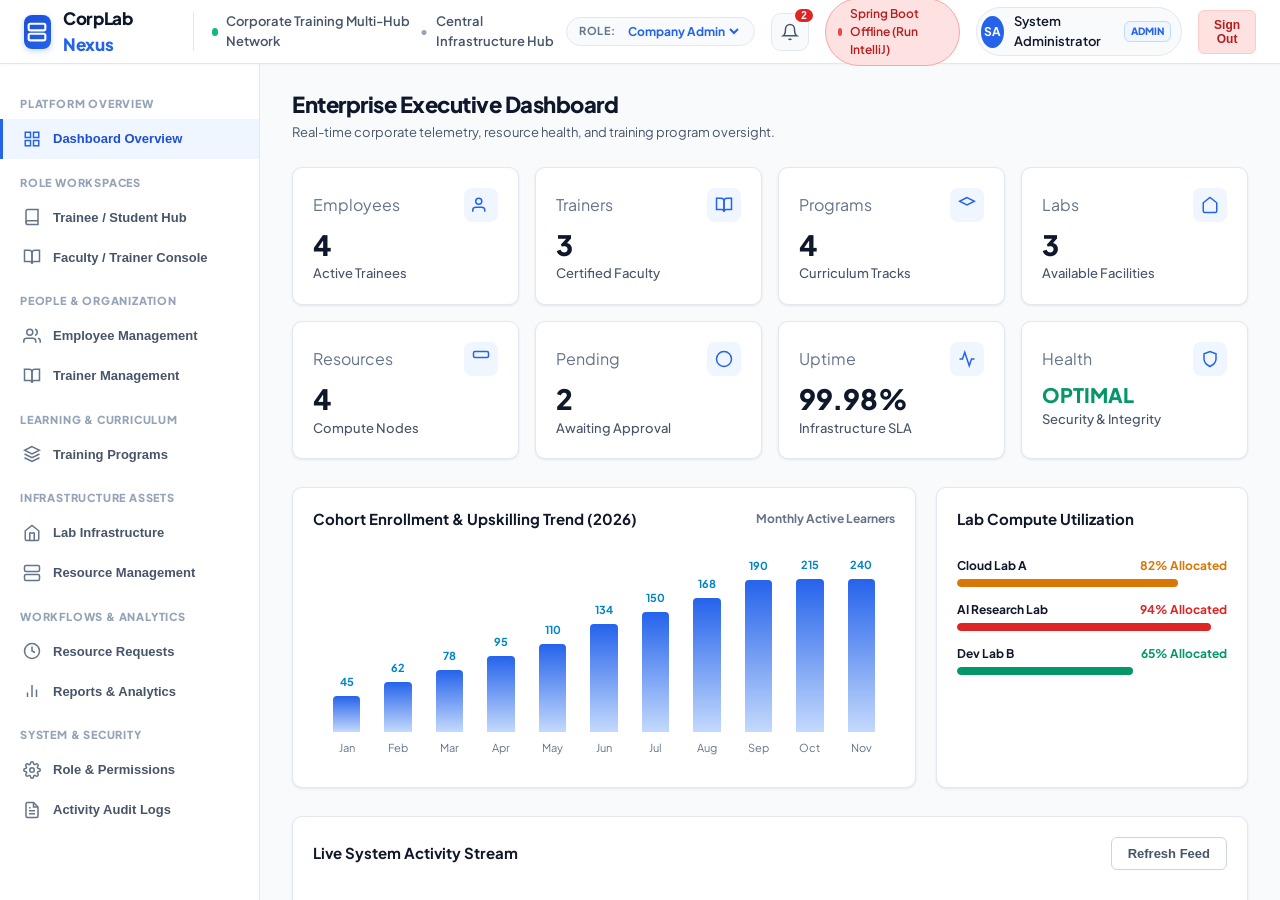
<file: frontend/index.html>
<!DOCTYPE html>
<html lang="en">
<head>
    <meta charset="UTF-8">
    <meta http-equiv="refresh" content="0; url=dashboard.html">
    <title>CorpLab Nexus | Redirecting...</title>
</head>
<body>
    <p>Redirecting to <a href="dashboard.html">CorpLab Nexus Dashboard</a>...</p>
</body>
</html>
</file>
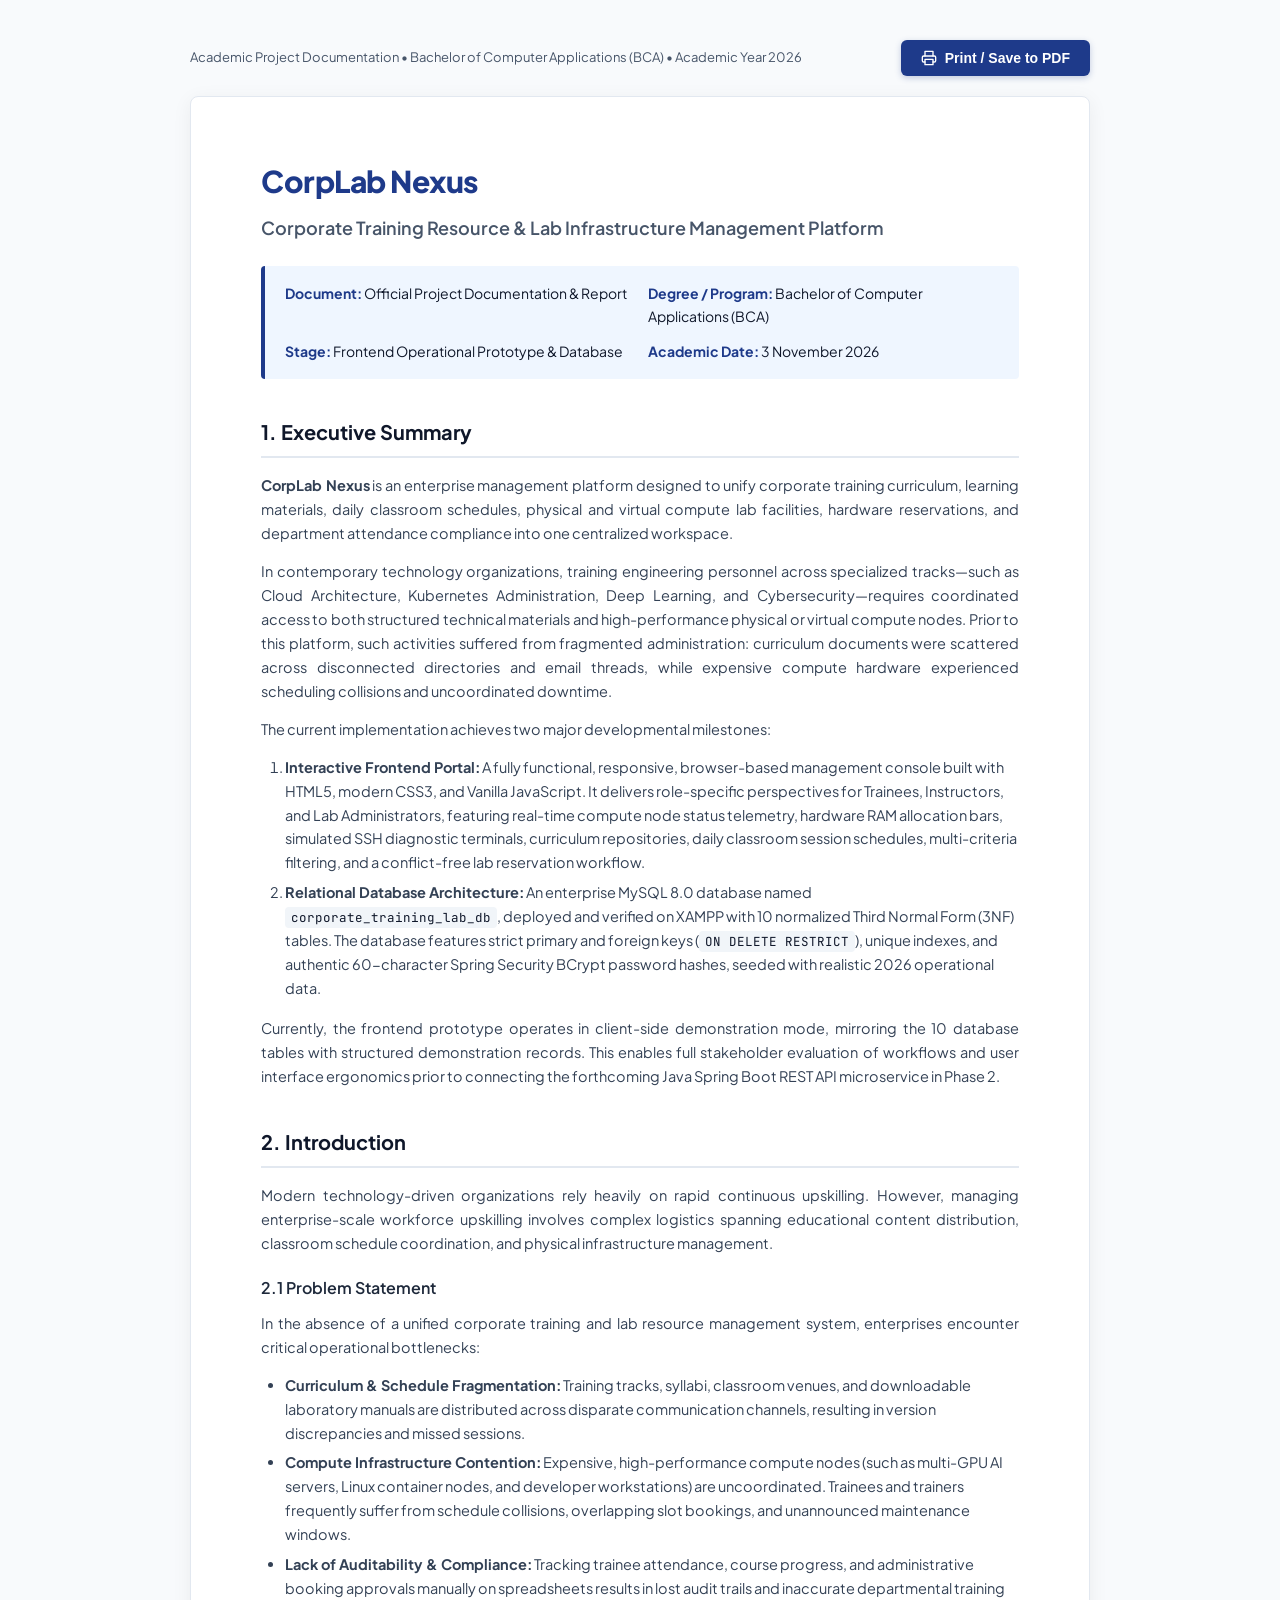
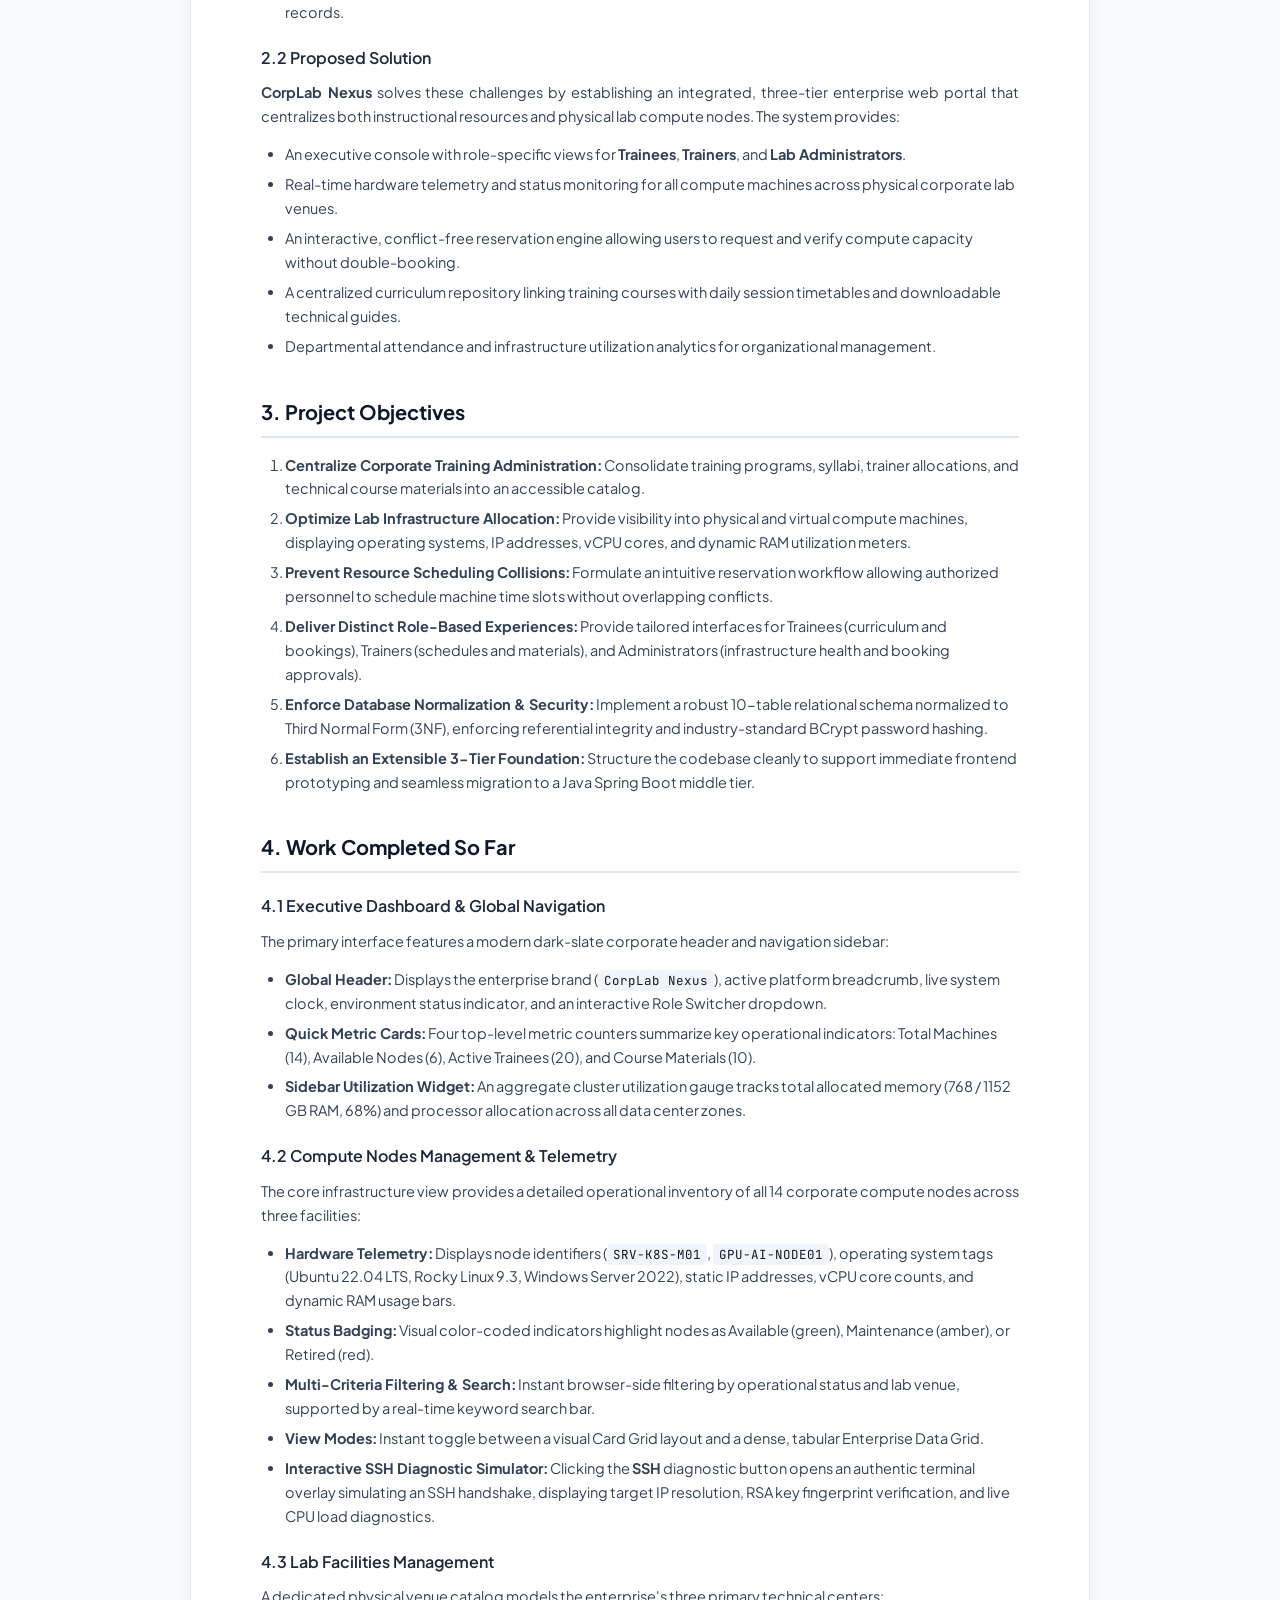
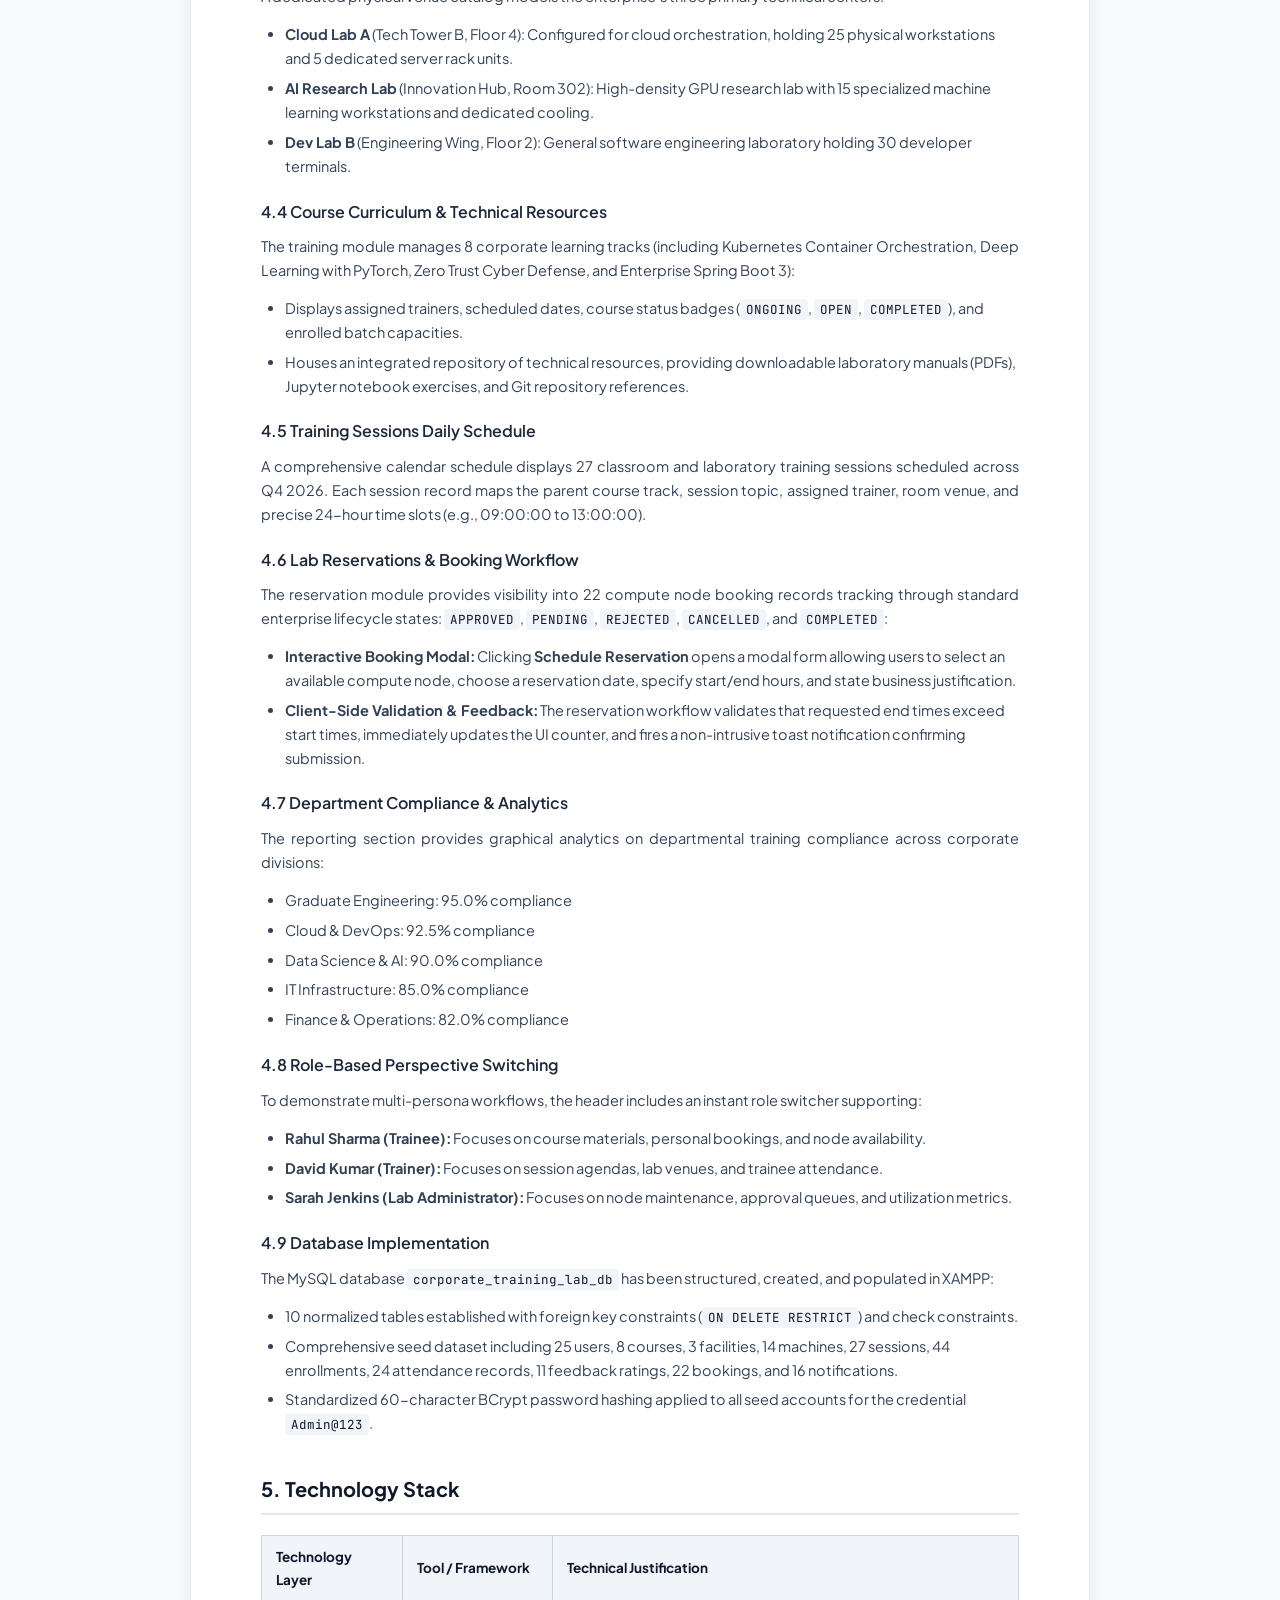
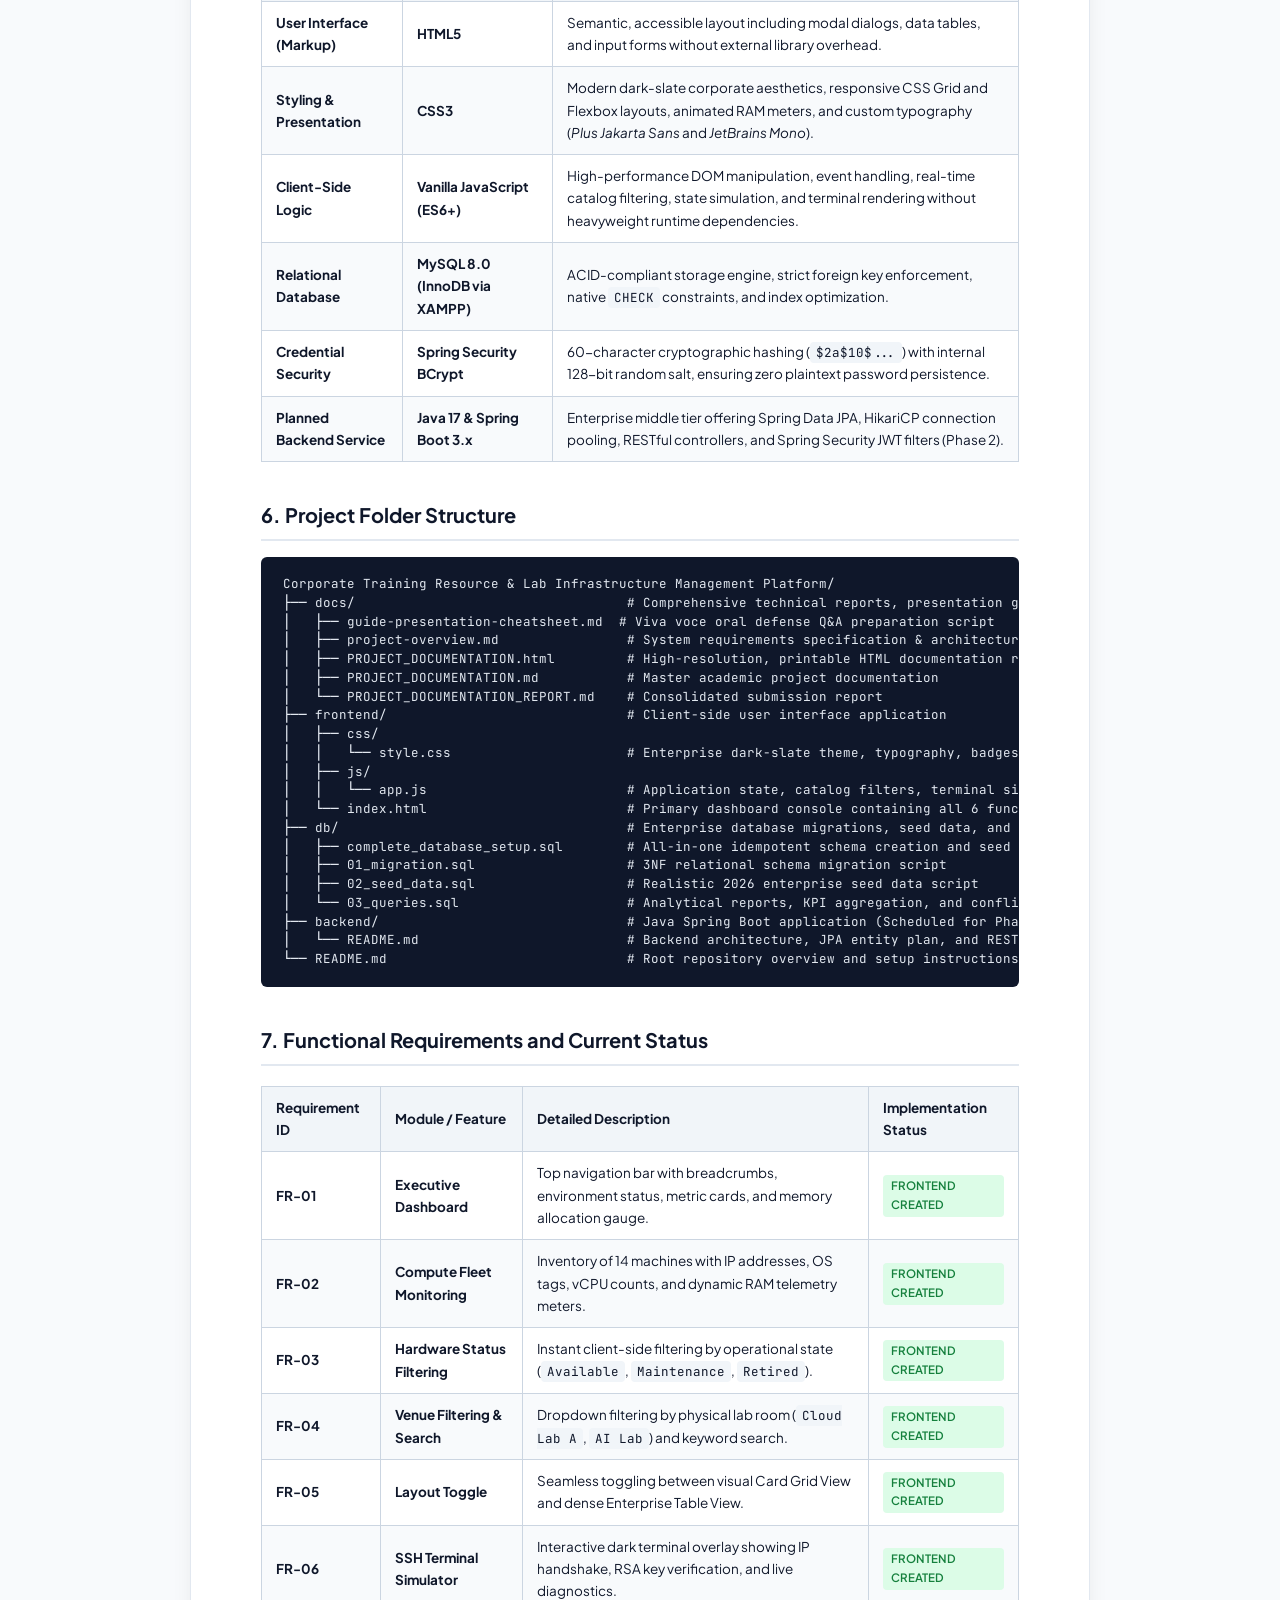
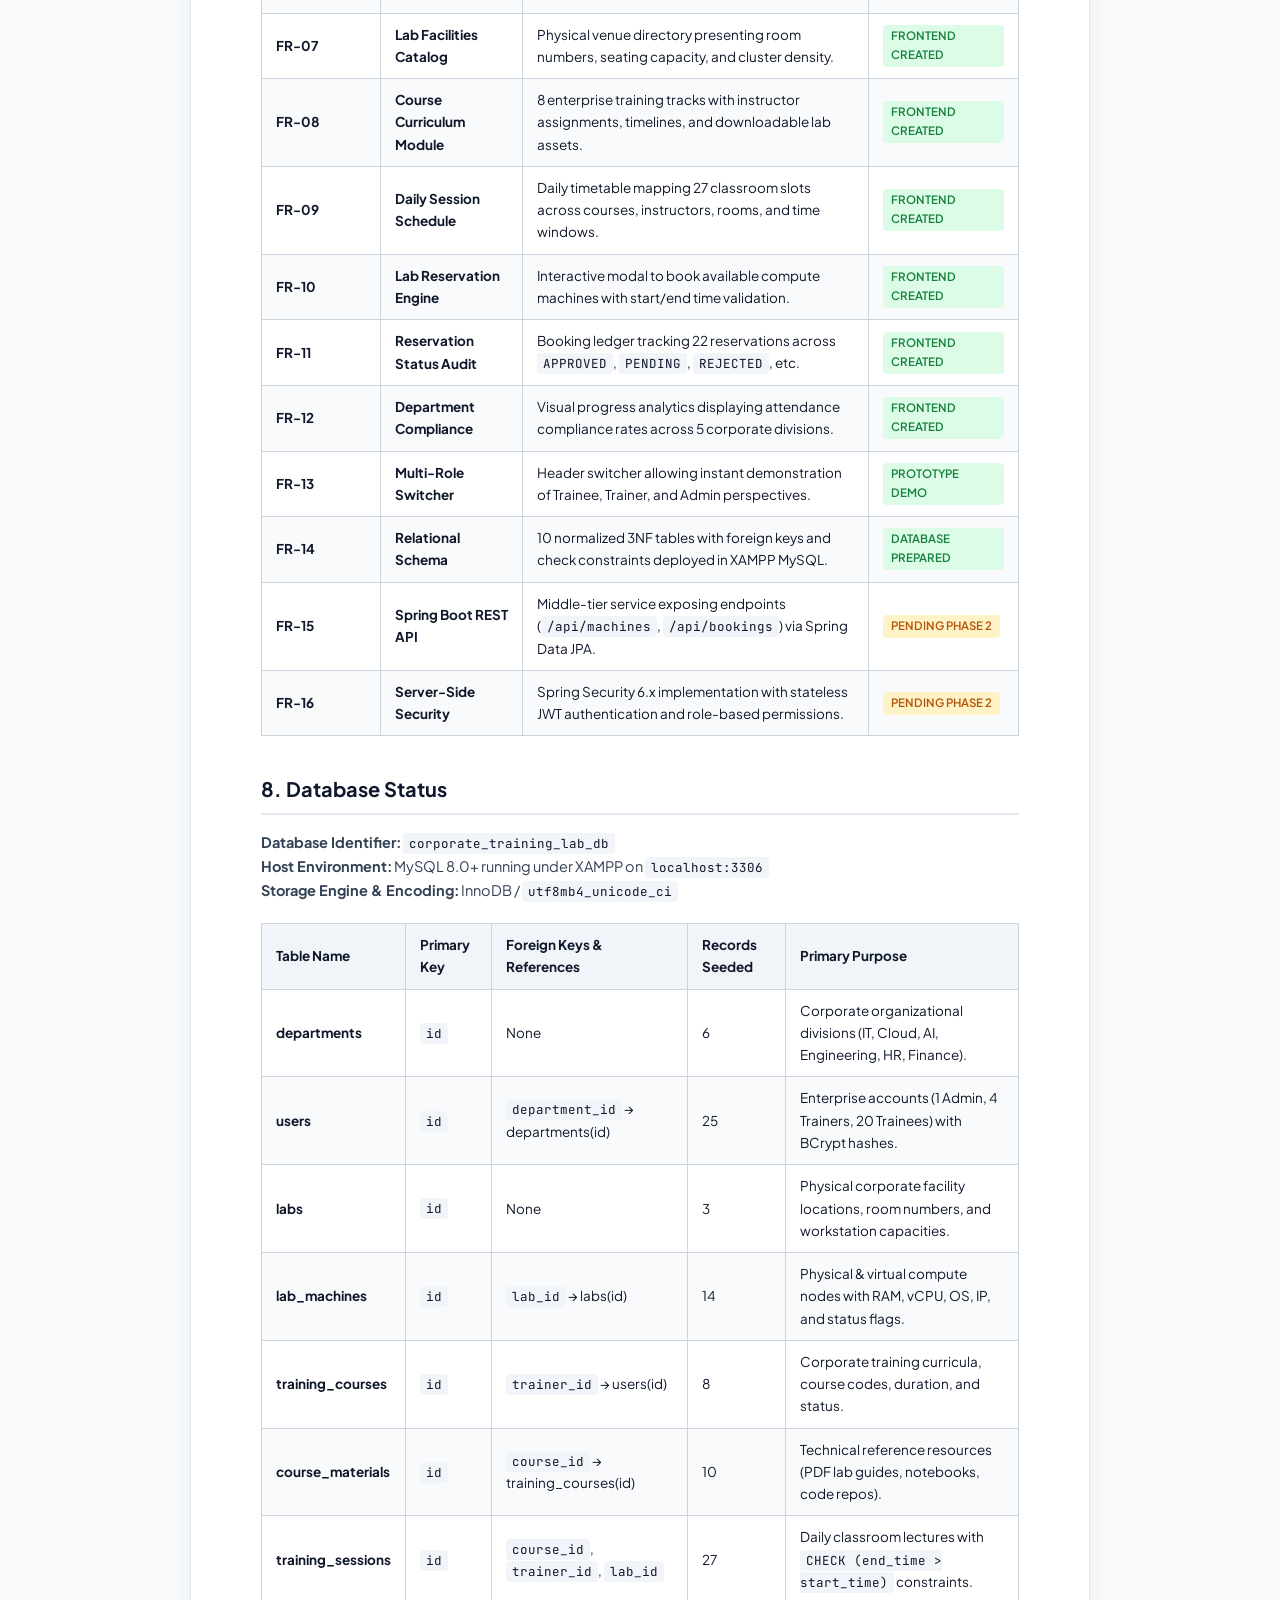
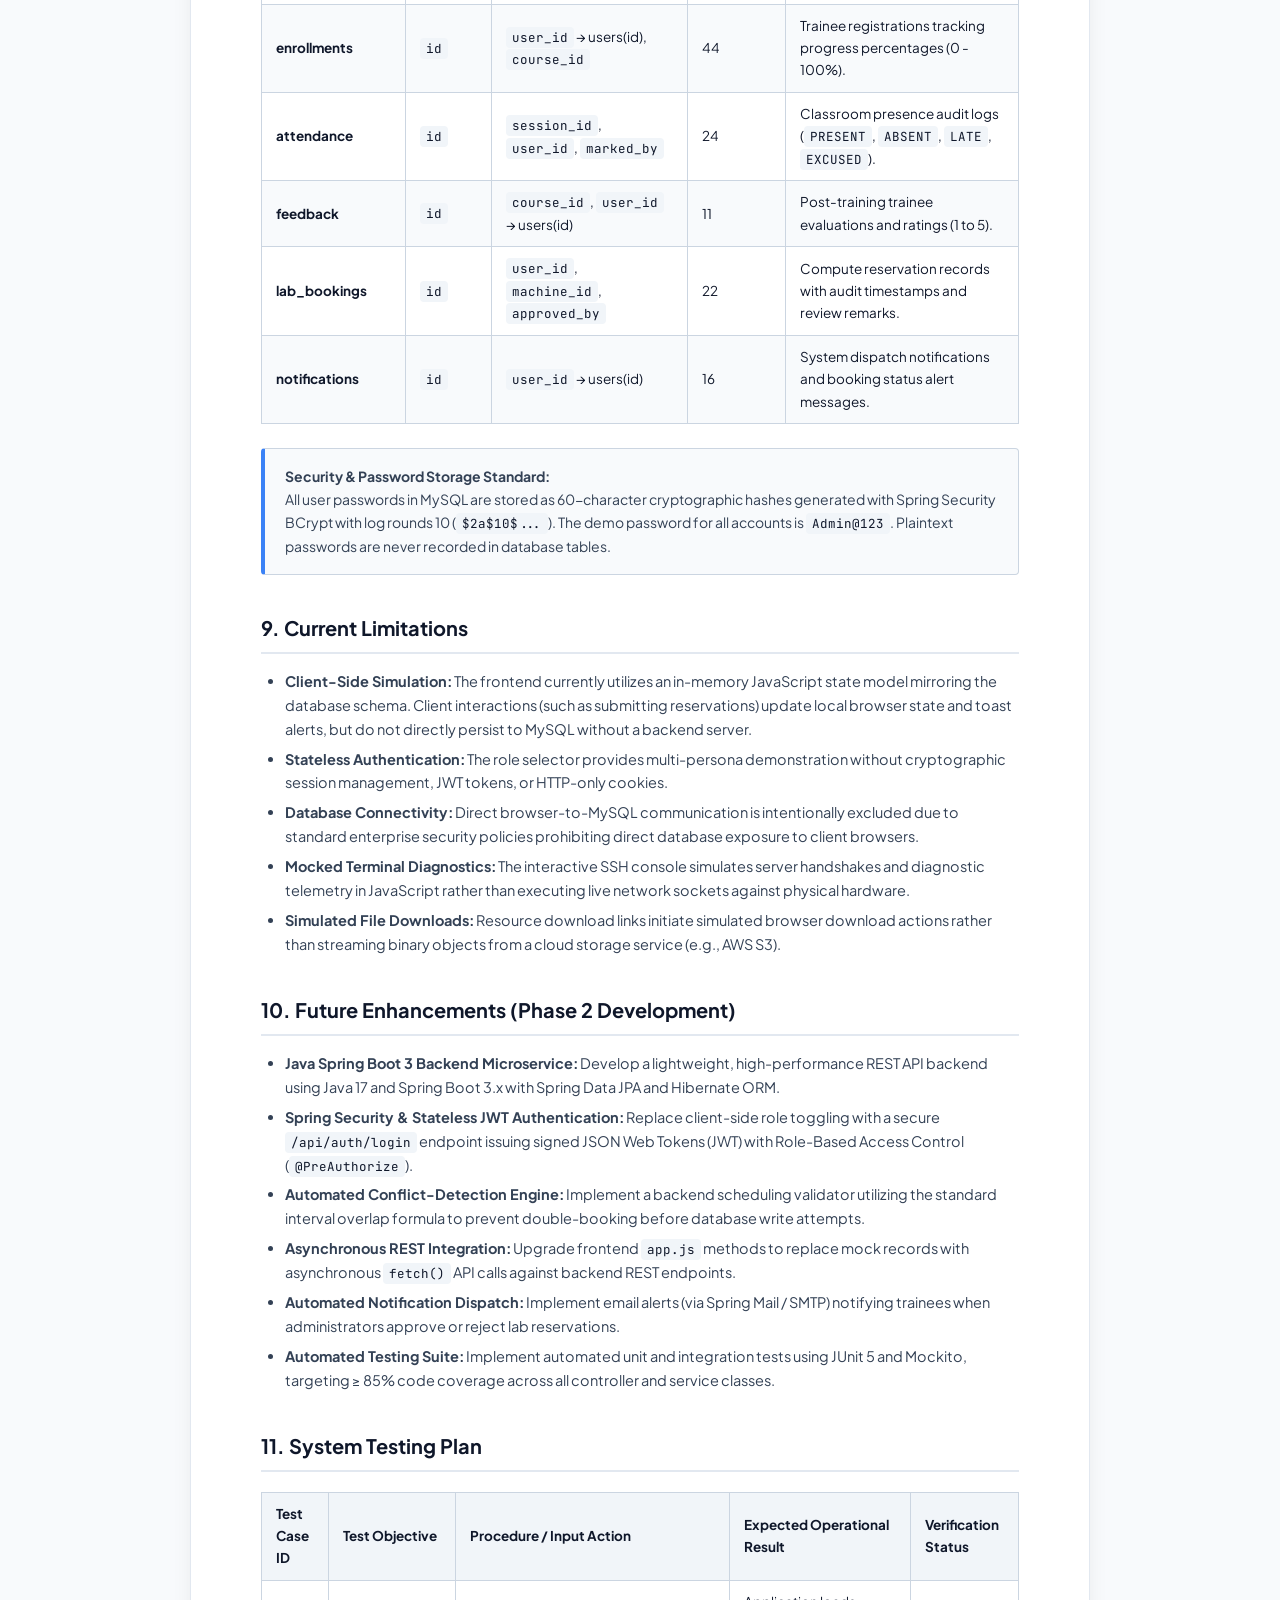
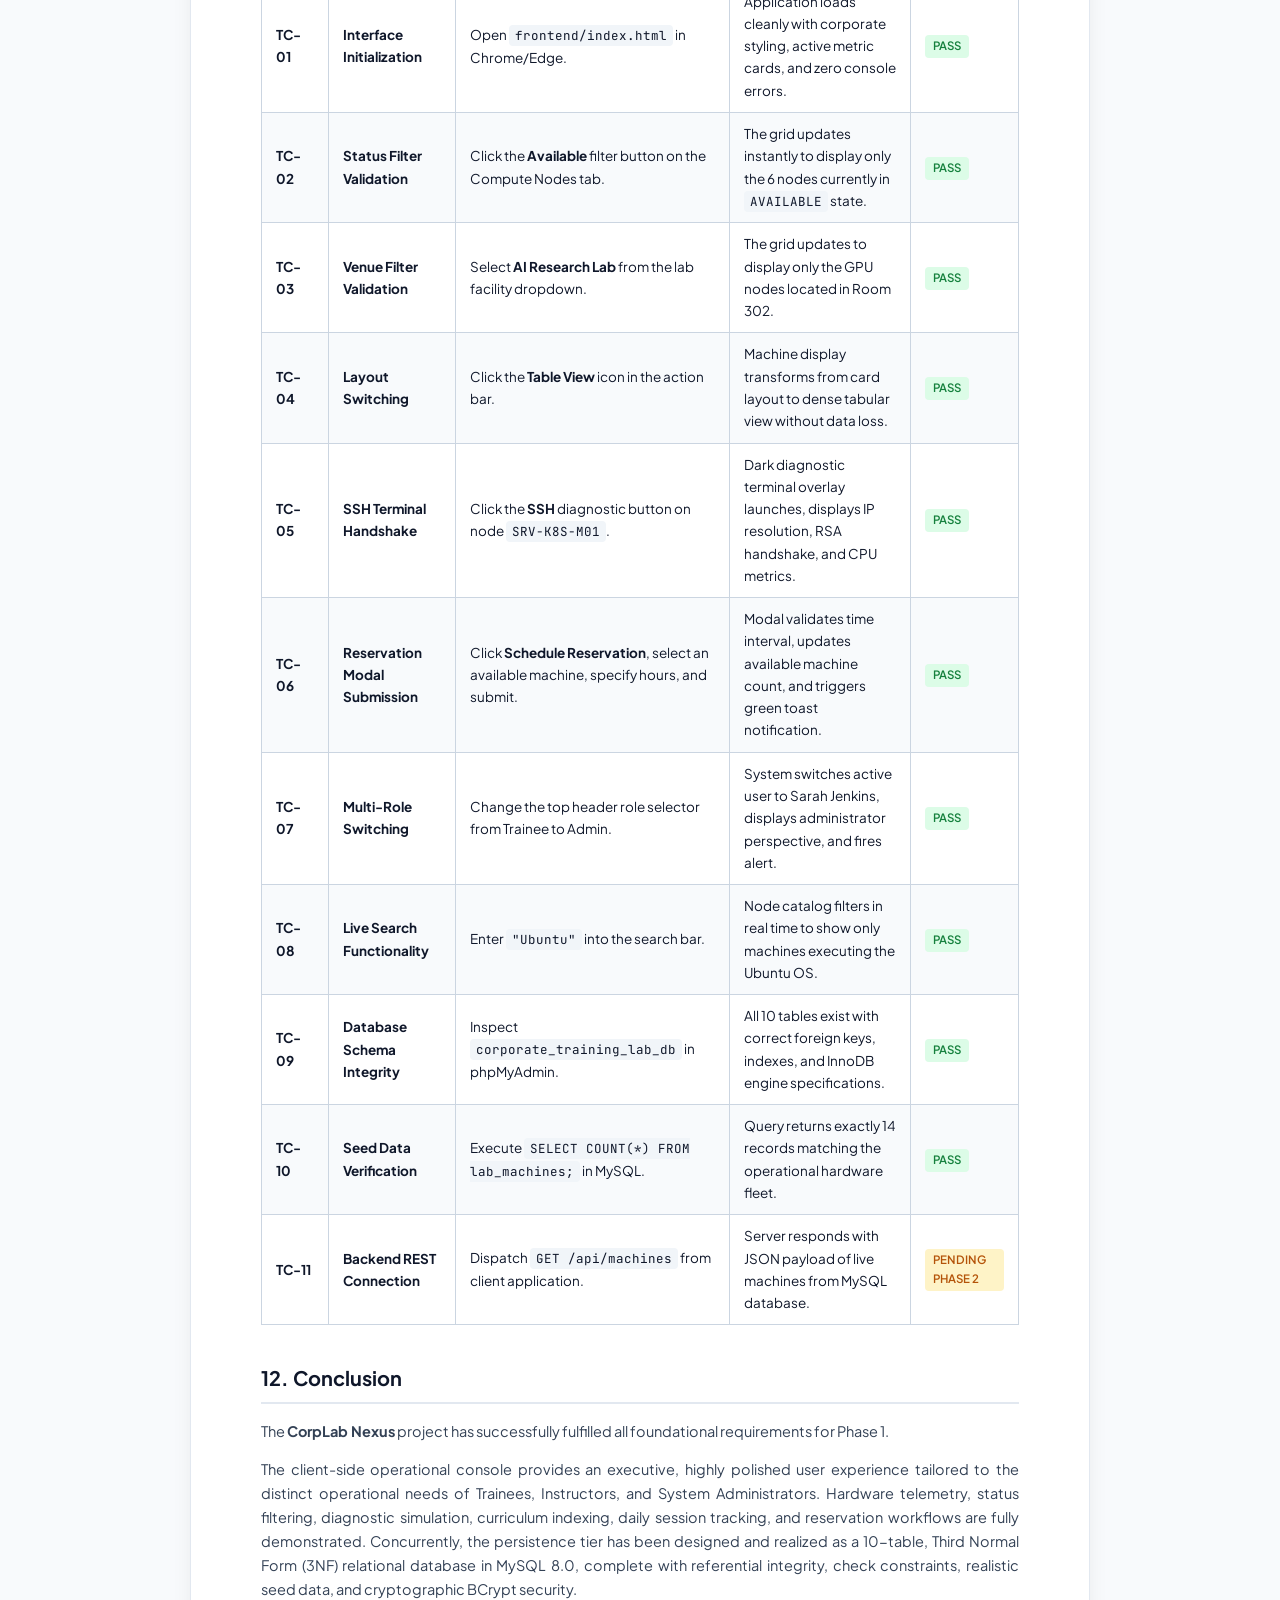
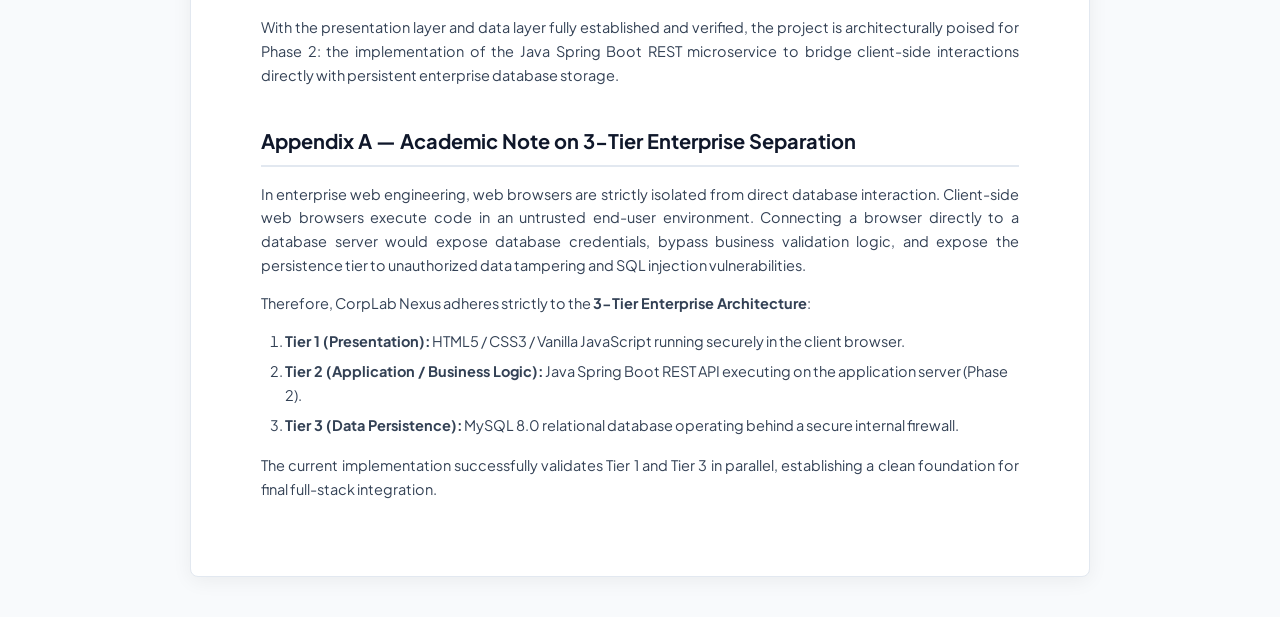
<file: docs/PROJECT_DOCUMENTATION.html>
<!DOCTYPE html>
<html lang="en">
<head>
    <meta charset="UTF-8">
    <meta name="viewport" content="width=device-width, initial-scale=1.0">
    <title>CorpLab Nexus | Official Project Documentation</title>
    <link rel="preconnect" href="https://fonts.googleapis.com">
    <link rel="preconnect" href="https://fonts.gstatic.com" crossorigin>
    <link href="https://fonts.googleapis.com/css2?family=Plus+Jakarta+Sans:wght@400;500;600;700;800&family=JetBrains+Mono:wght@400;500;600&display=swap" rel="stylesheet">
    <style>
        :root {
            --primary: #1e3a8a;
            --primary-light: #3b82f6;
            --primary-subtle: #eff6ff;
            --text-main: #0f172a;
            --text-muted: #475569;
            --border-color: #cbd5e1;
            --border-subtle: #e2e8f0;
            --bg-page: #f8fafc;
            --bg-card: #ffffff;
            --success-badge: #059669;
            --warning-badge: #d97706;
        }

        * {
            box-sizing: border-box;
            margin: 0;
            padding: 0;
        }

        body {
            font-family: 'Plus Jakarta Sans', -apple-system, BlinkMacSystemFont, "Segoe UI", Roboto, sans-serif;
            color: var(--text-main);
            background-color: var(--bg-page);
            line-height: 1.65;
            padding: 40px 20px;
        }

        .document-wrapper {
            max-width: 900px;
            margin: 0 auto;
            background: var(--bg-card);
            padding: 60px 70px;
            box-shadow: 0 4px 20px rgba(0, 0, 0, 0.06);
            border-radius: 8px;
            border: 1px solid var(--border-subtle);
        }

        /* Print button bar */
        .action-bar {
            max-width: 900px;
            margin: 0 auto 20px auto;
            display: flex;
            justify-content: space-between;
            align-items: center;
        }

        .btn-print {
            background-color: var(--primary);
            color: white;
            border: none;
            padding: 10px 20px;
            font-size: 14px;
            font-weight: 600;
            border-radius: 6px;
            cursor: pointer;
            display: inline-flex;
            align-items: center;
            gap: 8px;
            box-shadow: 0 2px 6px rgba(30, 58, 138, 0.25);
            transition: all 0.2s ease;
        }

        .btn-print:hover {
            background-color: var(--primary-light);
        }

        .doc-meta-banner {
            font-size: 13px;
            color: var(--text-muted);
        }

        /* Typography */
        h1.project-title {
            font-size: 30px;
            font-weight: 800;
            color: var(--primary);
            margin-bottom: 6px;
            letter-spacing: -0.5px;
        }

        h2.project-subtitle {
            font-size: 18px;
            font-weight: 600;
            color: var(--text-muted);
            margin-bottom: 24px;
        }

        .meta-grid {
            display: grid;
            grid-template-columns: repeat(2, 1fr);
            gap: 12px;
            background-color: var(--primary-subtle);
            border-left: 4px solid var(--primary);
            padding: 16px 20px;
            border-radius: 4px;
            margin-bottom: 35px;
            font-size: 14px;
        }

        .meta-item strong {
            color: var(--primary);
        }

        h2.section-heading {
            font-size: 20px;
            font-weight: 700;
            color: #0f172a;
            border-bottom: 2px solid var(--border-subtle);
            padding-bottom: 8px;
            margin-top: 36px;
            margin-bottom: 16px;
        }

        h3.sub-heading {
            font-size: 16px;
            font-weight: 600;
            color: #1e293b;
            margin-top: 20px;
            margin-bottom: 10px;
        }

        p {
            font-size: 14.5px;
            margin-bottom: 14px;
            color: #334155;
            text-align: justify;
        }

        ul, ol {
            margin-left: 24px;
            margin-bottom: 16px;
            font-size: 14.5px;
            color: #334155;
        }

        li {
            margin-bottom: 6px;
        }

        /* Tables */
        table {
            width: 100%;
            border-collapse: collapse;
            margin: 20px 0 24px 0;
            font-size: 13.5px;
        }

        th, td {
            border: 1px solid var(--border-color);
            padding: 10px 14px;
            text-align: left;
        }

        th {
            background-color: #f1f5f9;
            color: #0f172a;
            font-weight: 700;
        }

        tr:nth-child(even) {
            background-color: #f8fafc;
        }

        /* Badges */
        .badge {
            display: inline-block;
            padding: 2px 8px;
            border-radius: 4px;
            font-size: 11.5px;
            font-weight: 600;
            text-transform: uppercase;
        }

        .badge-done {
            background-color: #dcfce7;
            color: #15803d;
        }

        .badge-pending {
            background-color: #fef3c7;
            color: #b45309;
        }

        .badge-code {
            font-family: 'JetBrains Mono', monospace;
            background-color: #f1f5f9;
            color: #0f172a;
            padding: 2px 6px;
            border-radius: 4px;
            font-size: 12.5px;
        }

        /* ASCII Tree & Code Blocks */
        pre.tree-block {
            font-family: 'JetBrains Mono', monospace;
            background-color: #0f172a;
            color: #e2e8f0;
            padding: 18px 22px;
            border-radius: 6px;
            font-size: 12.5px;
            line-height: 1.5;
            overflow-x: auto;
            margin: 16px 0 24px 0;
        }

        /* Callout Box */
        .callout-box {
            background-color: #f8fafc;
            border: 1px solid var(--border-color);
            border-left: 4px solid var(--primary-light);
            padding: 16px 20px;
            border-radius: 4px;
            margin: 20px 0;
            font-size: 14px;
            color: #334155;
        }

        /* Print Media Styles */
        @media print {
            body {
                background: white;
                padding: 0;
            }

            .action-bar {
                display: none;
            }

            .document-wrapper {
                box-shadow: none;
                border: none;
                padding: 0;
                max-width: 100%;
            }

            h2.section-heading {
                page-break-after: avoid;
            }

            table {
                page-break-inside: avoid;
            }
        }
    </style>
</head>
<body>

    <div class="action-bar">
        <div class="doc-meta-banner">
            Academic Project Documentation &bull; Bachelor of Computer Applications (BCA) &bull; Academic Year 2026
        </div>
        <button class="btn-print" onclick="window.print()">
            <svg width="16" height="16" viewBox="0 0 24 24" fill="none" stroke="currentColor" stroke-width="2" stroke-linecap="round" stroke-linejoin="round">
                <polyline points="6 9 6 2 18 2 18 9"></polyline>
                <path d="M6 18H4a2 2 0 0 1-2-2v-5a2 2 0 0 1 2-2h16a2 2 0 0 1 2 2v5a2 2 0 0 1-2 2h-2"></path>
                <rect x="6" y="14" width="12" height="8"></rect>
            </svg>
            Print / Save to PDF
        </button>
    </div>

    <div class="document-wrapper">

        <h1 class="project-title">CorpLab Nexus</h1>
        <h2 class="project-subtitle">Corporate Training Resource & Lab Infrastructure Management Platform</h2>

        <div class="meta-grid">
            <div class="meta-item"><strong>Document:</strong> Official Project Documentation & Report</div>
            <div class="meta-item"><strong>Degree / Program:</strong> Bachelor of Computer Applications (BCA)</div>
            <div class="meta-item"><strong>Stage:</strong> Frontend Operational Prototype & Database</div>
            <div class="meta-item"><strong>Academic Date:</strong> 3 November 2026</div>
        </div>

        <h2 class="section-heading">1. Executive Summary</h2>
        <p>
            <strong>CorpLab Nexus</strong> is an enterprise management platform designed to unify corporate training curriculum, learning materials, daily classroom schedules, physical and virtual compute lab facilities, hardware reservations, and department attendance compliance into one centralized workspace.
        </p>
        <p>
            In contemporary technology organizations, training engineering personnel across specialized tracks—such as Cloud Architecture, Kubernetes Administration, Deep Learning, and Cybersecurity—requires coordinated access to both structured technical materials and high-performance physical or virtual compute nodes. Prior to this platform, such activities suffered from fragmented administration: curriculum documents were scattered across disconnected directories and email threads, while expensive compute hardware experienced scheduling collisions and uncoordinated downtime.
        </p>
        <p>
            The current implementation achieves two major developmental milestones:
        </p>
        <ol>
            <li><strong>Interactive Frontend Portal:</strong> A fully functional, responsive, browser-based management console built with HTML5, modern CSS3, and Vanilla JavaScript. It delivers role-specific perspectives for Trainees, Instructors, and Lab Administrators, featuring real-time compute node status telemetry, hardware RAM allocation bars, simulated SSH diagnostic terminals, curriculum repositories, daily classroom session schedules, multi-criteria filtering, and a conflict-free lab reservation workflow.</li>
            <li><strong>Relational Database Architecture:</strong> An enterprise MySQL 8.0 database named <span class="badge-code">corporate_training_lab_db</span>, deployed and verified on XAMPP with 10 normalized Third Normal Form (3NF) tables. The database features strict primary and foreign keys (<span class="badge-code">ON DELETE RESTRICT</span>), unique indexes, and authentic 60-character Spring Security BCrypt password hashes, seeded with realistic 2026 operational data.</li>
        </ol>
        <p>
            Currently, the frontend prototype operates in client-side demonstration mode, mirroring the 10 database tables with structured demonstration records. This enables full stakeholder evaluation of workflows and user interface ergonomics prior to connecting the forthcoming Java Spring Boot REST API microservice in Phase 2.
        </p>

        <h2 class="section-heading">2. Introduction</h2>
        <p>
            Modern technology-driven organizations rely heavily on rapid continuous upskilling. However, managing enterprise-scale workforce upskilling involves complex logistics spanning educational content distribution, classroom schedule coordination, and physical infrastructure management.
        </p>

        <h3 class="sub-heading">2.1 Problem Statement</h3>
        <p>
            In the absence of a unified corporate training and lab resource management system, enterprises encounter critical operational bottlenecks:
        </p>
        <ul>
            <li><strong>Curriculum & Schedule Fragmentation:</strong> Training tracks, syllabi, classroom venues, and downloadable laboratory manuals are distributed across disparate communication channels, resulting in version discrepancies and missed sessions.</li>
            <li><strong>Compute Infrastructure Contention:</strong> Expensive, high-performance compute nodes (such as multi-GPU AI servers, Linux container nodes, and developer workstations) are uncoordinated. Trainees and trainers frequently suffer from schedule collisions, overlapping slot bookings, and unannounced maintenance windows.</li>
            <li><strong>Lack of Auditability & Compliance:</strong> Tracking trainee attendance, course progress, and administrative booking approvals manually on spreadsheets results in lost audit trails and inaccurate departmental training records.</li>
        </ul>

        <h3 class="sub-heading">2.2 Proposed Solution</h3>
        <p>
            <strong>CorpLab Nexus</strong> solves these challenges by establishing an integrated, three-tier enterprise web portal that centralizes both instructional resources and physical lab compute nodes. The system provides:
        </p>
        <ul>
            <li>An executive console with role-specific views for <strong>Trainees</strong>, <strong>Trainers</strong>, and <strong>Lab Administrators</strong>.</li>
            <li>Real-time hardware telemetry and status monitoring for all compute machines across physical corporate lab venues.</li>
            <li>An interactive, conflict-free reservation engine allowing users to request and verify compute capacity without double-booking.</li>
            <li>A centralized curriculum repository linking training courses with daily session timetables and downloadable technical guides.</li>
            <li>Departmental attendance and infrastructure utilization analytics for organizational management.</li>
        </ul>

        <h2 class="section-heading">3. Project Objectives</h2>
        <ol>
            <li><strong>Centralize Corporate Training Administration:</strong> Consolidate training programs, syllabi, trainer allocations, and technical course materials into an accessible catalog.</li>
            <li><strong>Optimize Lab Infrastructure Allocation:</strong> Provide visibility into physical and virtual compute machines, displaying operating systems, IP addresses, vCPU cores, and dynamic RAM utilization meters.</li>
            <li><strong>Prevent Resource Scheduling Collisions:</strong> Formulate an intuitive reservation workflow allowing authorized personnel to schedule machine time slots without overlapping conflicts.</li>
            <li><strong>Deliver Distinct Role-Based Experiences:</strong> Provide tailored interfaces for Trainees (curriculum and bookings), Trainers (schedules and materials), and Administrators (infrastructure health and booking approvals).</li>
            <li><strong>Enforce Database Normalization & Security:</strong> Implement a robust 10-table relational schema normalized to Third Normal Form (3NF), enforcing referential integrity and industry-standard BCrypt password hashing.</li>
            <li><strong>Establish an Extensible 3-Tier Foundation:</strong> Structure the codebase cleanly to support immediate frontend prototyping and seamless migration to a Java Spring Boot middle tier.</li>
        </ol>

        <h2 class="section-heading">4. Work Completed So Far</h2>

        <h3 class="sub-heading">4.1 Executive Dashboard & Global Navigation</h3>
        <p>
            The primary interface features a modern dark-slate corporate header and navigation sidebar:
        </p>
        <ul>
            <li><strong>Global Header:</strong> Displays the enterprise brand (<span class="badge-code">CorpLab Nexus</span>), active platform breadcrumb, live system clock, environment status indicator, and an interactive Role Switcher dropdown.</li>
            <li><strong>Quick Metric Cards:</strong> Four top-level metric counters summarize key operational indicators: Total Machines (14), Available Nodes (6), Active Trainees (20), and Course Materials (10).</li>
            <li><strong>Sidebar Utilization Widget:</strong> An aggregate cluster utilization gauge tracks total allocated memory (768 / 1152 GB RAM, 68%) and processor allocation across all data center zones.</li>
        </ul>

        <h3 class="sub-heading">4.2 Compute Nodes Management & Telemetry</h3>
        <p>
            The core infrastructure view provides a detailed operational inventory of all 14 corporate compute nodes across three facilities:
        </p>
        <ul>
            <li><strong>Hardware Telemetry:</strong> Displays node identifiers (<span class="badge-code">SRV-K8S-M01</span>, <span class="badge-code">GPU-AI-NODE01</span>), operating system tags (Ubuntu 22.04 LTS, Rocky Linux 9.3, Windows Server 2022), static IP addresses, vCPU core counts, and dynamic RAM usage bars.</li>
            <li><strong>Status Badging:</strong> Visual color-coded indicators highlight nodes as Available (green), Maintenance (amber), or Retired (red).</li>
            <li><strong>Multi-Criteria Filtering & Search:</strong> Instant browser-side filtering by operational status and lab venue, supported by a real-time keyword search bar.</li>
            <li><strong>View Modes:</strong> Instant toggle between a visual Card Grid layout and a dense, tabular Enterprise Data Grid.</li>
            <li><strong>Interactive SSH Diagnostic Simulator:</strong> Clicking the <strong>SSH</strong> diagnostic button opens an authentic terminal overlay simulating an SSH handshake, displaying target IP resolution, RSA key fingerprint verification, and live CPU load diagnostics.</li>
        </ul>

        <h3 class="sub-heading">4.3 Lab Facilities Management</h3>
        <p>
            A dedicated physical venue catalog models the enterprise's three primary technical centers:
        </p>
        <ul>
            <li><strong>Cloud Lab A</strong> (Tech Tower B, Floor 4): Configured for cloud orchestration, holding 25 physical workstations and 5 dedicated server rack units.</li>
            <li><strong>AI Research Lab</strong> (Innovation Hub, Room 302): High-density GPU research lab with 15 specialized machine learning workstations and dedicated cooling.</li>
            <li><strong>Dev Lab B</strong> (Engineering Wing, Floor 2): General software engineering laboratory holding 30 developer terminals.</li>
        </ul>

        <h3 class="sub-heading">4.4 Course Curriculum & Technical Resources</h3>
        <p>
            The training module manages 8 corporate learning tracks (including Kubernetes Container Orchestration, Deep Learning with PyTorch, Zero Trust Cyber Defense, and Enterprise Spring Boot 3):
        </p>
        <ul>
            <li>Displays assigned trainers, scheduled dates, course status badges (<span class="badge-code">ONGOING</span>, <span class="badge-code">OPEN</span>, <span class="badge-code">COMPLETED</span>), and enrolled batch capacities.</li>
            <li>Houses an integrated repository of technical resources, providing downloadable laboratory manuals (PDFs), Jupyter notebook exercises, and Git repository references.</li>
        </ul>

        <h3 class="sub-heading">4.5 Training Sessions Daily Schedule</h3>
        <p>
            A comprehensive calendar schedule displays 27 classroom and laboratory training sessions scheduled across Q4 2026. Each session record maps the parent course track, session topic, assigned trainer, room venue, and precise 24-hour time slots (e.g., 09:00:00 to 13:00:00).
        </p>

        <h3 class="sub-heading">4.6 Lab Reservations & Booking Workflow</h3>
        <p>
            The reservation module provides visibility into 22 compute node booking records tracking through standard enterprise lifecycle states: <span class="badge-code">APPROVED</span>, <span class="badge-code">PENDING</span>, <span class="badge-code">REJECTED</span>, <span class="badge-code">CANCELLED</span>, and <span class="badge-code">COMPLETED</span>:
        </p>
        <ul>
            <li><strong>Interactive Booking Modal:</strong> Clicking <strong>Schedule Reservation</strong> opens a modal form allowing users to select an available compute node, choose a reservation date, specify start/end hours, and state business justification.</li>
            <li><strong>Client-Side Validation & Feedback:</strong> The reservation workflow validates that requested end times exceed start times, immediately updates the UI counter, and fires a non-intrusive toast notification confirming submission.</li>
        </ul>

        <h3 class="sub-heading">4.7 Department Compliance & Analytics</h3>
        <p>
            The reporting section provides graphical analytics on departmental training compliance across corporate divisions:
        </p>
        <ul>
            <li>Graduate Engineering: 95.0% compliance</li>
            <li>Cloud & DevOps: 92.5% compliance</li>
            <li>Data Science & AI: 90.0% compliance</li>
            <li>IT Infrastructure: 85.0% compliance</li>
            <li>Finance & Operations: 82.0% compliance</li>
        </ul>

        <h3 class="sub-heading">4.8 Role-Based Perspective Switching</h3>
        <p>
            To demonstrate multi-persona workflows, the header includes an instant role switcher supporting:
        </p>
        <ul>
            <li><strong>Rahul Sharma (Trainee):</strong> Focuses on course materials, personal bookings, and node availability.</li>
            <li><strong>David Kumar (Trainer):</strong> Focuses on session agendas, lab venues, and trainee attendance.</li>
            <li><strong>Sarah Jenkins (Lab Administrator):</strong> Focuses on node maintenance, approval queues, and utilization metrics.</li>
        </ul>

        <h3 class="sub-heading">4.9 Database Implementation</h3>
        <p>
            The MySQL database <span class="badge-code">corporate_training_lab_db</span> has been structured, created, and populated in XAMPP:
        </p>
        <ul>
            <li>10 normalized tables established with foreign key constraints (<span class="badge-code">ON DELETE RESTRICT</span>) and check constraints.</li>
            <li>Comprehensive seed dataset including 25 users, 8 courses, 3 facilities, 14 machines, 27 sessions, 44 enrollments, 24 attendance records, 11 feedback ratings, 22 bookings, and 16 notifications.</li>
            <li>Standardized 60-character BCrypt password hashing applied to all seed accounts for the credential <span class="badge-code">Admin@123</span>.</li>
        </ul>

        <h2 class="section-heading">5. Technology Stack</h2>
        <table>
            <thead>
                <tr>
                    <th>Technology Layer</th>
                    <th>Tool / Framework</th>
                    <th>Technical Justification</th>
                </tr>
            </thead>
            <tbody>
                <tr>
                    <td><strong>User Interface (Markup)</strong></td>
                    <td><strong>HTML5</strong></td>
                    <td>Semantic, accessible layout including modal dialogs, data tables, and input forms without external library overhead.</td>
                </tr>
                <tr>
                    <td><strong>Styling & Presentation</strong></td>
                    <td><strong>CSS3</strong></td>
                    <td>Modern dark-slate corporate aesthetics, responsive CSS Grid and Flexbox layouts, animated RAM meters, and custom typography (<em>Plus Jakarta Sans</em> and <em>JetBrains Mono</em>).</td>
                </tr>
                <tr>
                    <td><strong>Client-Side Logic</strong></td>
                    <td><strong>Vanilla JavaScript (ES6+)</strong></td>
                    <td>High-performance DOM manipulation, event handling, real-time catalog filtering, state simulation, and terminal rendering without heavyweight runtime dependencies.</td>
                </tr>
                <tr>
                    <td><strong>Relational Database</strong></td>
                    <td><strong>MySQL 8.0 (InnoDB via XAMPP)</strong></td>
                    <td>ACID-compliant storage engine, strict foreign key enforcement, native <span class="badge-code">CHECK</span> constraints, and index optimization.</td>
                </tr>
                <tr>
                    <td><strong>Credential Security</strong></td>
                    <td><strong>Spring Security BCrypt</strong></td>
                    <td>60-character cryptographic hashing (<span class="badge-code">$2a$10$...</span>) with internal 128-bit random salt, ensuring zero plaintext password persistence.</td>
                </tr>
                <tr>
                    <td><strong>Planned Backend Service</strong></td>
                    <td><strong>Java 17 & Spring Boot 3.x</strong></td>
                    <td>Enterprise middle tier offering Spring Data JPA, HikariCP connection pooling, RESTful controllers, and Spring Security JWT filters (Phase 2).</td>
                </tr>
            </tbody>
        </table>

        <h2 class="section-heading">6. Project Folder Structure</h2>
        <pre class="tree-block">Corporate Training Resource & Lab Infrastructure Management Platform/
├── docs/                                  # Comprehensive technical reports, presentation guides, and requirements
│   ├── guide-presentation-cheatsheet.md  # Viva voce oral defense Q&A preparation script
│   ├── project-overview.md                # System requirements specification & architectural overview
│   ├── PROJECT_DOCUMENTATION.html         # High-resolution, printable HTML documentation report (this document)
│   ├── PROJECT_DOCUMENTATION.md           # Master academic project documentation
│   └── PROJECT_DOCUMENTATION_REPORT.md    # Consolidated submission report
├── frontend/                              # Client-side user interface application
│   ├── css/
│   │   └── style.css                      # Enterprise dark-slate theme, typography, badges, and layout grid
│   ├── js/
│   │   └── app.js                         # Application state, catalog filters, terminal simulator, and reservation logic
│   └── index.html                         # Primary dashboard console containing all 6 functional views
├── db/                                    # Enterprise database migrations, seed data, and analytical scripts
│   ├── complete_database_setup.sql        # All-in-one idempotent schema creation and seed script (10 tables)
│   ├── 01_migration.sql                   # 3NF relational schema migration script
│   ├── 02_seed_data.sql                   # Realistic 2026 enterprise seed data script
│   └── 03_queries.sql                     # Analytical reports, KPI aggregation, and conflict detection queries
├── backend/                               # Java Spring Boot application (Scheduled for Phase 2)
│   └── README.md                          # Backend architecture, JPA entity plan, and REST API specification
└── README.md                              # Root repository overview and setup instructions</pre>

        <h2 class="section-heading">7. Functional Requirements and Current Status</h2>
        <table>
            <thead>
                <tr>
                    <th>Requirement ID</th>
                    <th>Module / Feature</th>
                    <th>Detailed Description</th>
                    <th>Implementation Status</th>
                </tr>
            </thead>
            <tbody>
                <tr>
                    <td><strong>FR-01</strong></td>
                    <td><strong>Executive Dashboard</strong></td>
                    <td>Top navigation bar with breadcrumbs, environment status, metric cards, and memory allocation gauge.</td>
                    <td><span class="badge badge-done">Frontend Created</span></td>
                </tr>
                <tr>
                    <td><strong>FR-02</strong></td>
                    <td><strong>Compute Fleet Monitoring</strong></td>
                    <td>Inventory of 14 machines with IP addresses, OS tags, vCPU counts, and dynamic RAM telemetry meters.</td>
                    <td><span class="badge badge-done">Frontend Created</span></td>
                </tr>
                <tr>
                    <td><strong>FR-03</strong></td>
                    <td><strong>Hardware Status Filtering</strong></td>
                    <td>Instant client-side filtering by operational state (<span class="badge-code">Available</span>, <span class="badge-code">Maintenance</span>, <span class="badge-code">Retired</span>).</td>
                    <td><span class="badge badge-done">Frontend Created</span></td>
                </tr>
                <tr>
                    <td><strong>FR-04</strong></td>
                    <td><strong>Venue Filtering & Search</strong></td>
                    <td>Dropdown filtering by physical lab room (<span class="badge-code">Cloud Lab A</span>, <span class="badge-code">AI Lab</span>) and keyword search.</td>
                    <td><span class="badge badge-done">Frontend Created</span></td>
                </tr>
                <tr>
                    <td><strong>FR-05</strong></td>
                    <td><strong>Layout Toggle</strong></td>
                    <td>Seamless toggling between visual Card Grid View and dense Enterprise Table View.</td>
                    <td><span class="badge badge-done">Frontend Created</span></td>
                </tr>
                <tr>
                    <td><strong>FR-06</strong></td>
                    <td><strong>SSH Terminal Simulator</strong></td>
                    <td>Interactive dark terminal overlay showing IP handshake, RSA key verification, and live diagnostics.</td>
                    <td><span class="badge badge-done">Frontend Created</span></td>
                </tr>
                <tr>
                    <td><strong>FR-07</strong></td>
                    <td><strong>Lab Facilities Catalog</strong></td>
                    <td>Physical venue directory presenting room numbers, seating capacity, and cluster density.</td>
                    <td><span class="badge badge-done">Frontend Created</span></td>
                </tr>
                <tr>
                    <td><strong>FR-08</strong></td>
                    <td><strong>Course Curriculum Module</strong></td>
                    <td>8 enterprise training tracks with instructor assignments, timelines, and downloadable lab assets.</td>
                    <td><span class="badge badge-done">Frontend Created</span></td>
                </tr>
                <tr>
                    <td><strong>FR-09</strong></td>
                    <td><strong>Daily Session Schedule</strong></td>
                    <td>Daily timetable mapping 27 classroom slots across courses, instructors, rooms, and time windows.</td>
                    <td><span class="badge badge-done">Frontend Created</span></td>
                </tr>
                <tr>
                    <td><strong>FR-10</strong></td>
                    <td><strong>Lab Reservation Engine</strong></td>
                    <td>Interactive modal to book available compute machines with start/end time validation.</td>
                    <td><span class="badge badge-done">Frontend Created</span></td>
                </tr>
                <tr>
                    <td><strong>FR-11</strong></td>
                    <td><strong>Reservation Status Audit</strong></td>
                    <td>Booking ledger tracking 22 reservations across <span class="badge-code">APPROVED</span>, <span class="badge-code">PENDING</span>, <span class="badge-code">REJECTED</span>, etc.</td>
                    <td><span class="badge badge-done">Frontend Created</span></td>
                </tr>
                <tr>
                    <td><strong>FR-12</strong></td>
                    <td><strong>Department Compliance</strong></td>
                    <td>Visual progress analytics displaying attendance compliance rates across 5 corporate divisions.</td>
                    <td><span class="badge badge-done">Frontend Created</span></td>
                </tr>
                <tr>
                    <td><strong>FR-13</strong></td>
                    <td><strong>Multi-Role Switcher</strong></td>
                    <td>Header switcher allowing instant demonstration of Trainee, Trainer, and Admin perspectives.</td>
                    <td><span class="badge badge-done">Prototype Demo</span></td>
                </tr>
                <tr>
                    <td><strong>FR-14</strong></td>
                    <td><strong>Relational Schema</strong></td>
                    <td>10 normalized 3NF tables with foreign keys and check constraints deployed in XAMPP MySQL.</td>
                    <td><span class="badge badge-done">Database Prepared</span></td>
                </tr>
                <tr>
                    <td><strong>FR-15</strong></td>
                    <td><strong>Spring Boot REST API</strong></td>
                    <td>Middle-tier service exposing endpoints (<span class="badge-code">/api/machines</span>, <span class="badge-code">/api/bookings</span>) via Spring Data JPA.</td>
                    <td><span class="badge badge-pending">Pending Phase 2</span></td>
                </tr>
                <tr>
                    <td><strong>FR-16</strong></td>
                    <td><strong>Server-Side Security</strong></td>
                    <td>Spring Security 6.x implementation with stateless JWT authentication and role-based permissions.</td>
                    <td><span class="badge badge-pending">Pending Phase 2</span></td>
                </tr>
            </tbody>
        </table>

        <h2 class="section-heading">8. Database Status</h2>
        <p>
            <strong>Database Identifier:</strong> <span class="badge-code">corporate_training_lab_db</span><br>
            <strong>Host Environment:</strong> MySQL 8.0+ running under XAMPP on <span class="badge-code">localhost:3306</span><br>
            <strong>Storage Engine & Encoding:</strong> InnoDB / <span class="badge-code">utf8mb4_unicode_ci</span>
        </p>

        <table>
            <thead>
                <tr>
                    <th>Table Name</th>
                    <th>Primary Key</th>
                    <th>Foreign Keys & References</th>
                    <th>Records Seeded</th>
                    <th>Primary Purpose</th>
                </tr>
            </thead>
            <tbody>
                <tr>
                    <td><strong>departments</strong></td>
                    <td><span class="badge-code">id</span></td>
                    <td>None</td>
                    <td>6</td>
                    <td>Corporate organizational divisions (IT, Cloud, AI, Engineering, HR, Finance).</td>
                </tr>
                <tr>
                    <td><strong>users</strong></td>
                    <td><span class="badge-code">id</span></td>
                    <td><span class="badge-code">department_id</span> &rarr; departments(id)</td>
                    <td>25</td>
                    <td>Enterprise accounts (1 Admin, 4 Trainers, 20 Trainees) with BCrypt hashes.</td>
                </tr>
                <tr>
                    <td><strong>labs</strong></td>
                    <td><span class="badge-code">id</span></td>
                    <td>None</td>
                    <td>3</td>
                    <td>Physical corporate facility locations, room numbers, and workstation capacities.</td>
                </tr>
                <tr>
                    <td><strong>lab_machines</strong></td>
                    <td><span class="badge-code">id</span></td>
                    <td><span class="badge-code">lab_id</span> &rarr; labs(id)</td>
                    <td>14</td>
                    <td>Physical & virtual compute nodes with RAM, vCPU, OS, IP, and status flags.</td>
                </tr>
                <tr>
                    <td><strong>training_courses</strong></td>
                    <td><span class="badge-code">id</span></td>
                    <td><span class="badge-code">trainer_id</span> &rarr; users(id)</td>
                    <td>8</td>
                    <td>Corporate training curricula, course codes, duration, and status.</td>
                </tr>
                <tr>
                    <td><strong>course_materials</strong></td>
                    <td><span class="badge-code">id</span></td>
                    <td><span class="badge-code">course_id</span> &rarr; training_courses(id)</td>
                    <td>10</td>
                    <td>Technical reference resources (PDF lab guides, notebooks, code repos).</td>
                </tr>
                <tr>
                    <td><strong>training_sessions</strong></td>
                    <td><span class="badge-code">id</span></td>
                    <td><span class="badge-code">course_id</span>, <span class="badge-code">trainer_id</span>, <span class="badge-code">lab_id</span></td>
                    <td>27</td>
                    <td>Daily classroom lectures with <span class="badge-code">CHECK (end_time &gt; start_time)</span> constraints.</td>
                </tr>
                <tr>
                    <td><strong>enrollments</strong></td>
                    <td><span class="badge-code">id</span></td>
                    <td><span class="badge-code">user_id</span> &rarr; users(id), <span class="badge-code">course_id</span></td>
                    <td>44</td>
                    <td>Trainee registrations tracking progress percentages (0 - 100%).</td>
                </tr>
                <tr>
                    <td><strong>attendance</strong></td>
                    <td><span class="badge-code">id</span></td>
                    <td><span class="badge-code">session_id</span>, <span class="badge-code">user_id</span>, <span class="badge-code">marked_by</span></td>
                    <td>24</td>
                    <td>Classroom presence audit logs (<span class="badge-code">PRESENT</span>, <span class="badge-code">ABSENT</span>, <span class="badge-code">LATE</span>, <span class="badge-code">EXCUSED</span>).</td>
                </tr>
                <tr>
                    <td><strong>feedback</strong></td>
                    <td><span class="badge-code">id</span></td>
                    <td><span class="badge-code">course_id</span>, <span class="badge-code">user_id</span> &rarr; users(id)</td>
                    <td>11</td>
                    <td>Post-training trainee evaluations and ratings (1 to 5).</td>
                </tr>
                <tr>
                    <td><strong>lab_bookings</strong></td>
                    <td><span class="badge-code">id</span></td>
                    <td><span class="badge-code">user_id</span>, <span class="badge-code">machine_id</span>, <span class="badge-code">approved_by</span></td>
                    <td>22</td>
                    <td>Compute reservation records with audit timestamps and review remarks.</td>
                </tr>
                <tr>
                    <td><strong>notifications</strong></td>
                    <td><span class="badge-code">id</span></td>
                    <td><span class="badge-code">user_id</span> &rarr; users(id)</td>
                    <td>16</td>
                    <td>System dispatch notifications and booking status alert messages.</td>
                </tr>
            </tbody>
        </table>

        <div class="callout-box">
            <strong>Security & Password Storage Standard:</strong><br>
            All user passwords in MySQL are stored as 60-character cryptographic hashes generated with Spring Security BCrypt with log rounds 10 (<span class="badge-code">$2a$10$...</span>). The demo password for all accounts is <span class="badge-code">Admin@123</span>. Plaintext passwords are never recorded in database tables.
        </div>

        <h2 class="section-heading">9. Current Limitations</h2>
        <ul>
            <li><strong>Client-Side Simulation:</strong> The frontend currently utilizes an in-memory JavaScript state model mirroring the database schema. Client interactions (such as submitting reservations) update local browser state and toast alerts, but do not directly persist to MySQL without a backend server.</li>
            <li><strong>Stateless Authentication:</strong> The role selector provides multi-persona demonstration without cryptographic session management, JWT tokens, or HTTP-only cookies.</li>
            <li><strong>Database Connectivity:</strong> Direct browser-to-MySQL communication is intentionally excluded due to standard enterprise security policies prohibiting direct database exposure to client browsers.</li>
            <li><strong>Mocked Terminal Diagnostics:</strong> The interactive SSH console simulates server handshakes and diagnostic telemetry in JavaScript rather than executing live network sockets against physical hardware.</li>
            <li><strong>Simulated File Downloads:</strong> Resource download links initiate simulated browser download actions rather than streaming binary objects from a cloud storage service (e.g., AWS S3).</li>
        </ul>

        <h2 class="section-heading">10. Future Enhancements (Phase 2 Development)</h2>
        <ul>
            <li><strong>Java Spring Boot 3 Backend Microservice:</strong> Develop a lightweight, high-performance REST API backend using Java 17 and Spring Boot 3.x with Spring Data JPA and Hibernate ORM.</li>
            <li><strong>Spring Security & Stateless JWT Authentication:</strong> Replace client-side role toggling with a secure <span class="badge-code">/api/auth/login</span> endpoint issuing signed JSON Web Tokens (JWT) with Role-Based Access Control (<span class="badge-code">@PreAuthorize</span>).</li>
            <li><strong>Automated Conflict-Detection Engine:</strong> Implement a backend scheduling validator utilizing the standard interval overlap formula to prevent double-booking before database write attempts.</li>
            <li><strong>Asynchronous REST Integration:</strong> Upgrade frontend <span class="badge-code">app.js</span> methods to replace mock records with asynchronous <span class="badge-code">fetch()</span> API calls against backend REST endpoints.</li>
            <li><strong>Automated Notification Dispatch:</strong> Implement email alerts (via Spring Mail / SMTP) notifying trainees when administrators approve or reject lab reservations.</li>
            <li><strong>Automated Testing Suite:</strong> Implement automated unit and integration tests using JUnit 5 and Mockito, targeting &ge; 85% code coverage across all controller and service classes.</li>
        </ul>

        <h2 class="section-heading">11. System Testing Plan</h2>
        <table>
            <thead>
                <tr>
                    <th>Test Case ID</th>
                    <th>Test Objective</th>
                    <th>Procedure / Input Action</th>
                    <th>Expected Operational Result</th>
                    <th>Verification Status</th>
                </tr>
            </thead>
            <tbody>
                <tr>
                    <td><strong>TC-01</strong></td>
                    <td><strong>Interface Initialization</strong></td>
                    <td>Open <span class="badge-code">frontend/index.html</span> in Chrome/Edge.</td>
                    <td>Application loads cleanly with corporate styling, active metric cards, and zero console errors.</td>
                    <td><span class="badge badge-done">Pass</span></td>
                </tr>
                <tr>
                    <td><strong>TC-02</strong></td>
                    <td><strong>Status Filter Validation</strong></td>
                    <td>Click the <strong>Available</strong> filter button on the Compute Nodes tab.</td>
                    <td>The grid updates instantly to display only the 6 nodes currently in <span class="badge-code">AVAILABLE</span> state.</td>
                    <td><span class="badge badge-done">Pass</span></td>
                </tr>
                <tr>
                    <td><strong>TC-03</strong></td>
                    <td><strong>Venue Filter Validation</strong></td>
                    <td>Select <strong>AI Research Lab</strong> from the lab facility dropdown.</td>
                    <td>The grid updates to display only the GPU nodes located in Room 302.</td>
                    <td><span class="badge badge-done">Pass</span></td>
                </tr>
                <tr>
                    <td><strong>TC-04</strong></td>
                    <td><strong>Layout Switching</strong></td>
                    <td>Click the <strong>Table View</strong> icon in the action bar.</td>
                    <td>Machine display transforms from card layout to dense tabular view without data loss.</td>
                    <td><span class="badge badge-done">Pass</span></td>
                </tr>
                <tr>
                    <td><strong>TC-05</strong></td>
                    <td><strong>SSH Terminal Handshake</strong></td>
                    <td>Click the <strong>SSH</strong> diagnostic button on node <span class="badge-code">SRV-K8S-M01</span>.</td>
                    <td>Dark diagnostic terminal overlay launches, displays IP resolution, RSA handshake, and CPU metrics.</td>
                    <td><span class="badge badge-done">Pass</span></td>
                </tr>
                <tr>
                    <td><strong>TC-06</strong></td>
                    <td><strong>Reservation Modal Submission</strong></td>
                    <td>Click <strong>Schedule Reservation</strong>, select an available machine, specify hours, and submit.</td>
                    <td>Modal validates time interval, updates available machine count, and triggers green toast notification.</td>
                    <td><span class="badge badge-done">Pass</span></td>
                </tr>
                <tr>
                    <td><strong>TC-07</strong></td>
                    <td><strong>Multi-Role Switching</strong></td>
                    <td>Change the top header role selector from Trainee to Admin.</td>
                    <td>System switches active user to Sarah Jenkins, displays administrator perspective, and fires alert.</td>
                    <td><span class="badge badge-done">Pass</span></td>
                </tr>
                <tr>
                    <td><strong>TC-08</strong></td>
                    <td><strong>Live Search Functionality</strong></td>
                    <td>Enter <span class="badge-code">"Ubuntu"</span> into the search bar.</td>
                    <td>Node catalog filters in real time to show only machines executing the Ubuntu OS.</td>
                    <td><span class="badge badge-done">Pass</span></td>
                </tr>
                <tr>
                    <td><strong>TC-09</strong></td>
                    <td><strong>Database Schema Integrity</strong></td>
                    <td>Inspect <span class="badge-code">corporate_training_lab_db</span> in phpMyAdmin.</td>
                    <td>All 10 tables exist with correct foreign keys, indexes, and InnoDB engine specifications.</td>
                    <td><span class="badge badge-done">Pass</span></td>
                </tr>
                <tr>
                    <td><strong>TC-10</strong></td>
                    <td><strong>Seed Data Verification</strong></td>
                    <td>Execute <span class="badge-code">SELECT COUNT(*) FROM lab_machines;</span> in MySQL.</td>
                    <td>Query returns exactly 14 records matching the operational hardware fleet.</td>
                    <td><span class="badge badge-done">Pass</span></td>
                </tr>
                <tr>
                    <td><strong>TC-11</strong></td>
                    <td><strong>Backend REST Connection</strong></td>
                    <td>Dispatch <span class="badge-code">GET /api/machines</span> from client application.</td>
                    <td>Server responds with JSON payload of live machines from MySQL database.</td>
                    <td><span class="badge badge-pending">Pending Phase 2</span></td>
                </tr>
            </tbody>
        </table>

        <h2 class="section-heading">12. Conclusion</h2>
        <p>
            The <strong>CorpLab Nexus</strong> project has successfully fulfilled all foundational requirements for Phase 1. 
        </p>
        <p>
            The client-side operational console provides an executive, highly polished user experience tailored to the distinct operational needs of Trainees, Instructors, and System Administrators. Hardware telemetry, status filtering, diagnostic simulation, curriculum indexing, daily session tracking, and reservation workflows are fully demonstrated. Concurrently, the persistence tier has been designed and realized as a 10-table, Third Normal Form (3NF) relational database in MySQL 8.0, complete with referential integrity, check constraints, realistic seed data, and cryptographic BCrypt security.
        </p>
        <p>
            With the presentation layer and data layer fully established and verified, the project is architecturally poised for Phase 2: the implementation of the Java Spring Boot REST microservice to bridge client-side interactions directly with persistent enterprise database storage.
        </p>

        <h2 class="section-heading">Appendix A — Academic Note on 3-Tier Enterprise Separation</h2>
        <p>
            In enterprise web engineering, web browsers are strictly isolated from direct database interaction. Client-side web browsers execute code in an untrusted end-user environment. Connecting a browser directly to a database server would expose database credentials, bypass business validation logic, and expose the persistence tier to unauthorized data tampering and SQL injection vulnerabilities.
        </p>
        <p>
            Therefore, CorpLab Nexus adheres strictly to the <strong>3-Tier Enterprise Architecture</strong>:
        </p>
        <ol>
            <li><strong>Tier 1 (Presentation):</strong> HTML5 / CSS3 / Vanilla JavaScript running securely in the client browser.</li>
            <li><strong>Tier 2 (Application / Business Logic):</strong> Java Spring Boot REST API executing on the application server (Phase 2).</li>
            <li><strong>Tier 3 (Data Persistence):</strong> MySQL 8.0 relational database operating behind a secure internal firewall.</li>
        </ol>
        <p>
            The current implementation successfully validates Tier 1 and Tier 3 in parallel, establishing a clean foundation for final full-stack integration.
        </p>

    </div>

</body>
</html>
</file>
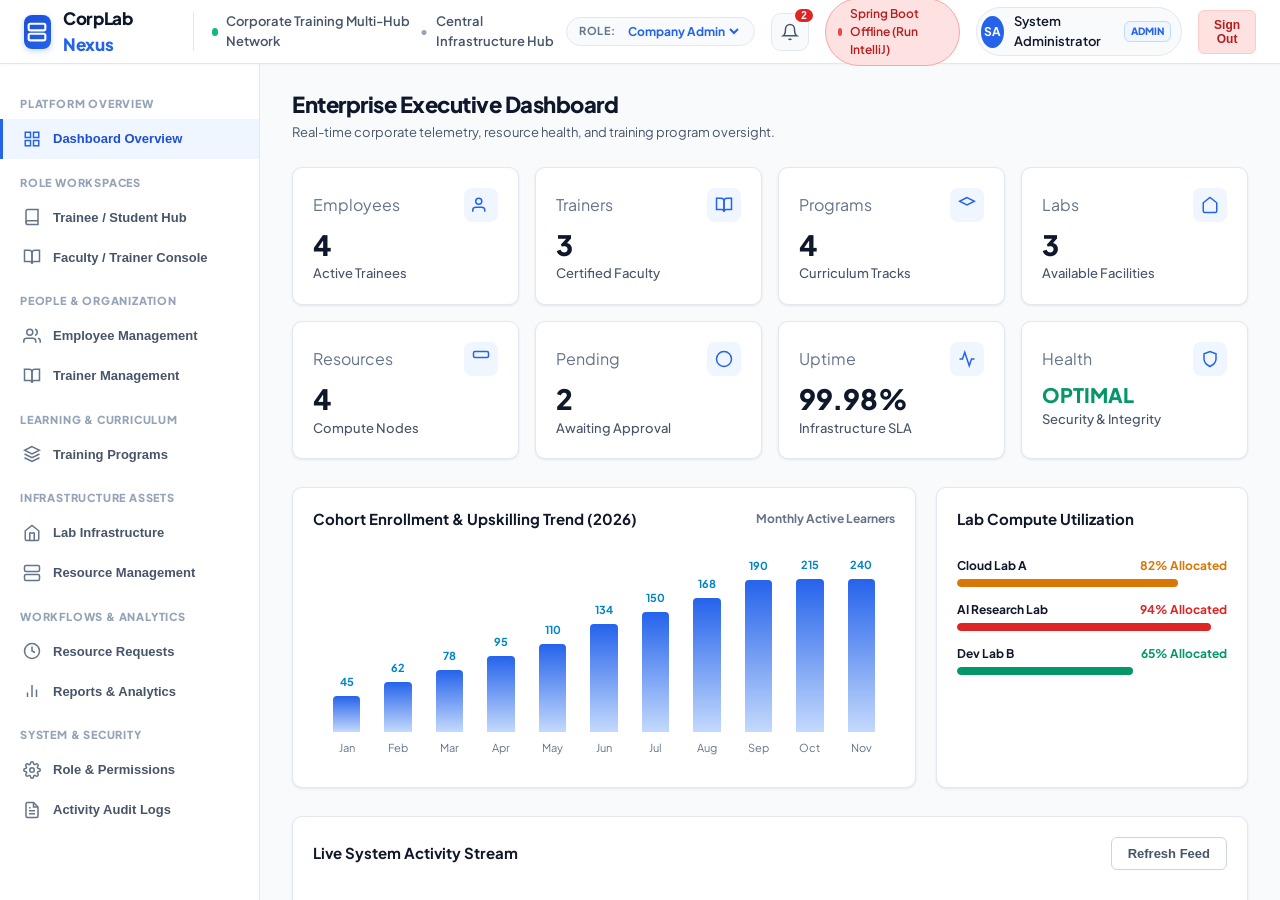
<file: frontend/dashboard.html>
<!DOCTYPE html>
<html lang="en">
<head>
    <meta charset="UTF-8">
    <meta name="viewport" content="width=device-width, initial-scale=1.0">
    <title>CorpLab Nexus | Corporate Management Console</title>
    <link rel="preconnect" href="https://fonts.googleapis.com">
    <link rel="preconnect" href="https://fonts.gstatic.com" crossorigin>
    <link href="https://fonts.googleapis.com/css2?family=Plus+Jakarta+Sans:wght@400;500;600;700;800&family=JetBrains+Mono:wght@400;500;600&display=swap" rel="stylesheet">
    <link rel="stylesheet" href="css/app.css">
</head>
<body>

<div class="dashboard-shell">
    <!-- Top Enterprise Navbar -->
    <header class="top-navbar">
        <div class="nav-left-brand">
            <div class="brand-icon-sm">
                <svg width="20" height="20" viewBox="0 0 24 24" fill="none" stroke="currentColor" stroke-width="2.5">
                    <rect x="2" y="2" width="20" height="8" rx="2" ry="2"></rect>
                    <rect x="2" y="14" width="20" height="8" rx="2" ry="2"></rect>
                    <line x1="6" y1="6" x2="6.01" y2="6"></line>
                    <line x1="6" y1="18" x2="6.01" y2="18"></line>
                </svg>
            </div>
            <div class="nav-title">CorpLab <span>Nexus</span></div>
            <div style="font-size: 13px; font-weight: 600; color: #475569; display: flex; align-items: center; gap: 8px; margin-left: 20px; padding-left: 18px; border-left: 1px solid var(--border-color);">
                <span style="display:inline-block; width:8px; height:8px; background:#10b981; border-radius:50%;"></span>
                Corporate Training Multi-Hub Network <span style="color: #94a3b8;">&bull;</span> Central Infrastructure Hub
            </div>
        </div>

        <div class="nav-right-actions">
            <!-- Role Switcher -->
            <div class="role-pill-selector" title="Switch Demonstration Role Perspective">
                <span style="font-size: 11px; text-transform: uppercase; letter-spacing: 0.5px; color: var(--text-muted); font-weight: 700;">Role:</span>
                <select id="role-perspective-select" onchange="changeRolePerspective(this.value)">
                    <option value="ADMIN">Company Admin</option>
                    <option value="TRAINER">Trainer / Teacher</option>
                    <option value="EMPLOYEE">Student / Trainee</option>
                </select>
            </div>

            <!-- Company Real-Time Notification Bell -->
            <div class="notification-wrapper" style="position: relative;">
                <button class="notification-bell-btn" id="btn-notification-bell" onclick="toggleNotificationMenu()" title="Live Platform Activity Notifications">
                    <svg width="18" height="18" viewBox="0 0 24 24" fill="none" stroke="currentColor" stroke-width="2">
                        <path d="M18 8A6 6 0 0 0 6 8c0 7-3 9-3 9h18s-3-2-3-9"></path>
                        <path d="M13.73 21a2 2 0 0 1-3.46 0"></path>
                    </svg>
                    <span class="notification-badge-num" id="notif-badge-count">3</span>
                </button>
                <div class="notification-dropdown" id="notif-dropdown-menu">
                    <div class="notification-dropdown-header">
                        <span style="font-weight: 700; font-size: 13px; color: var(--text-primary);">Platform Live Telemetry</span>
                        <button class="btn-secondary" style="font-size: 11px; padding: 4px 8px;" onclick="clearAllNotifications()">Clear All</button>
                    </div>
                    <div class="notification-dropdown-list" id="notif-dropdown-list">
                        <!-- Populated by JS -->
                    </div>
                </div>
            </div>

            <div class="health-pill" title="System Backend Health">
                <span class="health-dot"></span>
                <span id="system-health-text">Connecting to MySQL...</span>
            </div>

            <div class="user-profile-badge">
                <div class="avatar-bubble" id="user-avatar">AD</div>
                <div class="user-meta-name" id="user-display-name">Admin User</div>
                <span class="user-role-tag" id="user-display-role">ADMIN</span>
            </div>

            <button class="btn-signout" onclick="handleLogout()" title="End Session">Sign Out</button>
        </div>
    </header>

    <!-- Master Workspace Layout -->
    <div class="dashboard-workspace">
        <!-- Sidebar Navigation -->
        <aside class="dashboard-sidebar">
            <div class="sidebar-category-title">Platform Overview</div>
            <button class="sidebar-menu-btn active" data-view="overview" onclick="switchView('overview')">
                <svg width="18" height="18" viewBox="0 0 24 24" fill="none" stroke="currentColor" stroke-width="2"><rect x="3" y="3" width="7" height="7"></rect><rect x="14" y="3" width="7" height="7"></rect><rect x="14" y="14" width="7" height="7"></rect><rect x="3" y="14" width="7" height="7"></rect></svg>
                <span>Dashboard Overview</span>
            </button>

            <div class="sidebar-category-title">Role Workspaces</div>
            <button class="sidebar-menu-btn" data-view="student" onclick="switchView('student')">
                <svg width="18" height="18" viewBox="0 0 24 24" fill="none" stroke="currentColor" stroke-width="2"><path d="M4 19.5A2.5 2.5 0 0 1 6.5 17H20"></path><path d="M6.5 2H20v20H6.5A2.5 2.5 0 0 1 4 19.5v-15A2.5 2.5 0 0 1 6.5 2z"></path></svg>
                <span>Trainee / Student Hub</span>
            </button>
            <button class="sidebar-menu-btn" data-view="teacher" onclick="switchView('teacher')">
                <svg width="18" height="18" viewBox="0 0 24 24" fill="none" stroke="currentColor" stroke-width="2"><path d="M2 3h6a4 4 0 0 1 4 4v14a3 3 0 0 0-3-3H2z"></path><path d="M22 3h-6a4 4 0 0 0-4 4v14a3 3 0 0 1 3-3h7z"></path></svg>
                <span>Faculty / Trainer Console</span>
            </button>

            <div class="sidebar-category-title">People & Organization</div>
            <button class="sidebar-menu-btn" data-view="employees" onclick="switchView('employees')">
                <svg width="18" height="18" viewBox="0 0 24 24" fill="none" stroke="currentColor" stroke-width="2"><path d="M17 21v-2a4 4 0 0 0-4-4H5a4 4 0 0 0-4 4v2"></path><circle cx="9" cy="7" r="4"></circle><path d="M23 21v-2a4 4 0 0 0-3-3.87"></path><path d="M16 3.13a4 4 0 0 1 0 7.75"></path></svg>
                <span>Employee Management</span>
            </button>
            <button class="sidebar-menu-btn" data-view="trainers" onclick="switchView('trainers')">
                <svg width="18" height="18" viewBox="0 0 24 24" fill="none" stroke="currentColor" stroke-width="2"><path d="M2 3h6a4 4 0 0 1 4 4v14a3 3 0 0 0-3-3H2z"></path><path d="M22 3h-6a4 4 0 0 0-4 4v14a3 3 0 0 1 3-3h7z"></path></svg>
                <span>Trainer Management</span>
            </button>

            <div class="sidebar-category-title">Learning & Curriculum</div>
            <button class="sidebar-menu-btn" data-view="programs" onclick="switchView('programs')">
                <svg width="18" height="18" viewBox="0 0 24 24" fill="none" stroke="currentColor" stroke-width="2"><polygon points="12 2 2 7 12 12 22 7 12 2"></polygon><polyline points="2 17 12 22 22 17"></polyline><polyline points="2 12 12 17 22 12"></polyline></svg>
                <span>Training Programs</span>
            </button>

            <div class="sidebar-category-title">Infrastructure Assets</div>
            <button class="sidebar-menu-btn" data-view="labs" onclick="switchView('labs')">
                <svg width="18" height="18" viewBox="0 0 24 24" fill="none" stroke="currentColor" stroke-width="2"><path d="M3 9l9-7 9 7v11a2 2 0 0 1-2 2H5a2 2 0 0 1-2-2z"></path><polyline points="9 22 9 12 15 12 15 22"></polyline></svg>
                <span>Lab Infrastructure</span>
            </button>
            <button class="sidebar-menu-btn" data-view="resources" onclick="switchView('resources')">
                <svg width="18" height="18" viewBox="0 0 24 24" fill="none" stroke="currentColor" stroke-width="2"><rect x="2" y="2" width="20" height="8" rx="2" ry="2"></rect><rect x="2" y="14" width="20" height="8" rx="2" ry="2"></rect><line x1="6" y1="6" x2="6.01" y2="6"></line><line x1="6" y1="18" x2="6.01" y2="18"></line></svg>
                <span>Resource Management</span>
            </button>

            <div class="sidebar-category-title">Workflows & Analytics</div>
            <button class="sidebar-menu-btn" data-view="requests" onclick="switchView('requests')">
                <svg width="18" height="18" viewBox="0 0 24 24" fill="none" stroke="currentColor" stroke-width="2"><circle cx="12" cy="12" r="10"></circle><polyline points="12 6 12 12 16 14"></polyline></svg>
                <span>Resource Requests</span>
            </button>
            <button class="sidebar-menu-btn" data-view="reports" onclick="switchView('reports')">
                <svg width="18" height="18" viewBox="0 0 24 24" fill="none" stroke="currentColor" stroke-width="2"><line x1="18" y1="20" x2="18" y2="10"></line><line x1="12" y1="20" x2="12" y2="4"></line><line x1="6" y1="20" x2="6" y2="14"></line></svg>
                <span>Reports & Analytics</span>
            </button>

            <div class="sidebar-category-title">System & Security</div>
            <button class="sidebar-menu-btn" data-view="profile" onclick="switchView('profile')">
                <svg width="18" height="18" viewBox="0 0 24 24" fill="none" stroke="currentColor" stroke-width="2"><circle cx="12" cy="12" r="3"></circle><path d="M19.4 15a1.65 1.65 0 0 0 .33 1.82l.06.06a2 2 0 0 1 0 2.83 2 2 0 0 1-2.83 0l-.06-.06a1.65 1.65 0 0 0-1.82-.33 1.65 1.65 0 0 0-1 1.51V21a2 2 0 0 1-2 2 2 2 0 0 1-2-2v-.09A1.65 1.65 0 0 0 9 19.4a1.65 1.65 0 0 0-1.82.33l-.06.06a2 2 0 0 1-2.83 0 2 2 0 0 1 0-2.83l.06-.06a1.65 1.65 0 0 0 .33-1.82 1.65 1.65 0 0 0-1.51-1H3a2 2 0 0 1-2-2 2 2 0 0 1 2-2h.09A1.65 1.65 0 0 0 4.6 9a1.65 1.65 0 0 0-.33-1.82l-.06-.06a2 2 0 0 1 0-2.83 2 2 0 0 1 2.83 0l.06.06a1.65 1.65 0 0 0 1.82.33H9a1.65 1.65 0 0 0 1-1.51V3a2 2 0 0 1 2-2 2 2 0 0 1 2 2v.09a1.65 1.65 0 0 0 1 1.51 1.65 1.65 0 0 0 1.82-.33l.06-.06a2 2 0 0 1 2.83 0 2 2 0 0 1 0 2.83l-.06.06a1.65 1.65 0 0 0-.33 1.82V9a1.65 1.65 0 0 0 1.51 1H21a2 2 0 0 1 2 2 2 2 0 0 1-2 2h-.09a1.65 1.65 0 0 0-1.51 1z"></path></svg>
                <span>Role & Permissions</span>
            </button>
            <button class="sidebar-menu-btn" data-view="logs" onclick="switchView('logs')">
                <svg width="18" height="18" viewBox="0 0 24 24" fill="none" stroke="currentColor" stroke-width="2"><path d="M14 2H6a2 2 0 0 0-2 2v16a2 2 0 0 0 2 2h12a2 2 0 0 0 2-2V8z"></path><polyline points="14 2 14 8 20 8"></polyline><line x1="16" y1="13" x2="8" y2="13"></line><line x1="16" y1="17" x2="8" y2="17"></line><polyline points="10 9 9 9 8 9"></polyline></svg>
                <span>Activity Audit Logs</span>
            </button>
        </aside>

        <!-- Main Dynamic View Container -->
        <main class="dashboard-content" id="main-content">
            <!-- VIEW 1: OVERVIEW -->
            <section id="view-overview" class="view-panel">
                <div class="content-header-row">
                    <div class="view-heading">
                        <h2>Enterprise Executive Dashboard</h2>
                        <p>Real-time corporate telemetry, resource health, and training program oversight.</p>
                    </div>
                </div>

                <!-- 8 Metric Cards Grid -->
                <div class="stats-grid-8">
                    <div class="stat-metric-card">
                        <div class="stat-card-header">
                            <span>Employees</span>
                            <div class="stat-icon"><svg width="18" height="18" viewBox="0 0 24 24" fill="none" stroke="currentColor" stroke-width="2"><path d="M17 21v-2a4 4 0 0 0-4-4H5a4 4 0 0 0-4 4v2"></path><circle cx="9" cy="7" r="4"></circle></svg></div>
                        </div>
                        <div class="stat-value" id="card-employees">...</div>
                        <div class="stat-label">Active Trainees</div>
                    </div>
                    <div class="stat-metric-card">
                        <div class="stat-card-header">
                            <span>Trainers</span>
                            <div class="stat-icon"><svg width="18" height="18" viewBox="0 0 24 24" fill="none" stroke="currentColor" stroke-width="2"><path d="M2 3h6a4 4 0 0 1 4 4v14a3 3 0 0 0-3-3H2z"></path><path d="M22 3h-6a4 4 0 0 0-4 4v14a3 3 0 0 1 3-3h7z"></path></svg></div>
                        </div>
                        <div class="stat-value" id="card-trainers">...</div>
                        <div class="stat-label">Certified Faculty</div>
                    </div>
                    <div class="stat-metric-card">
                        <div class="stat-card-header">
                            <span>Programs</span>
                            <div class="stat-icon"><svg width="18" height="18" viewBox="0 0 24 24" fill="none" stroke="currentColor" stroke-width="2"><polygon points="12 2 2 7 12 12 22 7 12 2"></polygon></svg></div>
                        </div>
                        <div class="stat-value" id="card-programs">...</div>
                        <div class="stat-label">Curriculum Tracks</div>
                    </div>
                    <div class="stat-metric-card">
                        <div class="stat-card-header">
                            <span>Labs</span>
                            <div class="stat-icon"><svg width="18" height="18" viewBox="0 0 24 24" fill="none" stroke="currentColor" stroke-width="2"><path d="M3 9l9-7 9 7v11a2 2 0 0 1-2 2H5a2 2 0 0 1-2-2z"></path></svg></div>
                        </div>
                        <div class="stat-value" id="card-labs">...</div>
                        <div class="stat-label">Available Facilities</div>
                    </div>
                    <div class="stat-metric-card">
                        <div class="stat-card-header">
                            <span>Resources</span>
                            <div class="stat-icon"><svg width="18" height="18" viewBox="0 0 24 24" fill="none" stroke="currentColor" stroke-width="2"><rect x="2" y="2" width="20" height="8" rx="2" ry="2"></rect></svg></div>
                        </div>
                        <div class="stat-value" id="card-resources">...</div>
                        <div class="stat-label">Compute Nodes</div>
                    </div>
                    <div class="stat-metric-card">
                        <div class="stat-card-header">
                            <span>Pending</span>
                            <div class="stat-icon"><svg width="18" height="18" viewBox="0 0 24 24" fill="none" stroke="currentColor" stroke-width="2"><circle cx="12" cy="12" r="10"></circle></svg></div>
                        </div>
                        <div class="stat-value" id="card-requests">...</div>
                        <div class="stat-label">Awaiting Approval</div>
                    </div>
                    <div class="stat-metric-card">
                        <div class="stat-card-header">
                            <span>Uptime</span>
                            <div class="stat-icon"><svg width="18" height="18" viewBox="0 0 24 24" fill="none" stroke="currentColor" stroke-width="2"><polyline points="22 12 18 12 15 21 9 3 6 12 2 12"></polyline></svg></div>
                        </div>
                        <div class="stat-value" id="card-uptime">99.98%</div>
                        <div class="stat-label">Infrastructure SLA</div>
                    </div>
                    <div class="stat-metric-card">
                        <div class="stat-card-header">
                            <span>Health</span>
                            <div class="stat-icon"><svg width="18" height="18" viewBox="0 0 24 24" fill="none" stroke="currentColor" stroke-width="2"><path d="M12 22s8-4 8-10V5l-8-3-8 3v7c0 6 8 10 8 10z"></path></svg></div>
                        </div>
                        <div class="stat-value" id="card-health" style="font-size:20px; color:var(--success); font-weight:800;">OPTIMAL</div>
                        <div class="stat-label">Security & Integrity</div>
                    </div>
                </div>

                <!-- Charts Split -->
                <div class="charts-split-grid">
                    <div class="chart-card-panel">
                        <div class="panel-header-title">
                            <span>Cohort Enrollment & Upskilling Trend (2026)</span>
                            <span style="font-size:12px; color:var(--text-muted);">Monthly Active Learners</span>
                        </div>
                        <div id="chart-enrollment-bar" style="height: 220px; display: flex; align-items: flex-end; gap: 24px; padding: 10px 20px;"></div>
                    </div>
                    <div class="chart-card-panel">
                        <div class="panel-header-title">
                            <span>Lab Compute Utilization</span>
                        </div>
                        <div id="chart-lab-utilization" style="display: flex; flex-direction: column; gap: 14px; padding-top: 10px;"></div>
                    </div>
                </div>

                <!-- Recent Activities Stream -->
                <div class="data-panel-card">
                    <div class="panel-header-title">
                        <span>Live System Activity Stream</span>
                        <button class="btn-secondary" onclick="loadOverview()">Refresh Feed</button>
                    </div>
                    <div id="overview-activity-stream" style="display:flex; flex-direction:column; gap:10px;">Loading events...</div>
                </div>
            </section>

            <!-- VIEW 2: EMPLOYEES -->
            <section id="view-employees" class="view-panel" style="display: none;">
                <div class="content-header-row">
                    <div class="view-heading">
                        <h2>Employee Management</h2>
                        <p>Corporate directory of trainees, department assignments, and contact profiles.</p>
                    </div>
                    <button class="btn-action-primary" onclick="openModal('employee-modal')">
                        <svg width="16" height="16" viewBox="0 0 24 24" fill="none" stroke="currentColor" stroke-width="2.5"><line x1="12" y1="5" x2="12" y2="19"></line><line x1="5" y1="12" x2="19" y2="12"></line></svg>
                        Add Employee
                    </button>
                </div>

                <div class="data-panel-card">
                    <div class="table-toolbar-row">
                        <input type="text" class="table-search-input" id="search-employees" onkeyup="filterTable('tbl-employees', this.value)" placeholder="Search employees by name, email, department...">
                    </div>
                    <table class="enterprise-data-table" id="tbl-employees">
                        <thead>
                        <tr>
                            <th>Employee Name</th>
                            <th>Username</th>
                            <th>Corporate Email</th>
                            <th>Department</th>
                            <th>Phone</th>
                            <th>Status</th>
                            <th>Actions</th>
                        </tr>
                        </thead>
                        <tbody id="tbody-employees"><tr><td colspan="7">Loading employees...</td></tr></tbody>
                    </table>
                </div>
            </section>

            <!-- VIEW 3: TRAINERS -->
            <section id="view-trainers" class="view-panel" style="display: none;">
                <div class="content-header-row">
                    <div class="view-heading">
                        <h2>Trainer & Faculty Management</h2>
                        <p>Certified enterprise instructors, subject matter expertise, and program assignments.</p>
                    </div>
                    <button class="btn-action-primary" onclick="openModal('trainer-modal')">
                        <svg width="16" height="16" viewBox="0 0 24 24" fill="none" stroke="currentColor" stroke-width="2.5"><line x1="12" y1="5" x2="12" y2="19"></line><line x1="5" y1="12" x2="19" y2="12"></line></svg>
                        Add Trainer
                    </button>
                </div>

                <div class="data-panel-card">
                    <div class="table-toolbar-row">
                        <input type="text" class="table-search-input" id="search-trainers" onkeyup="filterTable('tbl-trainers', this.value)" placeholder="Search trainers by name or domain...">
                    </div>
                    <table class="enterprise-data-table" id="tbl-trainers">
                        <thead>
                        <tr>
                            <th>Trainer Name</th>
                            <th>Specialization / Department</th>
                            <th>Corporate Email</th>
                            <th>Contact</th>
                            <th>Role Badge</th>
                            <th>Actions</th>
                        </tr>
                        </thead>
                        <tbody id="tbody-trainers"><tr><td colspan="6">Loading trainers...</td></tr></tbody>
                    </table>
                </div>
            </section>

            <!-- VIEW 4: TRAINING PROGRAMS -->
            <section id="view-programs" class="view-panel" style="display: none;">
                <div class="content-header-row">
                    <div class="view-heading">
                        <h2>Training Program Management</h2>
                        <p>Enterprise syllabus catalog, scheduled cohorts, and course progress tracking.</p>
                    </div>
                    <div style="display:flex; gap:10px;">
                        <button class="btn-secondary" onclick="exportProgramsToExcel()">
                            <svg width="15" height="15" viewBox="0 0 24 24" fill="none" stroke="currentColor" stroke-width="2"><path d="M14 2H6a2 2 0 0 0-2 2v16a2 2 0 0 0 2 2h12a2 2 0 0 0 2-2V8z"></path><polyline points="14 2 14 8 20 8"></polyline><line x1="16" y1="13" x2="8" y2="13"></line><line x1="16" y1="17" x2="8" y2="17"></line></svg>
                            Export to Excel (.csv)
                        </button>
                        <button class="btn-action-primary" onclick="openModal('program-modal')">
                            <svg width="16" height="16" viewBox="0 0 24 24" fill="none" stroke="currentColor" stroke-width="2.5"><line x1="12" y1="5" x2="12" y2="19"></line><line x1="5" y1="12" x2="19" y2="12"></line></svg>
                            Create Program
                        </button>
                    </div>
                </div>

                <div class="data-panel-card">
                    <div class="table-toolbar-row">
                        <input type="text" class="table-search-input" id="search-programs" onkeyup="filterTable('tbl-programs', this.value)" placeholder="Search training programs...">
                    </div>
                    <table class="enterprise-data-table" id="tbl-programs">
                        <thead>
                        <tr>
                            <th>Code</th>
                            <th>Program Title</th>
                            <th>Category</th>
                            <th>Lead Trainer</th>
                            <th>Duration</th>
                            <th>Enrolled</th>
                            <th>Status</th>
                            <th>Actions</th>
                        </tr>
                        </thead>
                        <tbody id="tbody-programs"><tr><td colspan="8">Loading programs...</td></tr></tbody>
                    </table>
                </div>
            </section>

            <!-- VIEW 5: LAB INFRASTRUCTURE -->
            <section id="view-labs" class="view-panel" style="display: none;">
                <div class="content-header-row">
                    <div class="view-heading">
                        <h2>Lab Infrastructure Facilities</h2>
                        <p>Physical and virtual computer laboratories, venue locations, and seat capacities.</p>
                    </div>
                    <button class="btn-action-primary" onclick="openModal('lab-modal')">
                        <svg width="16" height="16" viewBox="0 0 24 24" fill="none" stroke="currentColor" stroke-width="2.5"><line x1="12" y1="5" x2="12" y2="19"></line><line x1="5" y1="12" x2="19" y2="12"></line></svg>
                        Add Laboratory
                    </button>
                </div>

                <div class="data-panel-card">
                    <table class="enterprise-data-table" id="tbl-labs">
                        <thead>
                        <tr>
                            <th>Laboratory Name</th>
                            <th>Physical Location</th>
                            <th>Workstation Capacity</th>
                            <th>Operational Description</th>
                            <th>Status</th>
                            <th>Actions</th>
                        </tr>
                        </thead>
                        <tbody id="tbody-labs"><tr><td colspan="6">Loading labs...</td></tr></tbody>
                    </table>
                </div>
            </section>

            <!-- VIEW 6: RESOURCES -->
            <section id="view-resources" class="view-panel" style="display: none;">
                <div class="content-header-row">
                    <div class="view-heading">
                        <h2>Compute Resource & Equipment Management</h2>
                        <p>Dedicated servers, GPU clusters, and high-availability database nodes.</p>
                    </div>
                    <div style="display:flex; gap:10px;">
                        <button class="btn-secondary" onclick="exportResourcesToExcel()">
                            <svg width="15" height="15" viewBox="0 0 24 24" fill="none" stroke="currentColor" stroke-width="2"><path d="M14 2H6a2 2 0 0 0-2 2v16a2 2 0 0 0 2 2h12a2 2 0 0 0 2-2V8z"></path><polyline points="14 2 14 8 20 8"></polyline><line x1="16" y1="13" x2="8" y2="13"></line><line x1="16" y1="17" x2="8" y2="17"></line></svg>
                            Export to Excel (.csv)
                        </button>
                        <button class="btn-action-primary" onclick="openModal('resource-modal')">
                            <svg width="16" height="16" viewBox="0 0 24 24" fill="none" stroke="currentColor" stroke-width="2.5"><line x1="12" y1="5" x2="12" y2="19"></line><line x1="5" y1="12" x2="19" y2="12"></line></svg>
                            Add Resource
                        </button>
                    </div>
                </div>

                <div class="data-panel-card">
                    <div class="table-toolbar-row">
                        <input type="text" class="table-search-input" id="search-resources" onkeyup="filterTable('tbl-resources', this.value)" placeholder="Search resources...">
                    </div>
                    <table class="enterprise-data-table" id="tbl-resources">
                        <thead>
                        <tr>
                            <th>Resource Title</th>
                            <th>Category</th>
                            <th>Capacity Specs</th>
                            <th>Status</th>
                            <th>Technical Description</th>
                            <th>Actions</th>
                        </tr>
                        </thead>
                        <tbody id="tbody-resources"><tr><td colspan="6">Loading resources from MySQL...</td></tr></tbody>
                    </table>
                </div>
            </section>

            <!-- VIEW 7: RESOURCE REQUESTS -->
            <section id="view-requests" class="view-panel" style="display: none;">
                <div class="content-header-row">
                    <div class="view-heading">
                        <h2>Resource Allocation & Reservation Requests</h2>
                        <p>Manage hardware requests, submit booking time slots, and issue administrative approvals.</p>
                    </div>
                    <button class="btn-action-primary" onclick="openModal('request-modal')">
                        <svg width="16" height="16" viewBox="0 0 24 24" fill="none" stroke="currentColor" stroke-width="2.5"><line x1="12" y1="5" x2="12" y2="19"></line><line x1="5" y1="12" x2="19" y2="12"></line></svg>
                        Submit Request
                    </button>
                </div>

                <div class="data-panel-card">
                    <table class="enterprise-data-table" id="tbl-requests">
                        <thead>
                        <tr>
                            <th>Request ID</th>
                            <th>Requested Node</th>
                            <th>Requester</th>
                            <th>Purpose / Justification</th>
                            <th>Time Window</th>
                            <th>Status</th>
                            <th>Review / Actions</th>
                        </tr>
                        </thead>
                        <tbody id="tbody-requests"><tr><td colspan="7">Loading requests...</td></tr></tbody>
                    </table>
                </div>
            </section>

            <!-- VIEW 8: REPORTS & ANALYTICS -->
            <section id="view-reports" class="view-panel" style="display: none;">
                <div class="content-header-row">
                    <div class="view-heading">
                        <h2>Reports & Institutional Analytics</h2>
                        <p>Comprehensive training metrics, facility utilization logs, and equipment allocation summaries.</p>
                    </div>
                    <div style="display:flex; gap:10px;">
                        <button class="btn-secondary" onclick="exportAllToExcel()">
                            <svg width="15" height="15" viewBox="0 0 24 24" fill="none" stroke="currentColor" stroke-width="2"><path d="M14 2H6a2 2 0 0 0-2 2v16a2 2 0 0 0 2 2h12a2 2 0 0 0 2-2V8z"></path><polyline points="14 2 14 8 20 8"></polyline><line x1="16" y1="13" x2="8" y2="13"></line><line x1="16" y1="17" x2="8" y2="17"></line></svg>
                            Export Everything to Excel (.csv)
                        </button>
                        <button class="btn-action-primary" onclick="downloadInstitutionalReportPdf()">
                            <svg width="15" height="15" viewBox="0 0 24 24" fill="none" stroke="currentColor" stroke-width="2"><path d="M21 15v4a2 2 0 0 1-2 2H5a2 2 0 0 1-2-2v-4"></path><polyline points="7 10 12 15 17 10"></polyline><line x1="12" y1="15" x2="12" y2="3"></line></svg>
                            Download Institutional PDF Report
                        </button>
                    </div>
                </div>

                <div class="charts-split-grid">
                    <div class="chart-card-panel">
                        <div class="panel-header-title">
                            <span>Training Completion & Cohort Analytics</span>
                        </div>
                        <div id="report-training-container">Loading training analytics...</div>
                    </div>
                    <div class="chart-card-panel">
                        <div class="panel-header-title">
                            <span>Lab Facility Hours Breakdown</span>
                        </div>
                        <div id="report-labs-container">Loading lab analytics...</div>
                    </div>
                </div>

                <div class="data-panel-card">
                    <div class="panel-header-title">
                        <span>Hardware Asset Allocation & Health Audit</span>
                    </div>
                    <div id="report-resources-container">Loading hardware telemetry report...</div>
                </div>
            </section>

            <!-- VIEW 9: PROFILE & ROLES -->
            <section id="view-profile" class="view-panel" style="display: none;">
                <div class="content-header-row">
                    <div class="view-heading">
                        <h2>Role-Based Access Control (RBAC) & Profile</h2>
                        <p>Authenticated identity, assigned security privileges, and session metadata.</p>
                    </div>
                </div>

                <div class="data-panel-card" style="max-width: 650px;">
                    <div style="display:flex; gap:20px; align-items:center; margin-bottom:24px;">
                        <div class="avatar-bubble" style="width:64px; height:64px; font-size:24px;" id="profile-avatar-large">AD</div>
                        <div>
                            <h3 id="profile-full-name" style="font-size:18px;">Administrator</h3>
                            <p id="profile-email" style="color:var(--text-secondary); font-size:13px;">admin@corplab.com</p>
                            <span class="status-badge status-available" id="profile-badge-role" style="margin-top:6px;">ADMIN</span>
                        </div>
                    </div>

                    <div style="border-top:1px solid var(--border-color); padding-top:18px; display:grid; grid-template-columns:1fr 1fr; gap:16px; font-size:13px;">
                        <div>
                            <span style="color:var(--text-muted); display:block;">Assigned Department</span>
                            <strong id="profile-dept">IT Infrastructure</strong>
                        </div>
                        <div>
                            <span style="color:var(--text-muted); display:block;">Contact Extension</span>
                            <strong id="profile-phone">+1-555-0101</strong>
                        </div>
                        <div>
                            <span style="color:var(--text-muted); display:block;">Authorization Level</span>
                            <strong style="color:var(--accent-cyan);">Full System Superuser</strong>
                        </div>
                        <div>
                            <span style="color:var(--text-muted); display:block;">Authentication Mode</span>
                            <strong>Spring Security Session Cookie</strong>
                        </div>
                    </div>
                </div>
            </section>

            <!-- VIEW 10: ACTIVITY LOGS -->
            <section id="view-logs" class="view-panel" style="display: none;">
                <div class="content-header-row">
                    <div class="view-heading">
                        <h2>System Audit Logs & Record History</h2>
                        <p>Chronological security audit trail recording logins, curriculum edits, and resource allocations.</p>
                    </div>
                    <button class="btn-secondary" onclick="loadActivityLogs()">Refresh Logs</button>
                </div>

                <div class="data-panel-card">
                    <table class="enterprise-data-table" id="tbl-logs">
                        <thead>
                        <tr>
                            <th>Timestamp</th>
                            <th>Actor / Operator</th>
                            <th>Action Type</th>
                            <th>Operation Details</th>
                        </tr>
                        </thead>
                        <tbody id="tbody-logs"><tr><td colspan="4">Loading audit logs...</td></tr></tbody>
                    </table>
                </div>
            </section>

            <!-- VIEW 11: STUDENT / TRAINEE LEARNING HUB -->
            <section id="view-student" class="view-panel" style="display: none;">
                <div class="content-header-row">
                    <div class="view-heading">
                        <h2>Trainee & Student Learning Portal</h2>
                        <p>Access assigned curricula, download comprehensive syllabi, and reserve lab infrastructure nodes.</p>
                    </div>
                    <button class="btn-action-primary" onclick="openModal('request-modal')">
                        <svg width="16" height="16" viewBox="0 0 24 24" fill="none" stroke="currentColor" stroke-width="2.5"><line x1="12" y1="5" x2="12" y2="19"></line><line x1="5" y1="12" x2="19" y2="12"></line></svg>
                        Request Lab Hardware Rig
                    </button>
                </div>

                <!-- Student Quick Metrics -->
                <div class="stats-grid-8" style="grid-template-columns: repeat(4, 1fr); margin-bottom: 24px;">
                    <div class="stat-metric-card">
                        <div class="stat-card-header">
                            <span>Enrolled Courses</span>
                            <div class="stat-icon"><svg width="18" height="18" viewBox="0 0 24 24" fill="none" stroke="currentColor" stroke-width="2"><polygon points="12 2 2 7 12 12 22 7 12 2"></polygon></svg></div>
                        </div>
                        <div class="stat-value" id="student-stat-courses">4 Active</div>
                        <div class="stat-label">Enterprise Tracks</div>
                    </div>
                    <div class="stat-metric-card">
                        <div class="stat-card-header">
                            <span>Lab Rig Bookings</span>
                            <div class="stat-icon"><svg width="18" height="18" viewBox="0 0 24 24" fill="none" stroke="currentColor" stroke-width="2"><rect x="2" y="2" width="20" height="8" rx="2" ry="2"></rect></svg></div>
                        </div>
                        <div class="stat-value" id="student-stat-labs">2 Approved</div>
                        <div class="stat-label">Active Hardware Slots</div>
                    </div>
                    <div class="stat-metric-card">
                        <div class="stat-card-header">
                            <span>Hands-On Lab Hours</span>
                            <div class="stat-icon"><svg width="18" height="18" viewBox="0 0 24 24" fill="none" stroke="currentColor" stroke-width="2"><circle cx="12" cy="12" r="10"></circle><polyline points="12 6 12 12 16 14"></polyline></svg></div>
                        </div>
                        <div class="stat-value">42.5 hrs</div>
                        <div class="stat-label">Lab Telemetry Time</div>
                    </div>
                    <div class="stat-metric-card">
                        <div class="stat-card-header">
                            <span>Attendance & Score</span>
                            <div class="stat-icon"><svg width="18" height="18" viewBox="0 0 24 24" fill="none" stroke="currentColor" stroke-width="2"><path d="M12 22s8-4 8-10V5l-8-3-8 3v7c0 6 8 10 8 10z"></path></svg></div>
                        </div>
                        <div class="stat-value" style="color: var(--success);">98.4%</div>
                        <div class="stat-label">Excellence Benchmark</div>
                    </div>
                </div>

                <!-- Student Active Courses Grid -->
                <div class="data-panel-card" style="margin-bottom: 24px;">
                    <div class="panel-header-title">
                        <span>My Enrolled Programs & Syllabi</span>
                        <span style="font-size: 12px; color: var(--text-muted);">Curricula synchronized with Faculty updates</span>
                    </div>
                    <div class="cards-grid" id="student-courses-grid" style="display: grid; grid-template-columns: repeat(auto-fill, minmax(320px, 1fr)); gap: 16px; margin-top: 14px;">
                        <!-- Injected by JavaScript -->
                    </div>
                </div>

                <!-- Student Hardware Reservations Table -->
                <div class="data-panel-card">
                    <div class="panel-header-title">
                        <span>My Allocated Lab Hardware Nodes</span>
                        <button class="btn-secondary" onclick="loadStudentView()">Refresh Slots</button>
                    </div>
                    <table class="enterprise-data-table" id="tbl-student-reservations">
                        <thead>
                        <tr>
                            <th>Hardware Node</th>
                            <th>Reserved Date</th>
                            <th>Time Window</th>
                            <th>Purpose / Workload</th>
                            <th>Status</th>
                            <th>Actions</th>
                        </tr>
                        </thead>
                        <tbody id="tbody-student-reservations">
                            <!-- Injected by JavaScript -->
                        </tbody>
                    </table>
                </div>
            </section>

            <!-- VIEW 12: TEACHER / TRAINER FACULTY CONSOLE -->
            <section id="view-teacher" class="view-panel" style="display: none;">
                <div class="content-header-row">
                    <div class="view-heading">
                        <h2>Faculty & Trainer Management Console</h2>
                        <p>Curriculum design, dynamic cohort syllabus updates, and trainee lab performance grading.</p>
                    </div>
                    <button class="btn-action-primary" onclick="openModal('syllabus-modal')">
                        <svg width="16" height="16" viewBox="0 0 24 24" fill="none" stroke="currentColor" stroke-width="2.5"><path d="M11 4H4a2 2 0 0 0-2 2v14a2 2 0 0 0 2 2h14a2 2 0 0 0 2-2v-7"></path><path d="M18.5 2.5a2.121 2.121 0 0 1 3 3L12 15l-4 1 1-4 9.5-9.5z"></path></svg>
                        Update Syllabus / Add Module
                    </button>
                </div>

                <!-- Trainer Quick Metrics -->
                <div class="stats-grid-8" style="grid-template-columns: repeat(4, 1fr); margin-bottom: 24px;">
                    <div class="stat-metric-card">
                        <div class="stat-card-header">
                            <span>Assigned Cohorts</span>
                            <div class="stat-icon"><svg width="18" height="18" viewBox="0 0 24 24" fill="none" stroke="currentColor" stroke-width="2"><path d="M2 3h6a4 4 0 0 1 4 4v14a3 3 0 0 0-3-3H2z"></path><path d="M22 3h-6a4 4 0 0 0-4 4v14a3 3 0 0 1 3-3h7z"></path></svg></div>
                        </div>
                        <div class="stat-value">3 Cohorts</div>
                        <div class="stat-label">Active Teaching Batches</div>
                    </div>
                    <div class="stat-metric-card">
                        <div class="stat-card-header">
                            <span>Active Trainees</span>
                            <div class="stat-icon"><svg width="18" height="18" viewBox="0 0 24 24" fill="none" stroke="currentColor" stroke-width="2"><path d="M17 21v-2a4 4 0 0 0-4-4H5a4 4 0 0 0-4 4v2"></path><circle cx="9" cy="7" r="4"></circle></svg></div>
                        </div>
                        <div class="stat-value">85 Trainees</div>
                        <div class="stat-label">Across All Batches</div>
                    </div>
                    <div class="stat-metric-card">
                        <div class="stat-card-header">
                            <span>Lab Hours Supervised</span>
                            <div class="stat-icon"><svg width="18" height="18" viewBox="0 0 24 24" fill="none" stroke="currentColor" stroke-width="2"><polyline points="22 12 18 12 15 21 9 3 6 12 2 12"></polyline></svg></div>
                        </div>
                        <div class="stat-value">128 hrs</div>
                        <div class="stat-label">Hands-on Supervision</div>
                    </div>
                    <div class="stat-metric-card">
                        <div class="stat-card-header">
                            <span>Syllabus Compliance</span>
                            <div class="stat-icon"><svg width="18" height="18" viewBox="0 0 24 24" fill="none" stroke="currentColor" stroke-width="2"><path d="M22 11.08V12a10 10 0 1 1-5.93-9.14"></path><polyline points="22 4 12 14.01 9 11.01"></polyline></svg></div>
                        </div>
                        <div class="stat-value" style="color: var(--accent-cyan);">100% Verified</div>
                        <div class="stat-label">Industry Standards</div>
                    </div>
                </div>

                <!-- Cohort Syllabus Control Table -->
                <div class="data-panel-card" style="margin-bottom: 24px;">
                    <div class="panel-header-title">
                        <span>Assigned Cohorts & Active Syllabus Modules</span>
                        <span style="font-size: 12px; color: var(--text-muted);">Changes instantly notify the Company Operations Center</span>
                    </div>
                    <table class="enterprise-data-table" id="tbl-teacher-cohorts">
                        <thead>
                        <tr>
                            <th>Program Code</th>
                            <th>Course Title</th>
                            <th>Category</th>
                            <th>Active Module</th>
                            <th>Enrolled</th>
                            <th>Status</th>
                            <th>Actions</th>
                        </tr>
                        </thead>
                        <tbody id="tbody-teacher-cohorts">
                            <!-- Injected by JavaScript -->
                        </tbody>
                    </table>
                </div>

                <!-- Trainee Evaluation Roster -->
                <div class="data-panel-card">
                    <div class="panel-header-title">
                        <span>Trainee Roster & Lab Participation Benchmark</span>
                        <button class="btn-secondary" onclick="loadTeacherView()">Refresh Roster</button>
                    </div>
                    <table class="enterprise-data-table" id="tbl-teacher-students">
                        <thead>
                        <tr>
                            <th>Trainee Name</th>
                            <th>Assigned Program</th>
                            <th>Attendance</th>
                            <th>Lab Milestone</th>
                            <th>Performance Grade</th>
                            <th>Actions</th>
                        </tr>
                        </thead>
                        <tbody id="tbody-teacher-students">
                            <!-- Injected by JavaScript -->
                        </tbody>
                    </table>
                </div>
            </section>
        </main>
    </div>
</div>

<!-- ====================================================================
     DYNAMIC MODALS (CREATE & EDIT)
     ==================================================================== -->

<!-- Modal: Employee -->
<div id="employee-modal" class="modal-overlay" style="display: none;">
    <div class="modal-card">
        <div class="modal-header">
            <h3>Add New Corporate Employee</h3>
            <button class="modal-close" onclick="closeModal('employee-modal')">&times;</button>
        </div>
        <form onsubmit="handleSaveEmployee(event)">
            <div class="modal-body">
                <div class="form-group">
                    <label>Full Name</label>
                    <input type="text" id="emp-name" class="form-control" required placeholder="e.g. Rachel Adams">
                </div>
                <div class="form-group">
                    <label>Username</label>
                    <input type="text" id="emp-username" class="form-control" required placeholder="e.g. rachel.a">
                </div>
                <div class="form-group">
                    <label>Corporate Email</label>
                    <input type="email" id="emp-email" class="form-control" required placeholder="rachel.a@corplab.com">
                </div>
                <div class="form-group">
                    <label>Department</label>
                    <select id="emp-dept" class="form-control">
                        <option value="Engineering">Engineering</option>
                        <option value="Cloud & DevOps">Cloud & DevOps</option>
                        <option value="Data Science & AI">Data Science & AI</option>
                        <option value="Cybersecurity">Cybersecurity</option>
                    </select>
                </div>
                <div class="form-group">
                    <label>Phone / Extension</label>
                    <input type="text" id="emp-phone" class="form-control" placeholder="+1-555-0199">
                </div>
            </div>
            <div class="modal-footer">
                <button type="button" class="btn-secondary" onclick="closeModal('employee-modal')">Cancel</button>
                <button type="submit" class="btn-submit-primary" style="width: auto;">Save Employee</button>
            </div>
        </form>
    </div>
</div>

<!-- Modal: Trainer -->
<div id="trainer-modal" class="modal-overlay" style="display: none;">
    <div class="modal-card">
        <div class="modal-header">
            <h3>Register Certified Trainer</h3>
            <button class="modal-close" onclick="closeModal('trainer-modal')">&times;</button>
        </div>
        <form onsubmit="handleSaveTrainer(event)">
            <div class="modal-body">
                <div class="form-group">
                    <label>Instructor Full Name</label>
                    <input type="text" id="trn-name" class="form-control" required placeholder="e.g. Alex Morgan">
                </div>
                <div class="form-group">
                    <label>Username</label>
                    <input type="text" id="trn-username" class="form-control" required placeholder="e.g. alex.m">
                </div>
                <div class="form-group">
                    <label>Corporate Email</label>
                    <input type="email" id="trn-email" class="form-control" required placeholder="alex.m@corplab.com">
                </div>
                <div class="form-group">
                    <label>Domain Specialization</label>
                    <select id="trn-dept" class="form-control">
                        <option value="Cloud & DevOps">Cloud & DevOps</option>
                        <option value="Data Science & AI">Data Science & AI</option>
                        <option value="Cybersecurity">Cybersecurity</option>
                        <option value="Software Engineering">Software Engineering</option>
                    </select>
                </div>
                <div class="form-group">
                    <label>Phone</label>
                    <input type="text" id="trn-phone" class="form-control" placeholder="+1-555-0188">
                </div>
            </div>
            <div class="modal-footer">
                <button type="button" class="btn-secondary" onclick="closeModal('trainer-modal')">Cancel</button>
                <button type="submit" class="btn-submit-primary" style="width: auto;">Save Trainer</button>
            </div>
        </form>
    </div>
</div>

<!-- Modal: Training Program -->
<div id="program-modal" class="modal-overlay" style="display: none;">
    <div class="modal-card">
        <div class="modal-header">
            <h3>Create Training Program</h3>
            <button class="modal-close" onclick="closeModal('program-modal')">&times;</button>
        </div>
        <form onsubmit="handleSaveProgram(event)">
            <div class="modal-body">
                <div class="form-group">
                    <label>Program Code</label>
                    <input type="text" id="prog-code" class="form-control" required placeholder="e.g. SEC-501">
                </div>
                <div class="form-group">
                    <label>Course Title</label>
                    <input type="text" id="prog-title" class="form-control" required placeholder="e.g. Kubernetes Security & eBPF Telemetry">
                </div>
                <div class="form-group">
                    <label>Domain Category</label>
                    <select id="prog-category" class="form-control">
                        <option value="Cloud Infrastructure">Cloud Infrastructure</option>
                        <option value="Artificial Intelligence">Artificial Intelligence</option>
                        <option value="Cybersecurity">Cybersecurity</option>
                        <option value="Software Engineering">Software Engineering</option>
                    </select>
                </div>
                <div class="form-group">
                    <label>Lead Instructor</label>
                    <input type="text" id="prog-trainer" class="form-control" placeholder="e.g. David Kumar">
                </div>
                <div class="form-group">
                    <label>Duration</label>
                    <input type="text" id="prog-duration" class="form-control" placeholder="e.g. 4 Weeks">
                </div>
            </div>
            <div class="modal-footer">
                <button type="button" class="btn-secondary" onclick="closeModal('program-modal')">Cancel</button>
                <button type="submit" class="btn-submit-primary" style="width: auto;">Publish Program</button>
            </div>
        </form>
    </div>
</div>

<!-- Modal: Lab -->
<div id="lab-modal" class="modal-overlay" style="display: none;">
    <div class="modal-card">
        <div class="modal-header">
            <h3>Add Laboratory Venue</h3>
            <button class="modal-close" onclick="closeModal('lab-modal')">&times;</button>
        </div>
        <form onsubmit="handleSaveLab(event)">
            <div class="modal-body">
                <div class="form-group">
                    <label>Laboratory Name</label>
                    <input type="text" id="lab-name" class="form-control" required placeholder="e.g. Quantum Computing Lab">
                </div>
                <div class="form-group">
                    <label>Physical Location</label>
                    <input type="text" id="lab-loc" class="form-control" required placeholder="e.g. Tech Park 4, Room 201">
                </div>
                <div class="form-group">
                    <label>Seating Capacity</label>
                    <input type="number" id="lab-cap" class="form-control" required min="5" value="30">
                </div>
                <div class="form-group">
                    <label>Facility Description</label>
                    <textarea id="lab-desc" class="form-control" rows="2" placeholder="Hardware specs and air conditioning notes"></textarea>
                </div>
            </div>
            <div class="modal-footer">
                <button type="button" class="btn-secondary" onclick="closeModal('lab-modal')">Cancel</button>
                <button type="submit" class="btn-submit-primary" style="width: auto;">Create Lab</button>
            </div>
        </form>
    </div>
</div>

<!-- Modal: Resource -->
<div id="resource-modal" class="modal-overlay" style="display: none;">
    <div class="modal-card">
        <div class="modal-header">
            <h3 id="res-modal-heading">Add Compute Resource</h3>
            <button class="modal-close" onclick="closeModal('resource-modal')">&times;</button>
        </div>
        <form onsubmit="handleSaveResource(event)">
            <input type="hidden" id="edit-res-id">
            <div class="modal-body">
                <div class="form-group">
                    <label>Asset Title / Node Name</label>
                    <input type="text" id="res-title" class="form-control" required placeholder="e.g. GPU Rig RTX 4090">
                </div>
                <div class="form-group">
                    <label>Category</label>
                    <select id="res-category" class="form-control">
                        <option value="Cloud Infrastructure">Cloud Infrastructure</option>
                        <option value="AI / GPU Compute">AI / GPU Compute</option>
                        <option value="Database Systems">Database Systems</option>
                        <option value="DevOps & CI/CD">DevOps & CI/CD</option>
                    </select>
                </div>
                <div class="form-group">
                    <label>Capacity (GB RAM or vCPUs)</label>
                    <input type="number" id="res-capacity" class="form-control" required min="1" placeholder="e.g. 64">
                </div>
                <div class="form-group">
                    <label>Operational Status</label>
                    <select id="res-status" class="form-control">
                        <option value="AVAILABLE">AVAILABLE</option>
                        <option value="RESERVED">RESERVED</option>
                        <option value="MAINTENANCE">MAINTENANCE</option>
                    </select>
                </div>
                <div class="form-group">
                    <label>Technical Description</label>
                    <textarea id="res-desc" class="form-control" rows="2" placeholder="OS details, IP address, drivers"></textarea>
                </div>
            </div>
            <div class="modal-footer">
                <button type="button" class="btn-secondary" onclick="closeModal('resource-modal')">Cancel</button>
                <button type="submit" class="btn-submit-primary" style="width: auto;" id="btn-save-res-text">Save Resource</button>
            </div>
        </form>
    </div>
</div>

<!-- Modal: Resource Request -->
<div id="request-modal" class="modal-overlay" style="display: none;">
    <div class="modal-card">
        <div class="modal-header">
            <h3>Submit Resource Booking Request</h3>
            <button class="modal-close" onclick="closeModal('request-modal')">&times;</button>
        </div>
        <form onsubmit="handleSaveRequest(event)">
            <div class="modal-body">
                <div class="form-group">
                    <label>Target Node / Resource</label>
                    <select id="req-res-name" class="form-control" required>
                        <option value="NVIDIA RTX 4090 Deep Learning Rig">NVIDIA RTX 4090 Deep Learning Rig (AI Lab)</option>
                        <option value="Kubernetes Master Node 01">Kubernetes Master Node 01 (Cloud Lab A)</option>
                        <option value="PostgreSQL HA DB Node">PostgreSQL HA DB Node (Dev Lab B)</option>
                        <option value="DevOps CI/CD Build Runner">DevOps CI/CD Build Runner (Cloud Lab A)</option>
                    </select>
                </div>
                <div class="form-group">
                    <label>Booking Date</label>
                    <input type="date" id="req-date" class="form-control" required value="2026-11-20">
                </div>
                <div class="form-group">
                    <label>Time Slot</label>
                    <select id="req-slot" class="form-control">
                        <option value="09:00 - 12:00">Morning Session (09:00 - 12:00)</option>
                        <option value="14:00 - 17:00">Afternoon Session (14:00 - 17:00)</option>
                        <option value="18:00 - 21:00">Evening Lab Slot (18:00 - 21:00)</option>
                    </select>
                </div>
                <div class="form-group">
                    <label>Purpose / Project Justification</label>
                    <textarea id="req-purpose" class="form-control" required rows="3" placeholder="Explain the workload, model training, or simulation testing"></textarea>
                </div>
            </div>
            <div class="modal-footer">
                <button type="button" class="btn-secondary" onclick="closeModal('request-modal')">Cancel</button>
                <button type="submit" class="btn-submit-primary" style="width: auto;">Submit Booking</button>
            </div>
        </form>
    </div>
</div>

<!-- Modal: Teacher Syllabus Update -->
<div id="syllabus-modal" class="modal-overlay" style="display: none;">
    <div class="modal-card" style="max-width: 520px;">
        <div class="modal-header">
            <h3>Update Course Syllabus / Add Module</h3>
            <button class="modal-close" onclick="closeModal('syllabus-modal')">&times;</button>
        </div>
        <form onsubmit="handleSaveSyllabus(event)">
            <div class="modal-body">
                <p class="modal-desc" style="color: var(--accent-cyan); font-size: 12px; margin-bottom: 12px;">
                    Publishing updates will automatically notify the Company Operations Center and update student enrolled views in real time.
                </p>
                <div class="form-group">
                    <label>Target Cohort / Training Track</label>
                    <select id="syl-prog-code" class="form-control" required>
                        <option value="DEV-201">DEV-201: Cloud Infrastructure & Kubernetes Administration</option>
                        <option value="FSJ-101">FSJ-101: Enterprise Java Full Stack with Spring Boot</option>
                        <option value="AI-301">AI-301: Deep Learning & Neural Networks Acceleration</option>
                        <option value="SEC-401">SEC-401: Enterprise Zero Trust & Cyber Defense</option>
                    </select>
                </div>
                <div class="form-group">
                    <label>New Module Number & Title</label>
                    <input type="text" id="syl-module-title" class="form-control" required placeholder="e.g. Module 5: Microservice Resiliency & Spring Cloud Gateway">
                </div>
                <div class="form-group">
                    <label>Estimated Module Duration</label>
                    <input type="text" id="syl-duration" class="form-control" required value="12 Hours (4 Lectures + 2 Labs)">
                </div>
                <div class="form-group">
                    <label>Mandatory Hands-On Lab Exercise</label>
                    <input type="text" id="syl-lab" class="form-control" required placeholder="e.g. Deploy 3-tier Spring Boot app to Cloud Lab A Kubernetes Cluster">
                </div>
                <div class="form-group">
                    <label>Curriculum Topics & Key Learning Objectives</label>
                    <textarea id="syl-desc" class="form-control" rows="3" required placeholder="Outline core topics: Circuit Breaker patterns, Resilience4j, Prometheus metrics, distributed tracing..."></textarea>
                </div>
            </div>
            <div class="modal-footer">
                <button type="button" class="btn-secondary" onclick="closeModal('syllabus-modal')">Cancel</button>
                <button type="submit" class="btn-submit-primary" style="width: auto;">Publish Syllabus to Platform</button>
            </div>
        </form>
    </div>
</div>

<!-- Modal: Syllabus Viewer / PDF Export Preview -->
<div id="syllabus-viewer-modal" class="modal-overlay" style="display: none;">
    <div class="modal-card" style="max-width: 600px;">
        <div class="modal-header">
            <h3 id="viewer-course-title">Course Syllabus Specification</h3>
            <button class="modal-close" onclick="closeModal('syllabus-viewer-modal')">&times;</button>
        </div>
        <div class="modal-body" id="viewer-syllabus-content">
            <!-- Populated by JS -->
        </div>
        <div class="modal-footer" style="justify-content: space-between; flex-wrap: wrap; gap: 10px;">
            <button class="btn-secondary" onclick="closeModal('syllabus-viewer-modal')">Close</button>
            <div style="display:flex; gap:10px;">
                <button class="btn-secondary" onclick="exportCurrentSyllabusToExcel()">
                    <svg width="15" height="15" viewBox="0 0 24 24" fill="none" stroke="currentColor" stroke-width="2"><path d="M14 2H6a2 2 0 0 0-2 2v16a2 2 0 0 0 2 2h12a2 2 0 0 0 2-2V8z"></path><polyline points="14 2 14 8 20 8"></polyline><line x1="16" y1="13" x2="8" y2="13"></line><line x1="16" y1="17" x2="8" y2="17"></line></svg>
                    Export to Excel (.csv)
                </button>
                <button class="btn-action-primary" onclick="downloadCurrentSyllabusPdf()">
                    <svg width="16" height="16" viewBox="0 0 24 24" fill="none" stroke="currentColor" stroke-width="2"><path d="M21 15v4a2 2 0 0 1-2 2H5a2 2 0 0 1-2-2v-4"></path><polyline points="7 10 12 15 17 10"></polyline><line x1="12" y1="15" x2="12" y2="3"></line></svg>
                    Download Official PDF Syllabus
                </button>
            </div>
        </div>
    </div>
</div>

<!-- Global Real-Time Toast Notification Container -->
<div class="toast-container" id="toast-container"></div>

<script src="js/dashboard.js"></script>
</body>
</html>
</file>
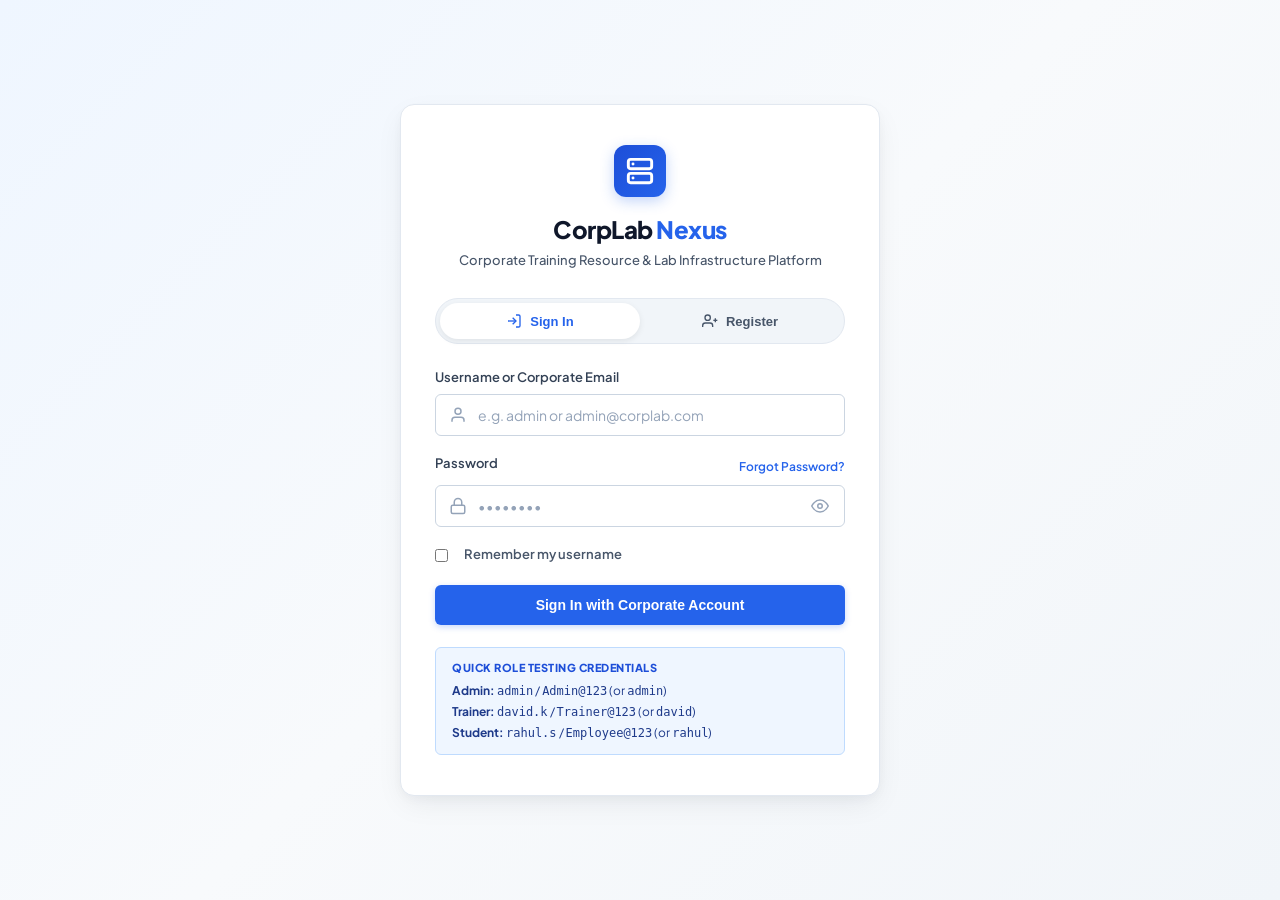
<file: frontend/login.html>
<!DOCTYPE html>
<html lang="en">
<head>
    <meta charset="UTF-8">
    <meta name="viewport" content="width=device-width, initial-scale=1.0">
    <title>CorpLab Nexus | Enterprise Portal Login</title>
    <link rel="preconnect" href="https://fonts.googleapis.com">
    <link rel="preconnect" href="https://fonts.gstatic.com" crossorigin>
    <link href="https://fonts.googleapis.com/css2?family=Plus+Jakarta+Sans:wght@400;500;600;700;800&family=JetBrains+Mono:wght@400;500;600&display=swap" rel="stylesheet">
    <link rel="stylesheet" href="css/app.css">
</head>
<body class="auth-body">

<div class="auth-page-wrapper">
    <div class="auth-card-enterprise">
        <!-- Brand Header with SVG Emblem -->
        <div class="brand-hero">
            <div class="brand-logo-hex">
                <svg width="28" height="28" viewBox="0 0 24 24" fill="none" stroke="currentColor" stroke-width="2.5" stroke-linecap="round" stroke-linejoin="round">
                    <rect x="2" y="2" width="20" height="8" rx="2" ry="2"></rect>
                    <rect x="2" y="14" width="20" height="8" rx="2" ry="2"></rect>
                    <line x1="6" y1="6" x2="6.01" y2="6"></line>
                    <line x1="6" y1="18" x2="6.01" y2="18"></line>
                </svg>
            </div>
            <h1 class="brand-name">CorpLab <span class="highlight">Nexus</span></h1>
            <p class="brand-subtitle">Corporate Training Resource & Lab Infrastructure Platform</p>
        </div>

        <!-- Auth Tabs (Sign In / Register) -->
        <div class="auth-pill-tabs">
            <button class="pill-tab active" id="tab-login" onclick="switchAuthTab('login')">
                <svg width="16" height="16" viewBox="0 0 24 24" fill="none" stroke="currentColor" stroke-width="2"><path d="M15 3h4a2 2 0 0 1 2 2v14a2 2 0 0 1-2 2h-4"></path><polyline points="10 17 15 12 10 7"></polyline><line x1="15" y1="12" x2="3" y2="12"></line></svg>
                Sign In
            </button>
            <button class="pill-tab" id="tab-register" onclick="switchAuthTab('register')">
                <svg width="16" height="16" viewBox="0 0 24 24" fill="none" stroke="currentColor" stroke-width="2"><path d="M16 21v-2a4 4 0 0 0-4-4H5a4 4 0 0 0-4 4v2"></path><circle cx="8.5" cy="7" r="4"></circle><line x1="20" y1="8" x2="20" y2="14"></line><line x1="23" y1="11" x2="17" y2="11"></line></svg>
                Register
            </button>
        </div>

        <!-- Alert Notification Box -->
        <div id="alert-box" class="alert-banner" style="display: none;"></div>

        <!-- Sign In Form -->
        <form id="form-login" onsubmit="handleLogin(event)" novalidate>
            <div class="form-group">
                <label for="login-identifier">Username or Corporate Email</label>
                <div class="input-with-icon">
                    <svg class="field-icon" width="18" height="18" viewBox="0 0 24 24" fill="none" stroke="currentColor" stroke-width="2"><path d="M20 21v-2a4 4 0 0 0-4-4H8a4 4 0 0 0-4 4v2"></path><circle cx="12" cy="7" r="4"></circle></svg>
                    <input type="text" id="login-identifier" class="form-control" required placeholder="e.g. admin or admin@corplab.com" autocomplete="username">
                </div>
            </div>

            <div class="form-group">
                <div class="label-row">
                    <label for="login-password">Password</label>
                    <a href="javascript:void(0)" class="link-muted" onclick="openForgotModal()">Forgot Password?</a>
                </div>
                <div class="input-with-icon">
                    <svg class="field-icon" width="18" height="18" viewBox="0 0 24 24" fill="none" stroke="currentColor" stroke-width="2"><rect x="3" y="11" width="18" height="11" rx="2" ry="2"></rect><path d="M7 11V7a5 5 0 0 1 10 0v4"></path></svg>
                    <input type="password" id="login-password" class="form-control" required placeholder="••••••••" autocomplete="current-password">
                    <button type="button" class="btn-toggle-pw" onclick="togglePasswordVisibility('login-password', this)" title="Show/Hide Password">
                        <svg class="eye-icon" width="18" height="18" viewBox="0 0 24 24" fill="none" stroke="currentColor" stroke-width="2"><path d="M1 12s4-8 11-8 11 8 11 8-4 8-11 8-11-8-11-8z"></path><circle cx="12" cy="12" r="3"></circle></svg>
                    </button>
                </div>
            </div>

            <div class="form-row-checkbox">
                <label class="checkbox-container">
                    <input type="checkbox" id="remember-me">
                    <span class="checkmark"></span>
                    <span class="checkbox-label">Remember my username</span>
                </label>
            </div>

            <button type="submit" class="btn-submit-primary" id="btn-login-submit">
                <span class="btn-spinner" id="login-spinner" style="display: none;"></span>
                <span id="login-btn-text">Sign In with Corporate Account</span>
            </button>
        </form>

        <!-- Quick Demo Credentials Guide -->
        <div class="demo-creds-card">
            <div class="demo-title">Quick Role Testing Credentials</div>
            <div class="demo-code">
                <div><strong>Admin:</strong> <code>admin</code> / <code>Admin@123</code> (or <code>admin</code>)</div>
                <div><strong>Trainer:</strong> <code>david.k</code> / <code>Trainer@123</code> (or <code>david</code>)</div>
                <div><strong>Student:</strong> <code>rahul.s</code> / <code>Employee@123</code> (or <code>rahul</code>)</div>
            </div>
        </div>

        <!-- Register Form -->
        <form id="form-register" style="display: none;" onsubmit="handleRegister(event)" novalidate>
            <div class="form-group">
                <label for="reg-username">Choose Username</label>
                <div class="input-with-icon">
                    <svg class="field-icon" width="18" height="18" viewBox="0 0 24 24" fill="none" stroke="currentColor" stroke-width="2"><path d="M20 21v-2a4 4 0 0 0-4-4H8a4 4 0 0 0-4 4v2"></path><circle cx="12" cy="7" r="4"></circle></svg>
                    <input type="text" id="reg-username" class="form-control" required placeholder="e.g. johndoe">
                </div>
            </div>

            <div class="form-group">
                <label for="reg-email">Corporate Email Address</label>
                <div class="input-with-icon">
                    <svg class="field-icon" width="18" height="18" viewBox="0 0 24 24" fill="none" stroke="currentColor" stroke-width="2"><path d="M4 4h16c1.1 0 2 .9 2 2v12c0 1.1-.9 2-2 2H4c-1.1 0-2-.9-2-2V6c0-1.1.9-2 2-2z"></path><polyline points="22,6 12,13 2,6"></polyline></svg>
                    <input type="email" id="reg-email" class="form-control" required placeholder="john.doe@company.com">
                </div>
            </div>

            <div class="form-group">
                <label for="reg-role">Account Role</label>
                <select id="reg-role" class="form-control">
                    <option value="EMPLOYEE">Corporate Employee / Trainee</option>
                    <option value="TRAINER">Certified Trainer / Instructor</option>
                    <option value="ADMIN">System Administrator</option>
                </select>
            </div>

            <div class="form-group">
                <label for="reg-password">Password (Minimum 6 Characters)</label>
                <div class="input-with-icon">
                    <svg class="field-icon" width="18" height="18" viewBox="0 0 24 24" fill="none" stroke="currentColor" stroke-width="2"><rect x="3" y="11" width="18" height="11" rx="2" ry="2"></rect><path d="M7 11V7a5 5 0 0 1 10 0v4"></path></svg>
                    <input type="password" id="reg-password" class="form-control" required placeholder="••••••••" minlength="6">
                    <button type="button" class="btn-toggle-pw" onclick="togglePasswordVisibility('reg-password', this)" title="Show/Hide Password">
                        <svg class="eye-icon" width="18" height="18" viewBox="0 0 24 24" fill="none" stroke="currentColor" stroke-width="2"><path d="M1 12s4-8 11-8 11 8 11 8-4 8-11 8-11-8-11-8z"></path><circle cx="12" cy="12" r="3"></circle></svg>
                    </button>
                </div>
            </div>

            <button type="submit" class="btn-submit-primary" id="btn-reg-submit">
                <span class="btn-spinner" id="reg-spinner" style="display: none;"></span>
                <span id="reg-btn-text">Create Account</span>
            </button>
        </form>
    </div>
</div>

<!-- Forgot Password Modal -->
<div id="forgot-modal" class="modal-overlay" style="display: none;">
    <div class="modal-card">
        <div class="modal-header">
            <h3>Password Recovery</h3>
            <button class="modal-close" onclick="closeForgotModal()">&times;</button>
        </div>
        <div class="modal-body">
            <p class="modal-desc">Enter your username or registered corporate email address to generate a security reset code.</p>
            <div class="form-group">
                <label for="forgot-identifier">Username or Email</label>
                <input type="text" id="forgot-identifier" class="form-control" placeholder="admin or admin@corplab.com">
            </div>
            <div id="forgot-result" class="alert-banner" style="display: none;"></div>
        </div>
        <div class="modal-footer">
            <button class="btn-secondary" onclick="closeForgotModal()">Cancel</button>
            <button class="btn-submit-primary" style="width: auto; padding: 10px 20px;" onclick="handleForgotPassword()">Send Reset Code</button>
        </div>
    </div>
</div>

<script src="js/auth.js?v=3.5"></script>
</body>
</html>
</file>
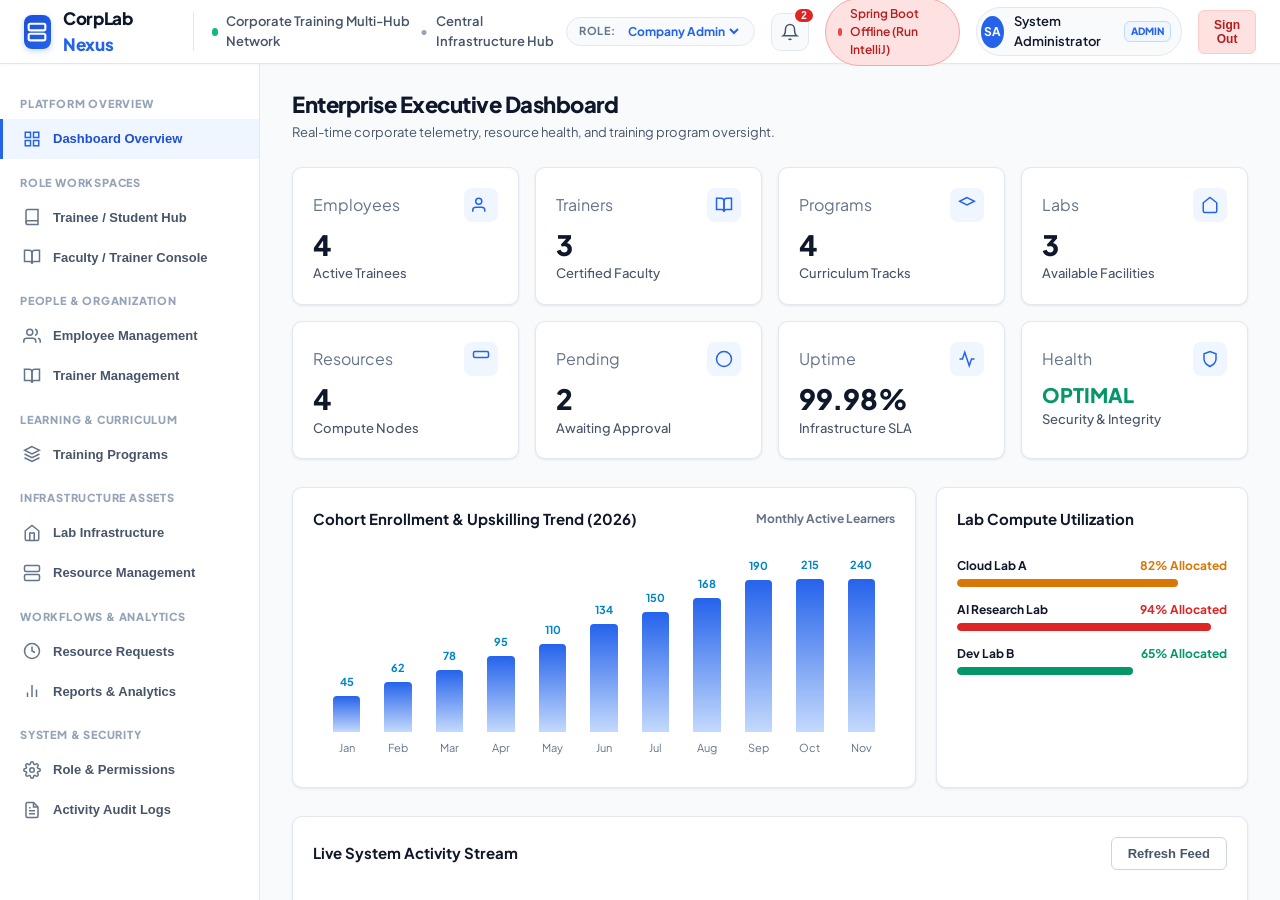
<file: backend/src/main/resources/static/dashboard.html>
<!DOCTYPE html>
<html lang="en">
<head>
    <meta charset="UTF-8">
    <meta name="viewport" content="width=device-width, initial-scale=1.0">
    <title>CorpLab Nexus | Corporate Management Console</title>
    <link rel="preconnect" href="https://fonts.googleapis.com">
    <link rel="preconnect" href="https://fonts.gstatic.com" crossorigin>
    <link href="https://fonts.googleapis.com/css2?family=Plus+Jakarta+Sans:wght@400;500;600;700;800&family=JetBrains+Mono:wght@400;500;600&display=swap" rel="stylesheet">
    <link rel="stylesheet" href="css/app.css">
</head>
<body>

<div class="dashboard-shell">
    <!-- Top Enterprise Navbar -->
    <header class="top-navbar">
        <div class="nav-left-brand">
            <div class="brand-icon-sm">
                <svg width="20" height="20" viewBox="0 0 24 24" fill="none" stroke="currentColor" stroke-width="2.5">
                    <rect x="2" y="2" width="20" height="8" rx="2" ry="2"></rect>
                    <rect x="2" y="14" width="20" height="8" rx="2" ry="2"></rect>
                    <line x1="6" y1="6" x2="6.01" y2="6"></line>
                    <line x1="6" y1="18" x2="6.01" y2="18"></line>
                </svg>
            </div>
            <div class="nav-title">CorpLab <span>Nexus</span></div>
            <div style="font-size: 13px; font-weight: 600; color: #475569; display: flex; align-items: center; gap: 8px; margin-left: 20px; padding-left: 18px; border-left: 1px solid var(--border-color);">
                <span style="display:inline-block; width:8px; height:8px; background:#10b981; border-radius:50%;"></span>
                Corporate Training Multi-Hub Network <span style="color: #94a3b8;">&bull;</span> Central Infrastructure Hub
            </div>
        </div>

        <div class="nav-right-actions">
            <!-- Role Switcher -->
            <div class="role-pill-selector" title="Switch Demonstration Role Perspective">
                <span style="font-size: 11px; text-transform: uppercase; letter-spacing: 0.5px; color: var(--text-muted); font-weight: 700;">Role:</span>
                <select id="role-perspective-select" onchange="changeRolePerspective(this.value)">
                    <option value="ADMIN">Company Admin</option>
                    <option value="TRAINER">Trainer / Teacher</option>
                    <option value="EMPLOYEE">Student / Trainee</option>
                </select>
            </div>

            <!-- Company Real-Time Notification Bell -->
            <div class="notification-wrapper" style="position: relative;">
                <button class="notification-bell-btn" id="btn-notification-bell" onclick="toggleNotificationMenu()" title="Live Platform Activity Notifications">
                    <svg width="18" height="18" viewBox="0 0 24 24" fill="none" stroke="currentColor" stroke-width="2">
                        <path d="M18 8A6 6 0 0 0 6 8c0 7-3 9-3 9h18s-3-2-3-9"></path>
                        <path d="M13.73 21a2 2 0 0 1-3.46 0"></path>
                    </svg>
                    <span class="notification-badge-num" id="notif-badge-count">3</span>
                </button>
                <div class="notification-dropdown" id="notif-dropdown-menu">
                    <div class="notification-dropdown-header">
                        <span style="font-weight: 700; font-size: 13px; color: var(--text-primary);">Platform Live Telemetry</span>
                        <button class="btn-secondary" style="font-size: 11px; padding: 4px 8px;" onclick="clearAllNotifications()">Clear All</button>
                    </div>
                    <div class="notification-dropdown-list" id="notif-dropdown-list">
                        <!-- Populated by JS -->
                    </div>
                </div>
            </div>

            <div class="health-pill" title="System Backend Health">
                <span class="health-dot"></span>
                <span id="system-health-text">Connecting to MySQL...</span>
            </div>

            <div class="user-profile-badge">
                <div class="avatar-bubble" id="user-avatar">AD</div>
                <div class="user-meta-name" id="user-display-name">Admin User</div>
                <span class="user-role-tag" id="user-display-role">ADMIN</span>
            </div>

            <button class="btn-signout" onclick="handleLogout()" title="End Session">Sign Out</button>
        </div>
    </header>

    <!-- Master Workspace Layout -->
    <div class="dashboard-workspace">
        <!-- Sidebar Navigation -->
        <aside class="dashboard-sidebar">
            <div class="sidebar-category-title">Platform Overview</div>
            <button class="sidebar-menu-btn active" data-view="overview" onclick="switchView('overview')">
                <svg width="18" height="18" viewBox="0 0 24 24" fill="none" stroke="currentColor" stroke-width="2"><rect x="3" y="3" width="7" height="7"></rect><rect x="14" y="3" width="7" height="7"></rect><rect x="14" y="14" width="7" height="7"></rect><rect x="3" y="14" width="7" height="7"></rect></svg>
                <span>Dashboard Overview</span>
            </button>

            <div class="sidebar-category-title">Role Workspaces</div>
            <button class="sidebar-menu-btn" data-view="student" onclick="switchView('student')">
                <svg width="18" height="18" viewBox="0 0 24 24" fill="none" stroke="currentColor" stroke-width="2"><path d="M4 19.5A2.5 2.5 0 0 1 6.5 17H20"></path><path d="M6.5 2H20v20H6.5A2.5 2.5 0 0 1 4 19.5v-15A2.5 2.5 0 0 1 6.5 2z"></path></svg>
                <span>Trainee / Student Hub</span>
            </button>
            <button class="sidebar-menu-btn" data-view="teacher" onclick="switchView('teacher')">
                <svg width="18" height="18" viewBox="0 0 24 24" fill="none" stroke="currentColor" stroke-width="2"><path d="M2 3h6a4 4 0 0 1 4 4v14a3 3 0 0 0-3-3H2z"></path><path d="M22 3h-6a4 4 0 0 0-4 4v14a3 3 0 0 1 3-3h7z"></path></svg>
                <span>Faculty / Trainer Console</span>
            </button>

            <div class="sidebar-category-title">People & Organization</div>
            <button class="sidebar-menu-btn" data-view="employees" onclick="switchView('employees')">
                <svg width="18" height="18" viewBox="0 0 24 24" fill="none" stroke="currentColor" stroke-width="2"><path d="M17 21v-2a4 4 0 0 0-4-4H5a4 4 0 0 0-4 4v2"></path><circle cx="9" cy="7" r="4"></circle><path d="M23 21v-2a4 4 0 0 0-3-3.87"></path><path d="M16 3.13a4 4 0 0 1 0 7.75"></path></svg>
                <span>Employee Management</span>
            </button>
            <button class="sidebar-menu-btn" data-view="trainers" onclick="switchView('trainers')">
                <svg width="18" height="18" viewBox="0 0 24 24" fill="none" stroke="currentColor" stroke-width="2"><path d="M2 3h6a4 4 0 0 1 4 4v14a3 3 0 0 0-3-3H2z"></path><path d="M22 3h-6a4 4 0 0 0-4 4v14a3 3 0 0 1 3-3h7z"></path></svg>
                <span>Trainer Management</span>
            </button>

            <div class="sidebar-category-title">Learning & Curriculum</div>
            <button class="sidebar-menu-btn" data-view="programs" onclick="switchView('programs')">
                <svg width="18" height="18" viewBox="0 0 24 24" fill="none" stroke="currentColor" stroke-width="2"><polygon points="12 2 2 7 12 12 22 7 12 2"></polygon><polyline points="2 17 12 22 22 17"></polyline><polyline points="2 12 12 17 22 12"></polyline></svg>
                <span>Training Programs</span>
            </button>

            <div class="sidebar-category-title">Infrastructure Assets</div>
            <button class="sidebar-menu-btn" data-view="labs" onclick="switchView('labs')">
                <svg width="18" height="18" viewBox="0 0 24 24" fill="none" stroke="currentColor" stroke-width="2"><path d="M3 9l9-7 9 7v11a2 2 0 0 1-2 2H5a2 2 0 0 1-2-2z"></path><polyline points="9 22 9 12 15 12 15 22"></polyline></svg>
                <span>Lab Infrastructure</span>
            </button>
            <button class="sidebar-menu-btn" data-view="resources" onclick="switchView('resources')">
                <svg width="18" height="18" viewBox="0 0 24 24" fill="none" stroke="currentColor" stroke-width="2"><rect x="2" y="2" width="20" height="8" rx="2" ry="2"></rect><rect x="2" y="14" width="20" height="8" rx="2" ry="2"></rect><line x1="6" y1="6" x2="6.01" y2="6"></line><line x1="6" y1="18" x2="6.01" y2="18"></line></svg>
                <span>Resource Management</span>
            </button>

            <div class="sidebar-category-title">Workflows & Analytics</div>
            <button class="sidebar-menu-btn" data-view="requests" onclick="switchView('requests')">
                <svg width="18" height="18" viewBox="0 0 24 24" fill="none" stroke="currentColor" stroke-width="2"><circle cx="12" cy="12" r="10"></circle><polyline points="12 6 12 12 16 14"></polyline></svg>
                <span>Resource Requests</span>
            </button>
            <button class="sidebar-menu-btn" data-view="reports" onclick="switchView('reports')">
                <svg width="18" height="18" viewBox="0 0 24 24" fill="none" stroke="currentColor" stroke-width="2"><line x1="18" y1="20" x2="18" y2="10"></line><line x1="12" y1="20" x2="12" y2="4"></line><line x1="6" y1="20" x2="6" y2="14"></line></svg>
                <span>Reports & Analytics</span>
            </button>

            <div class="sidebar-category-title">System & Security</div>
            <button class="sidebar-menu-btn" data-view="profile" onclick="switchView('profile')">
                <svg width="18" height="18" viewBox="0 0 24 24" fill="none" stroke="currentColor" stroke-width="2"><circle cx="12" cy="12" r="3"></circle><path d="M19.4 15a1.65 1.65 0 0 0 .33 1.82l.06.06a2 2 0 0 1 0 2.83 2 2 0 0 1-2.83 0l-.06-.06a1.65 1.65 0 0 0-1.82-.33 1.65 1.65 0 0 0-1 1.51V21a2 2 0 0 1-2 2 2 2 0 0 1-2-2v-.09A1.65 1.65 0 0 0 9 19.4a1.65 1.65 0 0 0-1.82.33l-.06.06a2 2 0 0 1-2.83 0 2 2 0 0 1 0-2.83l.06-.06a1.65 1.65 0 0 0 .33-1.82 1.65 1.65 0 0 0-1.51-1H3a2 2 0 0 1-2-2 2 2 0 0 1 2-2h.09A1.65 1.65 0 0 0 4.6 9a1.65 1.65 0 0 0-.33-1.82l-.06-.06a2 2 0 0 1 0-2.83 2 2 0 0 1 2.83 0l.06.06a1.65 1.65 0 0 0 1.82.33H9a1.65 1.65 0 0 0 1-1.51V3a2 2 0 0 1 2-2 2 2 0 0 1 2 2v.09a1.65 1.65 0 0 0 1 1.51 1.65 1.65 0 0 0 1.82-.33l.06-.06a2 2 0 0 1 2.83 0 2 2 0 0 1 0 2.83l-.06.06a1.65 1.65 0 0 0-.33 1.82V9a1.65 1.65 0 0 0 1.51 1H21a2 2 0 0 1 2 2 2 2 0 0 1-2 2h-.09a1.65 1.65 0 0 0-1.51 1z"></path></svg>
                <span>Role & Permissions</span>
            </button>
            <button class="sidebar-menu-btn" data-view="logs" onclick="switchView('logs')">
                <svg width="18" height="18" viewBox="0 0 24 24" fill="none" stroke="currentColor" stroke-width="2"><path d="M14 2H6a2 2 0 0 0-2 2v16a2 2 0 0 0 2 2h12a2 2 0 0 0 2-2V8z"></path><polyline points="14 2 14 8 20 8"></polyline><line x1="16" y1="13" x2="8" y2="13"></line><line x1="16" y1="17" x2="8" y2="17"></line><polyline points="10 9 9 9 8 9"></polyline></svg>
                <span>Activity Audit Logs</span>
            </button>
        </aside>

        <!-- Main Dynamic View Container -->
        <main class="dashboard-content" id="main-content">
            <!-- VIEW 1: OVERVIEW -->
            <section id="view-overview" class="view-panel">
                <div class="content-header-row">
                    <div class="view-heading">
                        <h2>Enterprise Executive Dashboard</h2>
                        <p>Real-time corporate telemetry, resource health, and training program oversight.</p>
                    </div>
                </div>

                <!-- 8 Metric Cards Grid -->
                <div class="stats-grid-8">
                    <div class="stat-metric-card">
                        <div class="stat-card-header">
                            <span>Employees</span>
                            <div class="stat-icon"><svg width="18" height="18" viewBox="0 0 24 24" fill="none" stroke="currentColor" stroke-width="2"><path d="M17 21v-2a4 4 0 0 0-4-4H5a4 4 0 0 0-4 4v2"></path><circle cx="9" cy="7" r="4"></circle></svg></div>
                        </div>
                        <div class="stat-value" id="card-employees">...</div>
                        <div class="stat-label">Active Trainees</div>
                    </div>
                    <div class="stat-metric-card">
                        <div class="stat-card-header">
                            <span>Trainers</span>
                            <div class="stat-icon"><svg width="18" height="18" viewBox="0 0 24 24" fill="none" stroke="currentColor" stroke-width="2"><path d="M2 3h6a4 4 0 0 1 4 4v14a3 3 0 0 0-3-3H2z"></path><path d="M22 3h-6a4 4 0 0 0-4 4v14a3 3 0 0 1 3-3h7z"></path></svg></div>
                        </div>
                        <div class="stat-value" id="card-trainers">...</div>
                        <div class="stat-label">Certified Faculty</div>
                    </div>
                    <div class="stat-metric-card">
                        <div class="stat-card-header">
                            <span>Programs</span>
                            <div class="stat-icon"><svg width="18" height="18" viewBox="0 0 24 24" fill="none" stroke="currentColor" stroke-width="2"><polygon points="12 2 2 7 12 12 22 7 12 2"></polygon></svg></div>
                        </div>
                        <div class="stat-value" id="card-programs">...</div>
                        <div class="stat-label">Curriculum Tracks</div>
                    </div>
                    <div class="stat-metric-card">
                        <div class="stat-card-header">
                            <span>Labs</span>
                            <div class="stat-icon"><svg width="18" height="18" viewBox="0 0 24 24" fill="none" stroke="currentColor" stroke-width="2"><path d="M3 9l9-7 9 7v11a2 2 0 0 1-2 2H5a2 2 0 0 1-2-2z"></path></svg></div>
                        </div>
                        <div class="stat-value" id="card-labs">...</div>
                        <div class="stat-label">Available Facilities</div>
                    </div>
                    <div class="stat-metric-card">
                        <div class="stat-card-header">
                            <span>Resources</span>
                            <div class="stat-icon"><svg width="18" height="18" viewBox="0 0 24 24" fill="none" stroke="currentColor" stroke-width="2"><rect x="2" y="2" width="20" height="8" rx="2" ry="2"></rect></svg></div>
                        </div>
                        <div class="stat-value" id="card-resources">...</div>
                        <div class="stat-label">Compute Nodes</div>
                    </div>
                    <div class="stat-metric-card">
                        <div class="stat-card-header">
                            <span>Pending</span>
                            <div class="stat-icon"><svg width="18" height="18" viewBox="0 0 24 24" fill="none" stroke="currentColor" stroke-width="2"><circle cx="12" cy="12" r="10"></circle></svg></div>
                        </div>
                        <div class="stat-value" id="card-requests">...</div>
                        <div class="stat-label">Awaiting Approval</div>
                    </div>
                    <div class="stat-metric-card">
                        <div class="stat-card-header">
                            <span>Uptime</span>
                            <div class="stat-icon"><svg width="18" height="18" viewBox="0 0 24 24" fill="none" stroke="currentColor" stroke-width="2"><polyline points="22 12 18 12 15 21 9 3 6 12 2 12"></polyline></svg></div>
                        </div>
                        <div class="stat-value" id="card-uptime">99.98%</div>
                        <div class="stat-label">Infrastructure SLA</div>
                    </div>
                    <div class="stat-metric-card">
                        <div class="stat-card-header">
                            <span>Health</span>
                            <div class="stat-icon"><svg width="18" height="18" viewBox="0 0 24 24" fill="none" stroke="currentColor" stroke-width="2"><path d="M12 22s8-4 8-10V5l-8-3-8 3v7c0 6 8 10 8 10z"></path></svg></div>
                        </div>
                        <div class="stat-value" id="card-health" style="font-size:20px; color:var(--success); font-weight:800;">OPTIMAL</div>
                        <div class="stat-label">Security & Integrity</div>
                    </div>
                </div>

                <!-- Charts Split -->
                <div class="charts-split-grid">
                    <div class="chart-card-panel">
                        <div class="panel-header-title">
                            <span>Cohort Enrollment & Upskilling Trend (2026)</span>
                            <span style="font-size:12px; color:var(--text-muted);">Monthly Active Learners</span>
                        </div>
                        <div id="chart-enrollment-bar" style="height: 220px; display: flex; align-items: flex-end; gap: 24px; padding: 10px 20px;"></div>
                    </div>
                    <div class="chart-card-panel">
                        <div class="panel-header-title">
                            <span>Lab Compute Utilization</span>
                        </div>
                        <div id="chart-lab-utilization" style="display: flex; flex-direction: column; gap: 14px; padding-top: 10px;"></div>
                    </div>
                </div>

                <!-- Recent Activities Stream -->
                <div class="data-panel-card">
                    <div class="panel-header-title">
                        <span>Live System Activity Stream</span>
                        <button class="btn-secondary" onclick="loadOverview()">Refresh Feed</button>
                    </div>
                    <div id="overview-activity-stream" style="display:flex; flex-direction:column; gap:10px;">Loading events...</div>
                </div>
            </section>

            <!-- VIEW 2: EMPLOYEES -->
            <section id="view-employees" class="view-panel" style="display: none;">
                <div class="content-header-row">
                    <div class="view-heading">
                        <h2>Employee Management</h2>
                        <p>Corporate directory of trainees, department assignments, and contact profiles.</p>
                    </div>
                    <button class="btn-action-primary" onclick="openModal('employee-modal')">
                        <svg width="16" height="16" viewBox="0 0 24 24" fill="none" stroke="currentColor" stroke-width="2.5"><line x1="12" y1="5" x2="12" y2="19"></line><line x1="5" y1="12" x2="19" y2="12"></line></svg>
                        Add Employee
                    </button>
                </div>

                <div class="data-panel-card">
                    <div class="table-toolbar-row">
                        <input type="text" class="table-search-input" id="search-employees" onkeyup="filterTable('tbl-employees', this.value)" placeholder="Search employees by name, email, department...">
                    </div>
                    <table class="enterprise-data-table" id="tbl-employees">
                        <thead>
                        <tr>
                            <th>Employee Name</th>
                            <th>Username</th>
                            <th>Corporate Email</th>
                            <th>Department</th>
                            <th>Phone</th>
                            <th>Status</th>
                            <th>Actions</th>
                        </tr>
                        </thead>
                        <tbody id="tbody-employees"><tr><td colspan="7">Loading employees...</td></tr></tbody>
                    </table>
                </div>
            </section>

            <!-- VIEW 3: TRAINERS -->
            <section id="view-trainers" class="view-panel" style="display: none;">
                <div class="content-header-row">
                    <div class="view-heading">
                        <h2>Trainer & Faculty Management</h2>
                        <p>Certified enterprise instructors, subject matter expertise, and program assignments.</p>
                    </div>
                    <button class="btn-action-primary" onclick="openModal('trainer-modal')">
                        <svg width="16" height="16" viewBox="0 0 24 24" fill="none" stroke="currentColor" stroke-width="2.5"><line x1="12" y1="5" x2="12" y2="19"></line><line x1="5" y1="12" x2="19" y2="12"></line></svg>
                        Add Trainer
                    </button>
                </div>

                <div class="data-panel-card">
                    <div class="table-toolbar-row">
                        <input type="text" class="table-search-input" id="search-trainers" onkeyup="filterTable('tbl-trainers', this.value)" placeholder="Search trainers by name or domain...">
                    </div>
                    <table class="enterprise-data-table" id="tbl-trainers">
                        <thead>
                        <tr>
                            <th>Trainer Name</th>
                            <th>Specialization / Department</th>
                            <th>Corporate Email</th>
                            <th>Contact</th>
                            <th>Role Badge</th>
                            <th>Actions</th>
                        </tr>
                        </thead>
                        <tbody id="tbody-trainers"><tr><td colspan="6">Loading trainers...</td></tr></tbody>
                    </table>
                </div>
            </section>

            <!-- VIEW 4: TRAINING PROGRAMS -->
            <section id="view-programs" class="view-panel" style="display: none;">
                <div class="content-header-row">
                    <div class="view-heading">
                        <h2>Training Program Management</h2>
                        <p>Enterprise syllabus catalog, scheduled cohorts, and course progress tracking.</p>
                    </div>
                    <div style="display:flex; gap:10px;">
                        <button class="btn-secondary" onclick="exportProgramsToExcel()">
                            <svg width="15" height="15" viewBox="0 0 24 24" fill="none" stroke="currentColor" stroke-width="2"><path d="M14 2H6a2 2 0 0 0-2 2v16a2 2 0 0 0 2 2h12a2 2 0 0 0 2-2V8z"></path><polyline points="14 2 14 8 20 8"></polyline><line x1="16" y1="13" x2="8" y2="13"></line><line x1="16" y1="17" x2="8" y2="17"></line></svg>
                            Export to Excel (.csv)
                        </button>
                        <button class="btn-action-primary" onclick="openModal('program-modal')">
                            <svg width="16" height="16" viewBox="0 0 24 24" fill="none" stroke="currentColor" stroke-width="2.5"><line x1="12" y1="5" x2="12" y2="19"></line><line x1="5" y1="12" x2="19" y2="12"></line></svg>
                            Create Program
                        </button>
                    </div>
                </div>

                <div class="data-panel-card">
                    <div class="table-toolbar-row">
                        <input type="text" class="table-search-input" id="search-programs" onkeyup="filterTable('tbl-programs', this.value)" placeholder="Search training programs...">
                    </div>
                    <table class="enterprise-data-table" id="tbl-programs">
                        <thead>
                        <tr>
                            <th>Code</th>
                            <th>Program Title</th>
                            <th>Category</th>
                            <th>Lead Trainer</th>
                            <th>Duration</th>
                            <th>Enrolled</th>
                            <th>Status</th>
                            <th>Actions</th>
                        </tr>
                        </thead>
                        <tbody id="tbody-programs"><tr><td colspan="8">Loading programs...</td></tr></tbody>
                    </table>
                </div>
            </section>

            <!-- VIEW 5: LAB INFRASTRUCTURE -->
            <section id="view-labs" class="view-panel" style="display: none;">
                <div class="content-header-row">
                    <div class="view-heading">
                        <h2>Lab Infrastructure Facilities</h2>
                        <p>Physical and virtual computer laboratories, venue locations, and seat capacities.</p>
                    </div>
                    <button class="btn-action-primary" onclick="openModal('lab-modal')">
                        <svg width="16" height="16" viewBox="0 0 24 24" fill="none" stroke="currentColor" stroke-width="2.5"><line x1="12" y1="5" x2="12" y2="19"></line><line x1="5" y1="12" x2="19" y2="12"></line></svg>
                        Add Laboratory
                    </button>
                </div>

                <div class="data-panel-card">
                    <table class="enterprise-data-table" id="tbl-labs">
                        <thead>
                        <tr>
                            <th>Laboratory Name</th>
                            <th>Physical Location</th>
                            <th>Workstation Capacity</th>
                            <th>Operational Description</th>
                            <th>Status</th>
                            <th>Actions</th>
                        </tr>
                        </thead>
                        <tbody id="tbody-labs"><tr><td colspan="6">Loading labs...</td></tr></tbody>
                    </table>
                </div>
            </section>

            <!-- VIEW 6: RESOURCES -->
            <section id="view-resources" class="view-panel" style="display: none;">
                <div class="content-header-row">
                    <div class="view-heading">
                        <h2>Compute Resource & Equipment Management</h2>
                        <p>Dedicated servers, GPU clusters, and high-availability database nodes.</p>
                    </div>
                    <div style="display:flex; gap:10px;">
                        <button class="btn-secondary" onclick="exportResourcesToExcel()">
                            <svg width="15" height="15" viewBox="0 0 24 24" fill="none" stroke="currentColor" stroke-width="2"><path d="M14 2H6a2 2 0 0 0-2 2v16a2 2 0 0 0 2 2h12a2 2 0 0 0 2-2V8z"></path><polyline points="14 2 14 8 20 8"></polyline><line x1="16" y1="13" x2="8" y2="13"></line><line x1="16" y1="17" x2="8" y2="17"></line></svg>
                            Export to Excel (.csv)
                        </button>
                        <button class="btn-action-primary" onclick="openModal('resource-modal')">
                            <svg width="16" height="16" viewBox="0 0 24 24" fill="none" stroke="currentColor" stroke-width="2.5"><line x1="12" y1="5" x2="12" y2="19"></line><line x1="5" y1="12" x2="19" y2="12"></line></svg>
                            Add Resource
                        </button>
                    </div>
                </div>

                <div class="data-panel-card">
                    <div class="table-toolbar-row">
                        <input type="text" class="table-search-input" id="search-resources" onkeyup="filterTable('tbl-resources', this.value)" placeholder="Search resources...">
                    </div>
                    <table class="enterprise-data-table" id="tbl-resources">
                        <thead>
                        <tr>
                            <th>Resource Title</th>
                            <th>Category</th>
                            <th>Capacity Specs</th>
                            <th>Status</th>
                            <th>Technical Description</th>
                            <th>Actions</th>
                        </tr>
                        </thead>
                        <tbody id="tbody-resources"><tr><td colspan="6">Loading resources from MySQL...</td></tr></tbody>
                    </table>
                </div>
            </section>

            <!-- VIEW 7: RESOURCE REQUESTS -->
            <section id="view-requests" class="view-panel" style="display: none;">
                <div class="content-header-row">
                    <div class="view-heading">
                        <h2>Resource Allocation & Reservation Requests</h2>
                        <p>Manage hardware requests, submit booking time slots, and issue administrative approvals.</p>
                    </div>
                    <button class="btn-action-primary" onclick="openModal('request-modal')">
                        <svg width="16" height="16" viewBox="0 0 24 24" fill="none" stroke="currentColor" stroke-width="2.5"><line x1="12" y1="5" x2="12" y2="19"></line><line x1="5" y1="12" x2="19" y2="12"></line></svg>
                        Submit Request
                    </button>
                </div>

                <div class="data-panel-card">
                    <table class="enterprise-data-table" id="tbl-requests">
                        <thead>
                        <tr>
                            <th>Request ID</th>
                            <th>Requested Node</th>
                            <th>Requester</th>
                            <th>Purpose / Justification</th>
                            <th>Time Window</th>
                            <th>Status</th>
                            <th>Review / Actions</th>
                        </tr>
                        </thead>
                        <tbody id="tbody-requests"><tr><td colspan="7">Loading requests...</td></tr></tbody>
                    </table>
                </div>
            </section>

            <!-- VIEW 8: REPORTS & ANALYTICS -->
            <section id="view-reports" class="view-panel" style="display: none;">
                <div class="content-header-row">
                    <div class="view-heading">
                        <h2>Reports & Institutional Analytics</h2>
                        <p>Comprehensive training metrics, facility utilization logs, and equipment allocation summaries.</p>
                    </div>
                    <div style="display:flex; gap:10px;">
                        <button class="btn-secondary" onclick="exportAllToExcel()">
                            <svg width="15" height="15" viewBox="0 0 24 24" fill="none" stroke="currentColor" stroke-width="2"><path d="M14 2H6a2 2 0 0 0-2 2v16a2 2 0 0 0 2 2h12a2 2 0 0 0 2-2V8z"></path><polyline points="14 2 14 8 20 8"></polyline><line x1="16" y1="13" x2="8" y2="13"></line><line x1="16" y1="17" x2="8" y2="17"></line></svg>
                            Export Everything to Excel (.csv)
                        </button>
                        <button class="btn-action-primary" onclick="downloadInstitutionalReportPdf()">
                            <svg width="15" height="15" viewBox="0 0 24 24" fill="none" stroke="currentColor" stroke-width="2"><path d="M21 15v4a2 2 0 0 1-2 2H5a2 2 0 0 1-2-2v-4"></path><polyline points="7 10 12 15 17 10"></polyline><line x1="12" y1="15" x2="12" y2="3"></line></svg>
                            Download Institutional PDF Report
                        </button>
                    </div>
                </div>

                <div class="charts-split-grid">
                    <div class="chart-card-panel">
                        <div class="panel-header-title">
                            <span>Training Completion & Cohort Analytics</span>
                        </div>
                        <div id="report-training-container">Loading training analytics...</div>
                    </div>
                    <div class="chart-card-panel">
                        <div class="panel-header-title">
                            <span>Lab Facility Hours Breakdown</span>
                        </div>
                        <div id="report-labs-container">Loading lab analytics...</div>
                    </div>
                </div>

                <div class="data-panel-card">
                    <div class="panel-header-title">
                        <span>Hardware Asset Allocation & Health Audit</span>
                    </div>
                    <div id="report-resources-container">Loading hardware telemetry report...</div>
                </div>
            </section>

            <!-- VIEW 9: PROFILE & ROLES -->
            <section id="view-profile" class="view-panel" style="display: none;">
                <div class="content-header-row">
                    <div class="view-heading">
                        <h2>Role-Based Access Control (RBAC) & Profile</h2>
                        <p>Authenticated identity, assigned security privileges, and session metadata.</p>
                    </div>
                </div>

                <div class="data-panel-card" style="max-width: 650px;">
                    <div style="display:flex; gap:20px; align-items:center; margin-bottom:24px;">
                        <div class="avatar-bubble" style="width:64px; height:64px; font-size:24px;" id="profile-avatar-large">AD</div>
                        <div>
                            <h3 id="profile-full-name" style="font-size:18px;">Administrator</h3>
                            <p id="profile-email" style="color:var(--text-secondary); font-size:13px;">admin@corplab.com</p>
                            <span class="status-badge status-available" id="profile-badge-role" style="margin-top:6px;">ADMIN</span>
                        </div>
                    </div>

                    <div style="border-top:1px solid var(--border-color); padding-top:18px; display:grid; grid-template-columns:1fr 1fr; gap:16px; font-size:13px;">
                        <div>
                            <span style="color:var(--text-muted); display:block;">Assigned Department</span>
                            <strong id="profile-dept">IT Infrastructure</strong>
                        </div>
                        <div>
                            <span style="color:var(--text-muted); display:block;">Contact Extension</span>
                            <strong id="profile-phone">+1-555-0101</strong>
                        </div>
                        <div>
                            <span style="color:var(--text-muted); display:block;">Authorization Level</span>
                            <strong style="color:var(--accent-cyan);">Full System Superuser</strong>
                        </div>
                        <div>
                            <span style="color:var(--text-muted); display:block;">Authentication Mode</span>
                            <strong>Spring Security Session Cookie</strong>
                        </div>
                    </div>
                </div>
            </section>

            <!-- VIEW 10: ACTIVITY LOGS -->
            <section id="view-logs" class="view-panel" style="display: none;">
                <div class="content-header-row">
                    <div class="view-heading">
                        <h2>System Audit Logs & Record History</h2>
                        <p>Chronological security audit trail recording logins, curriculum edits, and resource allocations.</p>
                    </div>
                    <button class="btn-secondary" onclick="loadActivityLogs()">Refresh Logs</button>
                </div>

                <div class="data-panel-card">
                    <table class="enterprise-data-table" id="tbl-logs">
                        <thead>
                        <tr>
                            <th>Timestamp</th>
                            <th>Actor / Operator</th>
                            <th>Action Type</th>
                            <th>Operation Details</th>
                        </tr>
                        </thead>
                        <tbody id="tbody-logs"><tr><td colspan="4">Loading audit logs...</td></tr></tbody>
                    </table>
                </div>
            </section>

            <!-- VIEW 11: STUDENT / TRAINEE LEARNING HUB -->
            <section id="view-student" class="view-panel" style="display: none;">
                <div class="content-header-row">
                    <div class="view-heading">
                        <h2>Trainee & Student Learning Portal</h2>
                        <p>Access assigned curricula, download comprehensive syllabi, and reserve lab infrastructure nodes.</p>
                    </div>
                    <button class="btn-action-primary" onclick="openModal('request-modal')">
                        <svg width="16" height="16" viewBox="0 0 24 24" fill="none" stroke="currentColor" stroke-width="2.5"><line x1="12" y1="5" x2="12" y2="19"></line><line x1="5" y1="12" x2="19" y2="12"></line></svg>
                        Request Lab Hardware Rig
                    </button>
                </div>

                <!-- Student Quick Metrics -->
                <div class="stats-grid-8" style="grid-template-columns: repeat(4, 1fr); margin-bottom: 24px;">
                    <div class="stat-metric-card">
                        <div class="stat-card-header">
                            <span>Enrolled Courses</span>
                            <div class="stat-icon"><svg width="18" height="18" viewBox="0 0 24 24" fill="none" stroke="currentColor" stroke-width="2"><polygon points="12 2 2 7 12 12 22 7 12 2"></polygon></svg></div>
                        </div>
                        <div class="stat-value" id="student-stat-courses">4 Active</div>
                        <div class="stat-label">Enterprise Tracks</div>
                    </div>
                    <div class="stat-metric-card">
                        <div class="stat-card-header">
                            <span>Lab Rig Bookings</span>
                            <div class="stat-icon"><svg width="18" height="18" viewBox="0 0 24 24" fill="none" stroke="currentColor" stroke-width="2"><rect x="2" y="2" width="20" height="8" rx="2" ry="2"></rect></svg></div>
                        </div>
                        <div class="stat-value" id="student-stat-labs">2 Approved</div>
                        <div class="stat-label">Active Hardware Slots</div>
                    </div>
                    <div class="stat-metric-card">
                        <div class="stat-card-header">
                            <span>Hands-On Lab Hours</span>
                            <div class="stat-icon"><svg width="18" height="18" viewBox="0 0 24 24" fill="none" stroke="currentColor" stroke-width="2"><circle cx="12" cy="12" r="10"></circle><polyline points="12 6 12 12 16 14"></polyline></svg></div>
                        </div>
                        <div class="stat-value">42.5 hrs</div>
                        <div class="stat-label">Lab Telemetry Time</div>
                    </div>
                    <div class="stat-metric-card">
                        <div class="stat-card-header">
                            <span>Attendance & Score</span>
                            <div class="stat-icon"><svg width="18" height="18" viewBox="0 0 24 24" fill="none" stroke="currentColor" stroke-width="2"><path d="M12 22s8-4 8-10V5l-8-3-8 3v7c0 6 8 10 8 10z"></path></svg></div>
                        </div>
                        <div class="stat-value" style="color: var(--success);">98.4%</div>
                        <div class="stat-label">Excellence Benchmark</div>
                    </div>
                </div>

                <!-- Student Active Courses Grid -->
                <div class="data-panel-card" style="margin-bottom: 24px;">
                    <div class="panel-header-title">
                        <span>My Enrolled Programs & Syllabi</span>
                        <span style="font-size: 12px; color: var(--text-muted);">Curricula synchronized with Faculty updates</span>
                    </div>
                    <div class="cards-grid" id="student-courses-grid" style="display: grid; grid-template-columns: repeat(auto-fill, minmax(320px, 1fr)); gap: 16px; margin-top: 14px;">
                        <!-- Injected by JavaScript -->
                    </div>
                </div>
                <!-- Student Hardware Reservations Table -->
                <div class="data-panel-card">
                    <div class="panel-header-title">
                        <span>My Allocated Lab Hardware Nodes</span>
                        <button class="btn-secondary" onclick="loadStudentView()">Refresh Slots</button>
                    </div>
                    <table class="enterprise-data-table" id="tbl-student-reservations">
                        <thead>
                        <tr>
                            <th>Hardware Node</th>
                            <th>Reserved Date</th>
                            <th>Time Window</th>
                            <th>Purpose / Workload</th>
                            <th>Status</th>
                            <th>Actions</th>
                        </tr>
                        </thead>
                        <tbody id="tbody-student-reservations">
                            <!-- Injected by JavaScript -->
                        </tbody>
                    </table>
                </div>
            </section>

            <!-- VIEW 12: TEACHER / TRAINER FACULTY CONSOLE -->
            <section id="view-teacher" class="view-panel" style="display: none;">
                <div class="content-header-row">
                    <div class="view-heading">
                        <h2>Faculty & Trainer Management Console</h2>
                        <p>Curriculum design, dynamic cohort syllabus updates, and trainee lab performance grading.</p>
                    </div>
                    <button class="btn-action-primary" onclick="openModal('syllabus-modal')">
                        <svg width="16" height="16" viewBox="0 0 24 24" fill="none" stroke="currentColor" stroke-width="2.5"><path d="M11 4H4a2 2 0 0 0-2 2v14a2 2 0 0 0 2 2h14a2 2 0 0 0 2-2v-7"></path><path d="M18.5 2.5a2.121 2.121 0 0 1 3 3L12 15l-4 1 1-4 9.5-9.5z"></path></svg>
                        Update Syllabus / Add Module
                    </button>
                </div>

                <!-- Trainer Quick Metrics -->
                <div class="stats-grid-8" style="grid-template-columns: repeat(4, 1fr); margin-bottom: 24px;">
                    <div class="stat-metric-card">
                        <div class="stat-card-header">
                            <span>Assigned Cohorts</span>
                            <div class="stat-icon"><svg width="18" height="18" viewBox="0 0 24 24" fill="none" stroke="currentColor" stroke-width="2"><path d="M2 3h6a4 4 0 0 1 4 4v14a3 3 0 0 0-3-3H2z"></path><path d="M22 3h-6a4 4 0 0 0-4 4v14a3 3 0 0 1 3-3h7z"></path></svg></div>
                        </div>
                        <div class="stat-value">3 Cohorts</div>
                        <div class="stat-label">Active Teaching Batches</div>
                    </div>
                    <div class="stat-metric-card">
                        <div class="stat-card-header">
                            <span>Active Trainees</span>
                            <div class="stat-icon"><svg width="18" height="18" viewBox="0 0 24 24" fill="none" stroke="currentColor" stroke-width="2"><path d="M17 21v-2a4 4 0 0 0-4-4H5a4 4 0 0 0-4 4v2"></path><circle cx="9" cy="7" r="4"></circle></svg></div>
                        </div>
                        <div class="stat-value">85 Trainees</div>
                        <div class="stat-label">Across All Batches</div>
                    </div>
                    <div class="stat-metric-card">
                        <div class="stat-card-header">
                            <span>Lab Hours Supervised</span>
                            <div class="stat-icon"><svg width="18" height="18" viewBox="0 0 24 24" fill="none" stroke="currentColor" stroke-width="2"><polyline points="22 12 18 12 15 21 9 3 6 12 2 12"></polyline></svg></div>
                        </div>
                        <div class="stat-value">128 hrs</div>
                        <div class="stat-label">Hands-on Supervision</div>
                    </div>
                    <div class="stat-metric-card">
                        <div class="stat-card-header">
                            <span>Syllabus Compliance</span>
                            <div class="stat-icon"><svg width="18" height="18" viewBox="0 0 24 24" fill="none" stroke="currentColor" stroke-width="2"><path d="M22 11.08V12a10 10 0 1 1-5.93-9.14"></path><polyline points="22 4 12 14.01 9 11.01"></polyline></svg></div>
                        </div>
                        <div class="stat-value" style="color: var(--accent-cyan);">100% Verified</div>
                        <div class="stat-label">Industry Standards</div>
                    </div>
                </div>

                <!-- Cohort Syllabus Control Table -->
                <div class="data-panel-card" style="margin-bottom: 24px;">
                    <div class="panel-header-title">
                        <span>Assigned Cohorts & Active Syllabus Modules</span>
                        <span style="font-size: 12px; color: var(--text-muted);">Changes instantly notify the Company Operations Center</span>
                    </div>
                    <table class="enterprise-data-table" id="tbl-teacher-cohorts">
                        <thead>
                        <tr>
                            <th>Program Code</th>
                            <th>Course Title</th>
                            <th>Category</th>
                            <th>Active Module</th>
                            <th>Enrolled</th>
                            <th>Status</th>
                            <th>Actions</th>
                        </tr>
                        </thead>
                        <tbody id="tbody-teacher-cohorts">
                            <!-- Injected by JavaScript -->
                        </tbody>
                    </table>
                </div>

                <!-- Trainee Evaluation Roster -->
                <div class="data-panel-card">
                    <div class="panel-header-title">
                        <span>Trainee Roster & Lab Participation Benchmark</span>
                        <button class="btn-secondary" onclick="loadTeacherView()">Refresh Roster</button>
                    </div>
                    <table class="enterprise-data-table" id="tbl-teacher-students">
                        <thead>
                        <tr>
                            <th>Trainee Name</th>
                            <th>Assigned Program</th>
                            <th>Attendance</th>
                            <th>Lab Milestone</th>
                            <th>Performance Grade</th>
                            <th>Actions</th>
                        </tr>
                        </thead>
                        <tbody id="tbody-teacher-students">
                            <!-- Injected by JavaScript -->
                        </tbody>
                    </table>
                </div>
            </section>
        </main>
    </div>
</div>

<!-- ====================================================================
     DYNAMIC MODALS (CREATE & EDIT)
     ==================================================================== -->

<!-- Modal: Employee -->
<div id="employee-modal" class="modal-overlay" style="display: none;">
    <div class="modal-card">
        <div class="modal-header">
            <h3>Add New Corporate Employee</h3>
            <button class="modal-close" onclick="closeModal('employee-modal')">&times;</button>
        </div>
        <form onsubmit="handleSaveEmployee(event)">
            <div class="modal-body">
                <div class="form-group">
                    <label>Full Name</label>
                    <input type="text" id="emp-name" class="form-control" required placeholder="e.g. Rachel Adams">
                </div>
                <div class="form-group">
                    <label>Username</label>
                    <input type="text" id="emp-username" class="form-control" required placeholder="e.g. rachel.a">
                </div>
                <div class="form-group">
                    <label>Corporate Email</label>
                    <input type="email" id="emp-email" class="form-control" required placeholder="rachel.a@corplab.com">
                </div>
                <div class="form-group">
                    <label>Department</label>
                    <select id="emp-dept" class="form-control">
                        <option value="Engineering">Engineering</option>
                        <option value="Cloud & DevOps">Cloud & DevOps</option>
                        <option value="Data Science & AI">Data Science & AI</option>
                        <option value="Cybersecurity">Cybersecurity</option>
                    </select>
                </div>
                <div class="form-group">
                    <label>Phone / Extension</label>
                    <input type="text" id="emp-phone" class="form-control" placeholder="+1-555-0199">
                </div>
            </div>
            <div class="modal-footer">
                <button type="button" class="btn-secondary" onclick="closeModal('employee-modal')">Cancel</button>
                <button type="submit" class="btn-submit-primary" style="width: auto;">Save Employee</button>
            </div>
        </form>
    </div>
</div>

<!-- Modal: Trainer -->
<div id="trainer-modal" class="modal-overlay" style="display: none;">
    <div class="modal-card">
        <div class="modal-header">
            <h3>Register Certified Trainer</h3>
            <button class="modal-close" onclick="closeModal('trainer-modal')">&times;</button>
        </div>
        <form onsubmit="handleSaveTrainer(event)">
            <div class="modal-body">
                <div class="form-group">
                    <label>Instructor Full Name</label>
                    <input type="text" id="trn-name" class="form-control" required placeholder="e.g. Alex Morgan">
                </div>
                <div class="form-group">
                    <label>Username</label>
                    <input type="text" id="trn-username" class="form-control" required placeholder="e.g. alex.m">
                </div>
                <div class="form-group">
                    <label>Corporate Email</label>
                    <input type="email" id="trn-email" class="form-control" required placeholder="alex.m@corplab.com">
                </div>
                <div class="form-group">
                    <label>Domain Specialization</label>
                    <select id="trn-dept" class="form-control">
                        <option value="Cloud & DevOps">Cloud & DevOps</option>
                        <option value="Data Science & AI">Data Science & AI</option>
                        <option value="Cybersecurity">Cybersecurity</option>
                        <option value="Software Engineering">Software Engineering</option>
                    </select>
                </div>
                <div class="form-group">
                    <label>Phone</label>
                    <input type="text" id="trn-phone" class="form-control" placeholder="+1-555-0188">
                </div>
            </div>
            <div class="modal-footer">
                <button type="button" class="btn-secondary" onclick="closeModal('trainer-modal')">Cancel</button>
                <button type="submit" class="btn-submit-primary" style="width: auto;">Save Trainer</button>
            </div>
        </form>
    </div>
</div>

<!-- Modal: Training Program -->
<div id="program-modal" class="modal-overlay" style="display: none;">
    <div class="modal-card">
        <div class="modal-header">
            <h3>Create Training Program</h3>
            <button class="modal-close" onclick="closeModal('program-modal')">&times;</button>
        </div>
        <form onsubmit="handleSaveProgram(event)">
            <div class="modal-body">
                <div class="form-group">
                    <label>Program Code</label>
                    <input type="text" id="prog-code" class="form-control" required placeholder="e.g. SEC-501">
                </div>
                <div class="form-group">
                    <label>Course Title</label>
                    <input type="text" id="prog-title" class="form-control" required placeholder="e.g. Kubernetes Security & eBPF Telemetry">
                </div>
                <div class="form-group">
                    <label>Domain Category</label>
                    <select id="prog-category" class="form-control">
                        <option value="Cloud Infrastructure">Cloud Infrastructure</option>
                        <option value="Artificial Intelligence">Artificial Intelligence</option>
                        <option value="Cybersecurity">Cybersecurity</option>
                        <option value="Software Engineering">Software Engineering</option>
                    </select>
                </div>
                <div class="form-group">
                    <label>Lead Instructor</label>
                    <input type="text" id="prog-trainer" class="form-control" placeholder="e.g. David Kumar">
                </div>
                <div class="form-group">
                    <label>Duration</label>
                    <input type="text" id="prog-duration" class="form-control" placeholder="e.g. 4 Weeks">
                </div>
            </div>
            <div class="modal-footer">
                <button type="button" class="btn-secondary" onclick="closeModal('program-modal')">Cancel</button>
                <button type="submit" class="btn-submit-primary" style="width: auto;">Publish Program</button>
            </div>
        </form>
    </div>
</div>

<!-- Modal: Lab -->
<div id="lab-modal" class="modal-overlay" style="display: none;">
    <div class="modal-card">
        <div class="modal-header">
            <h3>Add Laboratory Venue</h3>
            <button class="modal-close" onclick="closeModal('lab-modal')">&times;</button>
        </div>
        <form onsubmit="handleSaveLab(event)">
            <div class="modal-body">
                <div class="form-group">
                    <label>Laboratory Name</label>
                    <input type="text" id="lab-name" class="form-control" required placeholder="e.g. Quantum Computing Lab">
                </div>
                <div class="form-group">
                    <label>Physical Location</label>
                    <input type="text" id="lab-loc" class="form-control" required placeholder="e.g. Tech Park 4, Room 201">
                </div>
                <div class="form-group">
                    <label>Seating Capacity</label>
                    <input type="number" id="lab-cap" class="form-control" required min="5" value="30">
                </div>
                <div class="form-group">
                    <label>Facility Description</label>
                    <textarea id="lab-desc" class="form-control" rows="2" placeholder="Hardware specs and air conditioning notes"></textarea>
                </div>
            </div>
            <div class="modal-footer">
                <button type="button" class="btn-secondary" onclick="closeModal('lab-modal')">Cancel</button>
                <button type="submit" class="btn-submit-primary" style="width: auto;">Create Lab</button>
            </div>
        </form>
    </div>
</div>

<!-- Modal: Resource -->
<div id="resource-modal" class="modal-overlay" style="display: none;">
    <div class="modal-card">
        <div class="modal-header">
            <h3 id="res-modal-heading">Add Compute Resource</h3>
            <button class="modal-close" onclick="closeModal('resource-modal')">&times;</button>
        </div>
        <form onsubmit="handleSaveResource(event)">
            <input type="hidden" id="edit-res-id">
            <div class="modal-body">
                <div class="form-group">
                    <label>Asset Title / Node Name</label>
                    <input type="text" id="res-title" class="form-control" required placeholder="e.g. GPU Rig RTX 4090">
                </div>
                <div class="form-group">
                    <label>Category</label>
                    <select id="res-category" class="form-control">
                        <option value="Cloud Infrastructure">Cloud Infrastructure</option>
                        <option value="AI / GPU Compute">AI / GPU Compute</option>
                        <option value="Database Systems">Database Systems</option>
                        <option value="DevOps & CI/CD">DevOps & CI/CD</option>
                    </select>
                </div>
                <div class="form-group">
                    <label>Capacity (GB RAM or vCPUs)</label>
                    <input type="number" id="res-capacity" class="form-control" required min="1" placeholder="e.g. 64">
                </div>
                <div class="form-group">
                    <label>Operational Status</label>
                    <select id="res-status" class="form-control">
                        <option value="AVAILABLE">AVAILABLE</option>
                        <option value="RESERVED">RESERVED</option>
                        <option value="MAINTENANCE">MAINTENANCE</option>
                    </select>
                </div>
                <div class="form-group">
                    <label>Technical Description</label>
                    <textarea id="res-desc" class="form-control" rows="2" placeholder="OS details, IP address, drivers"></textarea>
                </div>
            </div>
            <div class="modal-footer">
                <button type="button" class="btn-secondary" onclick="closeModal('resource-modal')">Cancel</button>
                <button type="submit" class="btn-submit-primary" style="width: auto;" id="btn-save-res-text">Save Resource</button>
            </div>
        </form>
    </div>
</div>

<!-- Modal: Resource Request -->
<div id="request-modal" class="modal-overlay" style="display: none;">
    <div class="modal-card">
        <div class="modal-header">
            <h3>Submit Resource Booking Request</h3>
            <button class="modal-close" onclick="closeModal('request-modal')">&times;</button>
        </div>
        <form onsubmit="handleSaveRequest(event)">
            <div class="modal-body">
                <div class="form-group">
                    <label>Target Node / Resource</label>
                    <select id="req-res-name" class="form-control" required>
                        <option value="NVIDIA RTX 4090 Deep Learning Rig">NVIDIA RTX 4090 Deep Learning Rig (AI Lab)</option>
                        <option value="Kubernetes Master Node 01">Kubernetes Master Node 01 (Cloud Lab A)</option>
                        <option value="PostgreSQL HA DB Node">PostgreSQL HA DB Node (Dev Lab B)</option>
                        <option value="DevOps CI/CD Build Runner">DevOps CI/CD Build Runner (Cloud Lab A)</option>
                    </select>
                </div>
                <div class="form-group">
                    <label>Booking Date</label>
                    <input type="date" id="req-date" class="form-control" required value="2026-11-20">
                </div>
                <div class="form-group">
                    <label>Time Slot</label>
                    <select id="req-slot" class="form-control">
                        <option value="09:00 - 12:00">Morning Session (09:00 - 12:00)</option>
                        <option value="14:00 - 17:00">Afternoon Session (14:00 - 17:00)</option>
                        <option value="18:00 - 21:00">Evening Lab Slot (18:00 - 21:00)</option>
                    </select>
                </div>
                <div class="form-group">
                    <label>Purpose / Project Justification</label>
                    <textarea id="req-purpose" class="form-control" required rows="3" placeholder="Explain the workload, model training, or simulation testing"></textarea>
                </div>
            </div>
            <div class="modal-footer">
                <button type="button" class="btn-secondary" onclick="closeModal('request-modal')">Cancel</button>
                <button type="submit" class="btn-submit-primary" style="width: auto;">Submit Booking</button>
            </div>
        </form>
    </div>
</div>

<!-- Modal: Teacher Syllabus Update -->
<div id="syllabus-modal" class="modal-overlay" style="display: none;">
    <div class="modal-card" style="max-width: 520px;">
        <div class="modal-header">
            <h3>Update Course Syllabus / Add Module</h3>
            <button class="modal-close" onclick="closeModal('syllabus-modal')">&times;</button>
        </div>
        <form onsubmit="handleSaveSyllabus(event)">
            <div class="modal-body">
                <p class="modal-desc" style="color: var(--accent-cyan); font-size: 12px; margin-bottom: 12px;">
                    Publishing updates will automatically notify the Company Operations Center and update student enrolled views in real time.
                </p>
                <div class="form-group">
                    <label>Target Cohort / Training Track</label>
                    <select id="syl-prog-code" class="form-control" required>
                        <option value="DEV-201">DEV-201: Cloud Infrastructure & Kubernetes Administration</option>
                        <option value="FSJ-101">FSJ-101: Enterprise Java Full Stack with Spring Boot</option>
                        <option value="AI-301">AI-301: Deep Learning & Neural Networks Acceleration</option>
                        <option value="SEC-401">SEC-401: Enterprise Zero Trust & Cyber Defense</option>
                    </select>
                </div>
                <div class="form-group">
                    <label>New Module Number & Title</label>
                    <input type="text" id="syl-module-title" class="form-control" required placeholder="e.g. Module 5: Microservice Resiliency & Spring Cloud Gateway">
                </div>
                <div class="form-group">
                    <label>Estimated Module Duration</label>
                    <input type="text" id="syl-duration" class="form-control" required value="12 Hours (4 Lectures + 2 Labs)">
                </div>
                <div class="form-group">
                    <label>Mandatory Hands-On Lab Exercise</label>
                    <input type="text" id="syl-lab" class="form-control" required placeholder="e.g. Deploy 3-tier Spring Boot app to Cloud Lab A Kubernetes Cluster">
                </div>
                <div class="form-group">
                    <label>Curriculum Topics & Key Learning Objectives</label>
                    <textarea id="syl-desc" class="form-control" rows="3" required placeholder="Outline core topics: Circuit Breaker patterns, Resilience4j, Prometheus metrics, distributed tracing..."></textarea>
                </div>
            </div>
            <div class="modal-footer">
                <button type="button" class="btn-secondary" onclick="closeModal('syllabus-modal')">Cancel</button>
                <button type="submit" class="btn-submit-primary" style="width: auto;">Publish Syllabus to Platform</button>
            </div>
        </form>
    </div>
</div>

<!-- Modal: Syllabus Viewer / PDF Export Preview -->
<div id="syllabus-viewer-modal" class="modal-overlay" style="display: none;">
    <div class="modal-card" style="max-width: 600px;">
        <div class="modal-header">
            <h3 id="viewer-course-title">Course Syllabus Specification</h3>
            <button class="modal-close" onclick="closeModal('syllabus-viewer-modal')">&times;</button>
        </div>
        <div class="modal-body" id="viewer-syllabus-content">
            <!-- Populated by JS -->
        </div>
        <div class="modal-footer" style="justify-content: space-between; flex-wrap: wrap; gap: 10px;">
            <button class="btn-secondary" onclick="closeModal('syllabus-viewer-modal')">Close</button>
            <div style="display:flex; gap:10px;">
                <button class="btn-secondary" onclick="exportCurrentSyllabusToExcel()">
                    <svg width="15" height="15" viewBox="0 0 24 24" fill="none" stroke="currentColor" stroke-width="2"><path d="M14 2H6a2 2 0 0 0-2 2v16a2 2 0 0 0 2 2h12a2 2 0 0 0 2-2V8z"></path><polyline points="14 2 14 8 20 8"></polyline><line x1="16" y1="13" x2="8" y2="13"></line><line x1="16" y1="17" x2="8" y2="17"></line></svg>
                    Export to Excel (.csv)
                </button>
                <button class="btn-action-primary" onclick="downloadCurrentSyllabusPdf()">
                    <svg width="16" height="16" viewBox="0 0 24 24" fill="none" stroke="currentColor" stroke-width="2"><path d="M21 15v4a2 2 0 0 1-2 2H5a2 2 0 0 1-2-2v-4"></path><polyline points="7 10 12 15 17 10"></polyline><line x1="12" y1="15" x2="12" y2="3"></line></svg>
                    Download Official PDF Syllabus
                </button>
            </div>
        </div>
    </div>
</div>

<!-- Global Real-Time Toast Notification Container -->
<div class="toast-container" id="toast-container"></div>

<script src="js/dashboard.js"></script>
</body>
</html>
</file>
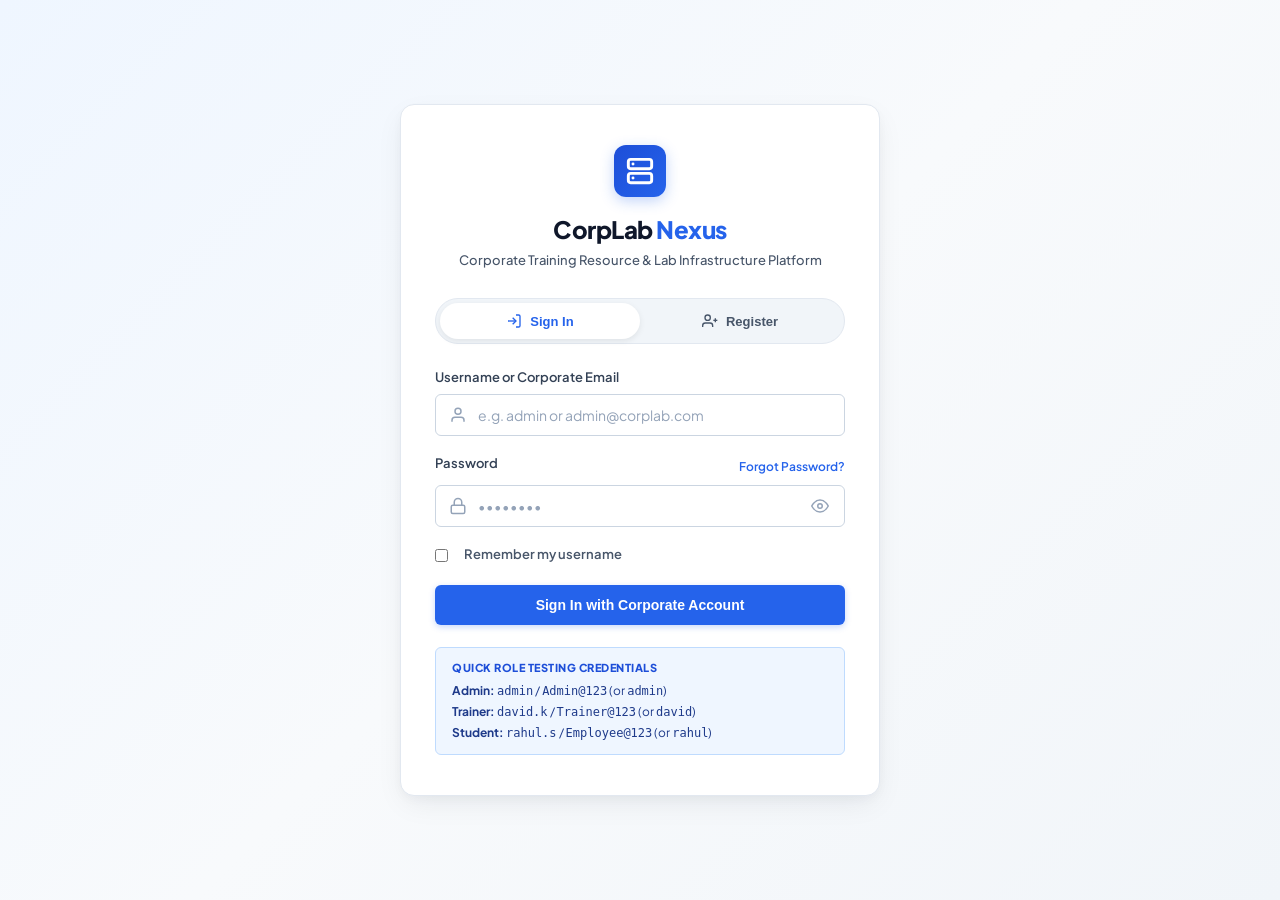
<file: backend/src/main/resources/static/login.html>
<!DOCTYPE html>
<html lang="en">
<head>
    <meta charset="UTF-8">
    <meta name="viewport" content="width=device-width, initial-scale=1.0">
    <title>CorpLab Nexus | Enterprise Portal Login</title>
    <link rel="preconnect" href="https://fonts.googleapis.com">
    <link rel="preconnect" href="https://fonts.gstatic.com" crossorigin>
    <link href="https://fonts.googleapis.com/css2?family=Plus+Jakarta+Sans:wght@400;500;600;700;800&family=JetBrains+Mono:wght@400;500;600&display=swap" rel="stylesheet">
    <link rel="stylesheet" href="css/app.css">
</head>
<body class="auth-body">

<div class="auth-page-wrapper">
    <div class="auth-card-enterprise">
        <!-- Brand Header with SVG Emblem -->
        <div class="brand-hero">
            <div class="brand-logo-hex">
                <svg width="28" height="28" viewBox="0 0 24 24" fill="none" stroke="currentColor" stroke-width="2.5" stroke-linecap="round" stroke-linejoin="round">
                    <rect x="2" y="2" width="20" height="8" rx="2" ry="2"></rect>
                    <rect x="2" y="14" width="20" height="8" rx="2" ry="2"></rect>
                    <line x1="6" y1="6" x2="6.01" y2="6"></line>
                    <line x1="6" y1="18" x2="6.01" y2="18"></line>
                </svg>
            </div>
            <h1 class="brand-name">CorpLab <span class="highlight">Nexus</span></h1>
            <p class="brand-subtitle">Corporate Training Resource & Lab Infrastructure Platform</p>
        </div>

        <!-- Auth Tabs (Sign In / Register) -->
        <div class="auth-pill-tabs">
            <button class="pill-tab active" id="tab-login" onclick="switchAuthTab('login')">
                <svg width="16" height="16" viewBox="0 0 24 24" fill="none" stroke="currentColor" stroke-width="2"><path d="M15 3h4a2 2 0 0 1 2 2v14a2 2 0 0 1-2 2h-4"></path><polyline points="10 17 15 12 10 7"></polyline><line x1="15" y1="12" x2="3" y2="12"></line></svg>
                Sign In
            </button>
            <button class="pill-tab" id="tab-register" onclick="switchAuthTab('register')">
                <svg width="16" height="16" viewBox="0 0 24 24" fill="none" stroke="currentColor" stroke-width="2"><path d="M16 21v-2a4 4 0 0 0-4-4H5a4 4 0 0 0-4 4v2"></path><circle cx="8.5" cy="7" r="4"></circle><line x1="20" y1="8" x2="20" y2="14"></line><line x1="23" y1="11" x2="17" y2="11"></line></svg>
                Register
            </button>
        </div>

        <!-- Alert Notification Box -->
        <div id="alert-box" class="alert-banner" style="display: none;"></div>

        <!-- Sign In Form -->
        <form id="form-login" onsubmit="handleLogin(event)" novalidate>
            <div class="form-group">
                <label for="login-identifier">Username or Corporate Email</label>
                <div class="input-with-icon">
                    <svg class="field-icon" width="18" height="18" viewBox="0 0 24 24" fill="none" stroke="currentColor" stroke-width="2"><path d="M20 21v-2a4 4 0 0 0-4-4H8a4 4 0 0 0-4 4v2"></path><circle cx="12" cy="7" r="4"></circle></svg>
                    <input type="text" id="login-identifier" class="form-control" required placeholder="e.g. admin or admin@corplab.com" autocomplete="username">
                </div>
            </div>

            <div class="form-group">
                <div class="label-row">
                    <label for="login-password">Password</label>
                    <a href="javascript:void(0)" class="link-muted" onclick="openForgotModal()">Forgot Password?</a>
                </div>
                <div class="input-with-icon">
                    <svg class="field-icon" width="18" height="18" viewBox="0 0 24 24" fill="none" stroke="currentColor" stroke-width="2"><rect x="3" y="11" width="18" height="11" rx="2" ry="2"></rect><path d="M7 11V7a5 5 0 0 1 10 0v4"></path></svg>
                    <input type="password" id="login-password" class="form-control" required placeholder="••••••••" autocomplete="current-password">
                    <button type="button" class="btn-toggle-pw" onclick="togglePasswordVisibility('login-password', this)" title="Show/Hide Password">
                        <svg class="eye-icon" width="18" height="18" viewBox="0 0 24 24" fill="none" stroke="currentColor" stroke-width="2"><path d="M1 12s4-8 11-8 11 8 11 8-4 8-11 8-11-8-11-8z"></path><circle cx="12" cy="12" r="3"></circle></svg>
                    </button>
                </div>
            </div>

            <div class="form-row-checkbox">
                <label class="checkbox-container">
                    <input type="checkbox" id="remember-me">
                    <span class="checkmark"></span>
                    <span class="checkbox-label">Remember my username</span>
                </label>
            </div>

            <button type="submit" class="btn-submit-primary" id="btn-login-submit">
                <span class="btn-spinner" id="login-spinner" style="display: none;"></span>
                <span id="login-btn-text">Sign In with Corporate Account</span>
            </button>
        </form>

        <!-- Quick Demo Credentials Guide -->
        <div class="demo-creds-card">
            <div class="demo-title">Quick Role Testing Credentials</div>
            <div class="demo-code">
                <div><strong>Admin:</strong> <code>admin</code> / <code>Admin@123</code> (or <code>admin</code>)</div>
                <div><strong>Trainer:</strong> <code>david.k</code> / <code>Trainer@123</code> (or <code>david</code>)</div>
                <div><strong>Student:</strong> <code>rahul.s</code> / <code>Employee@123</code> (or <code>rahul</code>)</div>
            </div>
        </div>

        <!-- Register Form -->
        <form id="form-register" style="display: none;" onsubmit="handleRegister(event)" novalidate>
            <div class="form-group">
                <label for="reg-username">Choose Username</label>
                <div class="input-with-icon">
                    <svg class="field-icon" width="18" height="18" viewBox="0 0 24 24" fill="none" stroke="currentColor" stroke-width="2"><path d="M20 21v-2a4 4 0 0 0-4-4H8a4 4 0 0 0-4 4v2"></path><circle cx="12" cy="7" r="4"></circle></svg>
                    <input type="text" id="reg-username" class="form-control" required placeholder="e.g. johndoe">
                </div>
            </div>

            <div class="form-group">
                <label for="reg-email">Corporate Email Address</label>
                <div class="input-with-icon">
                    <svg class="field-icon" width="18" height="18" viewBox="0 0 24 24" fill="none" stroke="currentColor" stroke-width="2"><path d="M4 4h16c1.1 0 2 .9 2 2v12c0 1.1-.9 2-2 2H4c-1.1 0-2-.9-2-2V6c0-1.1.9-2 2-2z"></path><polyline points="22,6 12,13 2,6"></polyline></svg>
                    <input type="email" id="reg-email" class="form-control" required placeholder="john.doe@company.com">
                </div>
            </div>

            <div class="form-group">
                <label for="reg-role">Account Role</label>
                <select id="reg-role" class="form-control">
                    <option value="EMPLOYEE">Corporate Employee / Trainee</option>
                    <option value="TRAINER">Certified Trainer / Instructor</option>
                    <option value="ADMIN">System Administrator</option>
                </select>
            </div>

            <div class="form-group">
                <label for="reg-password">Password (Minimum 6 Characters)</label>
                <div class="input-with-icon">
                    <svg class="field-icon" width="18" height="18" viewBox="0 0 24 24" fill="none" stroke="currentColor" stroke-width="2"><rect x="3" y="11" width="18" height="11" rx="2" ry="2"></rect><path d="M7 11V7a5 5 0 0 1 10 0v4"></path></svg>
                    <input type="password" id="reg-password" class="form-control" required placeholder="••••••••" minlength="6">
                    <button type="button" class="btn-toggle-pw" onclick="togglePasswordVisibility('reg-password', this)" title="Show/Hide Password">
                        <svg class="eye-icon" width="18" height="18" viewBox="0 0 24 24" fill="none" stroke="currentColor" stroke-width="2"><path d="M1 12s4-8 11-8 11 8 11 8-4 8-11 8-11-8z"></path><circle cx="12" cy="12" r="3"></circle></svg>
                    </button>
                </div>
            </div>

            <button type="submit" class="btn-submit-primary" id="btn-reg-submit">
                <span class="btn-spinner" id="reg-spinner" style="display: none;"></span>
                <span id="reg-btn-text">Create Account</span>
            </button>
        </form>
    </div>
</div>

<!-- Forgot Password Modal -->
<div id="forgot-modal" class="modal-overlay" style="display: none;">
    <div class="modal-card">
        <div class="modal-header">
            <h3>Password Recovery</h3>
            <button class="modal-close" onclick="closeForgotModal()">&times;</button>
        </div>
        <div class="modal-body">
            <p class="modal-desc">Enter your username or registered corporate email address to generate a security reset code.</p>
            <div class="form-group">
                <label for="forgot-identifier">Username or Email</label>
                <input type="text" id="forgot-identifier" class="form-control" placeholder="admin or admin@corplab.com">
            </div>
            <div id="forgot-result" class="alert-banner" style="display: none;"></div>
        </div>
        <div class="modal-footer">
            <button class="btn-secondary" onclick="closeForgotModal()">Cancel</button>
            <button class="btn-submit-primary" style="width: auto; padding: 10px 20px;" onclick="handleForgotPassword()">Send Reset Code</button>
        </div>
    </div>
</div>

<script src="js/auth.js?v=3.5"></script>
</body>
</html>
</file>
<file: frontend/css/app.css>
/**
 * CorpLab Nexus | Enterprise Master Design System
 * Theme: Clean Light Corporate Enterprise (Human-Crafted Production Architecture)
 * Inspired by: Workday, Salesforce, Jira, GitHub Enterprise, and Microsoft 365
 */

:root {
    /* Base & Surfaces (Clean Crisp White & Slate) */
    --bg-base: #f8fafc;
    --bg-surface: #ffffff;
    --bg-card: #ffffff;
    --bg-card-hover: #f1f5f9;
    --bg-input: #ffffff;
    --border-color: #e2e8f0;
    --border-focus: #2563eb;

    /* Corporate Brand Primary (Classic Enterprise Royal Blue) */
    --primary: #2563eb;
    --primary-hover: #1d4ed8;
    --primary-glow: rgba(37, 99, 235, 0.12);

    /* Accents & Status */
    --accent-cyan: #0284c7;
    --success: #059669;
    --warning: #d97706;
    --danger: #dc2626;

    /* Typography (High-Contrast Charcoal & Slate) */
    --text-primary: #0f172a;
    --text-secondary: #475569;
    --text-muted: #64748b;

    /* Geometry & Spacing */
    --radius-sm: 6px;
    --radius-md: 10px;
    --radius-lg: 14px;
    --radius-full: 9999px;

    /* Elevation & Shadows (Clean Human Shadow System) */
    --shadow-card: 0 1px 3px 0 rgba(0, 0, 0, 0.08), 0 1px 2px -1px rgba(0, 0, 0, 0.04);
    --shadow-dropdown: 0 10px 25px -5px rgba(0, 0, 0, 0.1), 0 8px 10px -6px rgba(0, 0, 0, 0.05);
    --shadow-glow: 0 4px 12px rgba(37, 99, 235, 0.12);
    --transition: all 0.2s cubic-bezier(0.16, 1, 0.3, 1);
}

* {
    box-sizing: border-box;
    margin: 0;
    padding: 0;
}

body {
    font-family: 'Plus Jakarta Sans', -apple-system, BlinkMacSystemFont, "Segoe UI", Roboto, sans-serif;
    background-color: var(--bg-base);
    color: var(--text-primary);
    line-height: 1.5;
    min-height: 100vh;
    -webkit-font-smoothing: antialiased;
}

/* ====================================================================
   1. AUTHENTICATION PAGE STYLES (BRIGHT LIGHT ENTERPRISE)
   ==================================================================== */
.auth-body {
    background: linear-gradient(135deg, #eff6ff 0%, #f8fafc 50%, #f1f5f9 100%);
    display: flex;
    align-items: center;
    justify-content: center;
    padding: 24px;
    min-height: 100vh;
}

.auth-page-wrapper {
    width: 100%;
    max-width: 480px;
}

.auth-card-enterprise {
    background: #ffffff;
    border: 1px solid var(--border-color);
    border-radius: var(--radius-lg);
    padding: 40px 34px;
    box-shadow: 0 10px 30px -5px rgba(15, 23, 42, 0.08), 0 4px 12px -2px rgba(15, 23, 42, 0.04);
    position: relative;
}

.brand-hero {
    text-align: center;
    margin-bottom: 28px;
}

.brand-logo-hex {
    width: 52px;
    height: 52px;
    margin: 0 auto 14px;
    background: linear-gradient(135deg, #1d4ed8 0%, #2563eb 100%);
    border-radius: 12px;
    display: flex;
    align-items: center;
    justify-content: center;
    color: #ffffff;
    box-shadow: 0 4px 14px rgba(37, 99, 235, 0.28);
}

.brand-name {
    font-size: 24px;
    font-weight: 800;
    letter-spacing: -0.5px;
    color: #0f172a;
}

.brand-name .highlight {
    color: var(--primary);
}

.brand-subtitle {
    font-size: 13px;
    color: var(--text-secondary);
    margin-top: 4px;
    font-weight: 500;
}

.auth-pill-tabs {
    display: flex;
    background: #f1f5f9;
    padding: 4px;
    border-radius: var(--radius-full);
    margin-bottom: 24px;
    border: 1px solid var(--border-color);
}

.pill-tab {
    flex: 1;
    display: flex;
    align-items: center;
    justify-content: center;
    gap: 8px;
    padding: 10px 16px;
    border: none;
    background: transparent;
    color: var(--text-secondary);
    font-size: 13px;
    font-weight: 700;
    border-radius: var(--radius-full);
    cursor: pointer;
    transition: var(--transition);
}

.pill-tab.active {
    background: #ffffff;
    color: var(--primary);
    box-shadow: 0 2px 6px rgba(0, 0, 0, 0.08);
}

/* Form Controls */
.form-group {
    margin-bottom: 18px;
}

.label-row {
    display: flex;
    justify-content: space-between;
    align-items: center;
    margin-bottom: 6px;
}

label {
    display: block;
    font-size: 13px;
    font-weight: 600;
    color: #334155;
    margin-bottom: 6px;
}

.input-with-icon {
    position: relative;
    display: flex;
    align-items: center;
}

.field-icon {
    position: absolute;
    left: 14px;
    color: #94a3b8;
    pointer-events: none;
}

.form-control {
    width: 100%;
    padding: 11px 14px 11px 42px;
    background: #ffffff;
    border: 1px solid #cbd5e1;
    border-radius: var(--radius-sm);
    color: #0f172a;
    font-size: 14px;
    font-family: inherit;
    transition: var(--transition);
    outline: none;
}

.form-control:focus {
    border-color: var(--primary);
    box-shadow: 0 0 0 3px rgba(37, 99, 235, 0.15);
}

.form-control::placeholder {
    color: #94a3b8;
}

.btn-toggle-pw {
    position: absolute;
    right: 12px;
    background: none;
    border: none;
    color: #94a3b8;
    cursor: pointer;
    display: flex;
    align-items: center;
    padding: 4px;
}

.btn-toggle-pw:hover {
    color: #334155;
}

.form-row-checkbox {
    margin-bottom: 20px;
}

.checkbox-container {
    display: flex;
    align-items: center;
    gap: 8px;
    cursor: pointer;
    user-select: none;
}

.checkbox-label {
    font-size: 13px;
    color: var(--text-secondary);
}

.btn-submit-primary {
    width: 100%;
    padding: 12px 18px;
    background: var(--primary);
    border: none;
    border-radius: var(--radius-sm);
    color: #ffffff;
    font-size: 14px;
    font-weight: 700;
    cursor: pointer;
    display: flex;
    align-items: center;
    justify-content: center;
    gap: 8px;
    transition: var(--transition);
    box-shadow: 0 2px 6px rgba(37, 99, 235, 0.25);
}

.btn-submit-primary:hover {
    background: var(--primary-hover);
    box-shadow: 0 4px 12px rgba(37, 99, 235, 0.35);
    transform: translateY(-1px);
}

.btn-submit-primary:disabled {
    opacity: 0.6;
    cursor: not-allowed;
    transform: none;
}

.btn-spinner {
    width: 16px;
    height: 16px;
    border: 2px solid rgba(255, 255, 255, 0.3);
    border-top-color: #ffffff;
    border-radius: 50%;
    animation: spin 0.8s linear infinite;
}

@keyframes spin {
    to { transform: rotate(360deg); }
}

.alert-banner {
    padding: 12px 16px;
    border-radius: var(--radius-sm);
    font-size: 13px;
    margin-bottom: 18px;
    line-height: 1.4;
}

.alert-error {
    background: #fef2f2;
    border: 1px solid #fecaca;
    color: #991b1b;
}

.alert-success {
    background: #ecfdf5;
    border: 1px solid #a7f3d0;
    color: #065f46;
}

.link-muted {
    font-size: 12px;
    color: var(--primary);
    text-decoration: none;
    font-weight: 600;
}

.link-muted:hover {
    text-decoration: underline;
}

.demo-creds-card {
    margin-top: 22px;
    padding: 12px 16px;
    background: #eff6ff;
    border: 1px solid #bfdbfe;
    border-radius: var(--radius-sm);
    text-align: left;
}

.demo-title {
    font-size: 11px;
    text-transform: uppercase;
    font-weight: 800;
    color: #1d4ed8;
    letter-spacing: 0.5px;
    margin-bottom: 6px;
}

.demo-code {
    display: flex;
    flex-direction: column;
    gap: 3px;
    font-size: 12px;
    color: #1e3a8a;
}

/* ====================================================================
   2. DASHBOARD LAYOUT & MASTER SHELL (BRIGHT ENTERPRISE)
   ==================================================================== */
.dashboard-shell {
    display: flex;
    flex-direction: column;
    height: 100vh;
    overflow: hidden;
}

/* Top Navigation Bar */
.top-navbar {
    height: 64px;
    background: #ffffff;
    border-bottom: 1px solid var(--border-color);
    display: flex;
    align-items: center;
    justify-content: space-between;
    padding: 0 24px;
    z-index: 100;
    box-shadow: 0 1px 3px rgba(0, 0, 0, 0.03);
}

.nav-left-brand {
    display: flex;
    align-items: center;
    gap: 12px;
}

.brand-icon-sm {
    width: 34px;
    height: 34px;
    background: linear-gradient(135deg, #1d4ed8 0%, #2563eb 100%);
    border-radius: 8px;
    display: flex;
    align-items: center;
    justify-content: center;
    color: #ffffff;
    box-shadow: 0 2px 6px rgba(37, 99, 235, 0.25);
}

.nav-title {
    font-size: 17px;
    font-weight: 800;
    letter-spacing: -0.3px;
    color: #0f172a;
}

.nav-title span {
    color: var(--primary);
}

.nav-right-actions {
    display: flex;
    align-items: center;
    gap: 16px;
}

.health-pill {
    display: flex;
    align-items: center;
    gap: 8px;
    padding: 6px 12px;
    background: #ecfdf5;
    border: 1px solid #a7f3d0;
    border-radius: var(--radius-full);
    font-size: 12px;
    font-weight: 600;
    color: #065f46;
}

.health-dot {
    width: 8px;
    height: 8px;
    background: #10b981;
    border-radius: 50%;
}

.user-profile-badge {
    display: flex;
    align-items: center;
    gap: 10px;
    padding: 4px 10px 4px 4px;
    background: #f8fafc;
    border: 1px solid var(--border-color);
    border-radius: var(--radius-full);
}

.avatar-bubble {
    width: 32px;
    height: 32px;
    background: var(--primary);
    color: #ffffff;
    font-size: 12px;
    font-weight: 700;
    border-radius: 50%;
    display: flex;
    align-items: center;
    justify-content: center;
}

.user-meta-name {
    font-size: 13px;
    font-weight: 600;
    color: #0f172a;
}

.user-role-tag {
    font-size: 10px;
    text-transform: uppercase;
    font-weight: 800;
    background: #eff6ff;
    color: #2563eb;
    border: 1px solid #bfdbfe;
    padding: 2px 6px;
    border-radius: var(--radius-sm);
    margin-left: 4px;
}

.btn-signout {
    background: #fee2e2;
    border: 1px solid #fecaca;
    color: #b91c1c;
    padding: 7px 14px;
    border-radius: var(--radius-sm);
    font-size: 12px;
    font-weight: 700;
    cursor: pointer;
    transition: var(--transition);
}

.btn-signout:hover {
    background: var(--danger);
    color: #ffffff;
}

/* Dashboard Workspace Body */
.dashboard-workspace {
    display: flex;
    flex: 1;
    overflow: hidden;
}

/* Sidebar */
.dashboard-sidebar {
    width: 260px;
    background: #ffffff;
    border-right: 1px solid var(--border-color);
    display: flex;
    flex-direction: column;
    overflow-y: auto;
    padding: 16px 0;
}

.sidebar-category-title {
    font-size: 11px;
    font-weight: 800;
    text-transform: uppercase;
    letter-spacing: 0.8px;
    color: #94a3b8;
    padding: 16px 20px 6px;
}

.sidebar-menu-btn {
    width: 100%;
    display: flex;
    align-items: center;
    gap: 12px;
    padding: 11px 20px;
    background: transparent;
    border: none;
    border-left: 3px solid transparent;
    color: var(--text-secondary);
    font-size: 13px;
    font-weight: 600;
    cursor: pointer;
    text-align: left;
    transition: var(--transition);
}

.sidebar-menu-btn svg {
    flex-shrink: 0;
    color: #64748b;
}

.sidebar-menu-btn:hover {
    background: #f8fafc;
    color: #0f172a;
}

.sidebar-menu-btn:hover svg {
    color: #0f172a;
}

.sidebar-menu-btn.active {
    background: #eff6ff;
    border-left-color: var(--primary);
    color: #1d4ed8;
    font-weight: 700;
}

.sidebar-menu-btn.active svg {
    color: var(--primary);
}

/* Main Content Area */
.dashboard-content {
    flex: 1;
    overflow-y: auto;
    background: var(--bg-base);
    padding: 24px 32px;
}

.content-header-row {
    display: flex;
    justify-content: space-between;
    align-items: center;
    margin-bottom: 24px;
}

.view-heading h2 {
    font-size: 22px;
    font-weight: 800;
    letter-spacing: -0.5px;
    color: #0f172a;
}

.view-heading p {
    font-size: 13px;
    color: var(--text-secondary);
    margin-top: 2px;
}

/* Overview Stat Cards Grid */
.stats-grid-8 {
    display: grid;
    grid-template-columns: repeat(auto-fit, minmax(210px, 1fr));
    gap: 16px;
    margin-bottom: 28px;
}

.stat-metric-card {
    background: #ffffff;
    border: 1px solid var(--border-color);
    border-radius: var(--radius-md);
    padding: 20px;
    position: relative;
    overflow: hidden;
    box-shadow: var(--shadow-card);
    transition: var(--transition);
}

.stat-metric-card:hover {
    border-color: #cbd5e1;
    transform: translateY(-2px);
    box-shadow: 0 4px 12px rgba(15, 23, 42, 0.08);
}

.stat-card-header {
    display: flex;
    justify-content: space-between;
    align-items: center;
    color: var(--text-muted);
    margin-bottom: 8px;
}

.stat-icon {
    width: 34px;
    height: 34px;
    border-radius: 8px;
    background: #eff6ff;
    display: flex;
    align-items: center;
    justify-content: center;
    color: var(--primary);
}

.stat-value {
    font-size: 28px;
    font-weight: 800;
    color: #0f172a;
    line-height: 1.1;
}

.stat-label {
    font-size: 13px;
    color: var(--text-secondary);
    margin-top: 4px;
    font-weight: 500;
}

/* Charts & Analytics Container */
.charts-split-grid {
    display: grid;
    grid-template-columns: 2fr 1fr;
    gap: 20px;
    margin-bottom: 28px;
}

@media (max-width: 1024px) {
    .charts-split-grid { grid-template-columns: 1fr; }
}

.chart-card-panel {
    background: #ffffff;
    border: 1px solid var(--border-color);
    border-radius: var(--radius-md);
    padding: 20px;
    box-shadow: var(--shadow-card);
}

.panel-header-title {
    font-size: 15px;
    font-weight: 700;
    color: #0f172a;
    margin-bottom: 16px;
    display: flex;
    justify-content: space-between;
    align-items: center;
}

/* Data Table Panels */
.data-panel-card {
    background: #ffffff;
    border: 1px solid var(--border-color);
    border-radius: var(--radius-md);
    padding: 20px;
    margin-bottom: 24px;
    box-shadow: var(--shadow-card);
}

.table-toolbar-row {
    display: flex;
    justify-content: space-between;
    align-items: center;
    gap: 16px;
    margin-bottom: 18px;
    flex-wrap: wrap;
}

.table-search-input {
    padding: 8px 14px 8px 36px;
    background: #ffffff;
    border: 1px solid #cbd5e1;
    border-radius: var(--radius-sm);
    color: #0f172a;
    font-size: 13px;
    width: 260px;
    outline: none;
    transition: var(--transition);
}

.table-search-input:focus {
    border-color: var(--primary);
    box-shadow: 0 0 0 3px rgba(37, 99, 235, 0.12);
}

.btn-action-primary {
    padding: 9px 18px;
    background: var(--primary);
    color: #ffffff;
    border: none;
    border-radius: var(--radius-sm);
    font-size: 13px;
    font-weight: 700;
    cursor: pointer;
    display: inline-flex;
    align-items: center;
    gap: 8px;
    transition: var(--transition);
    box-shadow: 0 2px 4px rgba(37, 99, 235, 0.2);
}

.btn-action-primary:hover {
    background: var(--primary-hover);
    transform: translateY(-1px);
}

.enterprise-data-table {
    width: 100%;
    border-collapse: collapse;
    font-size: 13px;
    text-align: left;
}

.enterprise-data-table th {
    padding: 12px 14px;
    background: #f8fafc;
    color: #475569;
    font-weight: 700;
    text-transform: uppercase;
    font-size: 11px;
    letter-spacing: 0.5px;
    border-bottom: 1px solid var(--border-color);
}

.enterprise-data-table td {
    padding: 14px;
    border-bottom: 1px solid #f1f5f9;
    color: #1e293b;
    vertical-align: middle;
}

.enterprise-data-table tr:hover td {
    background: #f8fafc;
}

/* Status Badges (Clean Professional Light Palette) */
.status-badge {
    display: inline-block;
    padding: 4px 10px;
    border-radius: var(--radius-full);
    font-size: 11px;
    font-weight: 800;
    letter-spacing: 0.5px;
    text-transform: uppercase;
}

.status-available, .status-active, .status-approved {
    background: #ecfdf5;
    color: #047857;
    border: 1px solid #a7f3d0;
}

.status-reserved, .status-pending, .status-ongoing {
    background: #fffbeb;
    color: #b45309;
    border: 1px solid #fde68a;
}

.status-maintenance, .status-rejected, .status-closed {
    background: #fef2f2;
    color: #b91c1c;
    border: 1px solid #fecaca;
}

/* Modals */
.modal-overlay {
    position: fixed;
    top: 0; left: 0; right: 0; bottom: 0;
    background: rgba(15, 23, 42, 0.5);
    backdrop-filter: blur(4px);
    display: flex;
    align-items: center;
    justify-content: center;
    z-index: 1000;
    padding: 20px;
}

.modal-card {
    background: #ffffff;
    border: 1px solid var(--border-color);
    border-radius: var(--radius-md);
    width: 100%;
    max-width: 540px;
    box-shadow: 0 20px 25px -5px rgba(0, 0, 0, 0.1), 0 8px 10px -6px rgba(0, 0, 0, 0.05);
    overflow: hidden;
}

.modal-header {
    display: flex;
    justify-content: space-between;
    align-items: center;
    padding: 18px 22px;
    border-bottom: 1px solid var(--border-color);
}

.modal-header h3 {
    font-size: 16px;
    font-weight: 700;
    color: #0f172a;
}

.modal-close {
    background: none;
    border: none;
    color: #94a3b8;
    font-size: 24px;
    cursor: pointer;
    line-height: 1;
}

.modal-close:hover {
    color: #0f172a;
}

.modal-body {
    padding: 22px;
    max-height: 70vh;
    overflow-y: auto;
    color: #334155;
}

.modal-footer {
    display: flex;
    justify-content: flex-end;
    gap: 12px;
    padding: 16px 22px;
    border-top: 1px solid var(--border-color);
    background: #f8fafc;
}

.btn-secondary {
    padding: 8px 16px;
    background: #ffffff;
    border: 1px solid #cbd5e1;
    border-radius: var(--radius-sm);
    color: #475569;
    font-size: 13px;
    font-weight: 600;
    cursor: pointer;
    transition: var(--transition);
}

.btn-secondary:hover {
    color: #0f172a;
    border-color: #94a3b8;
    background: #f8fafc;
}

.btn-tbl-action {
    padding: 5px 10px;
    font-size: 11px;
    font-weight: 700;
    border-radius: var(--radius-sm);
    border: none;
    cursor: pointer;
    margin-right: 6px;
    transition: var(--transition);
}

.btn-tbl-edit {
    background: #eff6ff;
    color: #1d4ed8;
    border: 1px solid #bfdbfe;
}

.btn-tbl-edit:hover {
    background: #dbeafe;
}

.btn-tbl-delete {
    background: #fef2f2;
    color: #b91c1c;
    border: 1px solid #fecaca;
}

.btn-tbl-delete:hover {
    background: #fee2e2;
}

/* ====================================================================
   3. GOOGLE IDENTITY & MULTI-ROLE REAL-TIME TELEMETRY
   ==================================================================== */

.btn-google-auth {
    display: flex;
    align-items: center;
    justify-content: center;
    gap: 12px;
    width: 100%;
    padding: 12px 16px;
    background: #ffffff;
    color: #1e293b;
    font-size: 14px;
    font-weight: 600;
    border-radius: var(--radius-sm);
    border: 1px solid #cbd5e1;
    cursor: pointer;
    transition: var(--transition);
    margin-top: 14px;
    box-shadow: 0 1px 3px rgba(0, 0, 0, 0.05);
}

.btn-google-auth:hover {
    background: #f8fafc;
    border-color: #94a3b8;
    box-shadow: 0 2px 6px rgba(0, 0, 0, 0.08);
    transform: translateY(-1px);
}

.auth-divider {
    display: flex;
    align-items: center;
    text-align: center;
    margin: 20px 0 16px 0;
    color: var(--text-muted);
    font-size: 11px;
    text-transform: uppercase;
    letter-spacing: 0.8px;
    font-weight: 700;
}

.auth-divider::before, .auth-divider::after {
    content: '';
    flex: 1;
    border-bottom: 1px solid var(--border-color);
}

.auth-divider span {
    padding: 0 12px;
}

/* Google Account Selection Modal */
.google-account-list {
    display: flex;
    flex-direction: column;
    gap: 10px;
    margin-top: 14px;
}

.google-account-item {
    display: flex;
    align-items: center;
    gap: 14px;
    padding: 12px 14px;
    background: #ffffff;
    border: 1px solid var(--border-color);
    border-radius: var(--radius-md);
    cursor: pointer;
    transition: var(--transition);
}

.google-account-item:hover {
    background: #eff6ff;
    border-color: #93c5fd;
    transform: translateY(-1px);
}

.google-account-avatar {
    width: 40px;
    height: 40px;
    border-radius: 50%;
    display: flex;
    align-items: center;
    justify-content: center;
    font-weight: 800;
    font-size: 15px;
    color: #ffffff;
}

.google-account-meta {
    flex: 1;
}

.google-account-name {
    font-weight: 700;
    font-size: 14px;
    color: #0f172a;
}

.google-account-email {
    font-size: 12px;
    color: var(--text-secondary);
}

/* Role Switcher Pill in Header */
.role-pill-selector {
    display: flex;
    align-items: center;
    gap: 8px;
    background: #f8fafc;
    border: 1px solid var(--border-color);
    border-radius: var(--radius-full);
    padding: 5px 12px;
    font-size: 12px;
}

.role-pill-selector select {
    background: transparent;
    border: none;
    color: var(--primary);
    font-weight: 700;
    font-size: 12px;
    outline: none;
    cursor: pointer;
    font-family: inherit;
}

.role-pill-selector select option {
    background: #ffffff;
    color: #0f172a;
}

/* Notification Bell & Dropdown */
.notification-bell-btn {
    position: relative;
    background: #f8fafc;
    border: 1px solid var(--border-color);
    color: #475569;
    width: 38px;
    height: 38px;
    border-radius: var(--radius-md);
    display: flex;
    align-items: center;
    justify-content: center;
    cursor: pointer;
    transition: var(--transition);
}

.notification-bell-btn:hover {
    color: #0f172a;
    border-color: #cbd5e1;
    background: #f1f5f9;
}

.notification-badge-num {
    position: absolute;
    top: -5px;
    right: -5px;
    background: var(--danger);
    color: #ffffff;
    font-size: 10px;
    font-weight: 800;
    padding: 1px 6px;
    border-radius: var(--radius-full);
}

.notification-dropdown {
    position: absolute;
    top: 55px;
    right: 180px;
    width: 380px;
    background: #ffffff;
    border: 1px solid var(--border-color);
    border-radius: var(--radius-lg);
    box-shadow: var(--shadow-dropdown);
    z-index: 1000;
    display: none;
    overflow: hidden;
}

.notification-dropdown-header {
    display: flex;
    justify-content: space-between;
    align-items: center;
    padding: 14px 18px;
    border-bottom: 1px solid var(--border-color);
    background: #f8fafc;
}

.notification-dropdown-list {
    max-height: 350px;
    overflow-y: auto;
}

.notification-item {
    padding: 12px 18px;
    border-bottom: 1px solid #f1f5f9;
    font-size: 12px;
    display: flex;
    gap: 12px;
    align-items: flex-start;
    transition: var(--transition);
}

.notification-item:hover {
    background: #f8fafc;
}

.notification-item.unread {
    background: #eff6ff;
}

.notif-icon-bubble {
    width: 28px;
    height: 28px;
    border-radius: 50%;
    display: flex;
    align-items: center;
    justify-content: center;
    flex-shrink: 0;
    font-size: 13px;
}

/* Toast Notification Alerts */
.toast-container {
    position: fixed;
    bottom: 24px;
    right: 24px;
    display: flex;
    flex-direction: column;
    gap: 10px;
    z-index: 9999;
    pointer-events: none;
}

.toast-card {
    pointer-events: auto;
    background: #ffffff;
    border: 1px solid var(--border-color);
    border-left: 4px solid var(--primary);
    border-radius: var(--radius-md);
    padding: 14px 18px;
    min-width: 320px;
    max-width: 420px;
    box-shadow: 0 10px 25px -5px rgba(15, 23, 42, 0.12), 0 8px 10px -6px rgba(15, 23, 42, 0.08);
    display: flex;
    align-items: flex-start;
    gap: 12px;
    animation: toastSlideIn 0.3s cubic-bezier(0.16, 1, 0.3, 1);
    font-size: 13px;
    color: #0f172a;
}

.toast-card.teacher-alert {
    border-left-color: var(--accent-cyan);
}

.toast-card.student-alert {
    border-left-color: var(--success);
}

.toast-card.admin-alert {
    border-left-color: var(--warning);
}

@keyframes toastSlideIn {
    from {
        transform: translateX(120%);
        opacity: 0;
    }
    to {
        transform: translateX(0);
        opacity: 1;
    }
}

/* Student & Teacher Specialized View Cards */
.student-course-card {
    background: #ffffff;
    border: 1px solid var(--border-color);
    border-radius: var(--radius-lg);
    padding: 22px;
    display: flex;
    flex-direction: column;
    justify-content: space-between;
    box-shadow: var(--shadow-card);
    transition: var(--transition);
}

.student-course-card:hover {
    border-color: #93c5fd;
    box-shadow: 0 4px 14px rgba(37, 99, 235, 0.1);
    transform: translateY(-2px);
}

.progress-bar-track {
    width: 100%;
    height: 8px;
    background: #e2e8f0;
    border-radius: 4px;
    overflow: hidden;
    margin: 12px 0;
}

.progress-bar-fill {
    height: 100%;
    background: linear-gradient(90deg, #2563eb 0%, #0284c7 100%);
    border-radius: 4px;
}
</file>
<file: backend/src/main/resources/static/css/app.css>
/**
 * CorpLab Nexus | Enterprise Master Design System
 * Theme: Clean Light Corporate Enterprise (Human-Crafted Production Architecture)
 * Inspired by: Workday, Salesforce, Jira, GitHub Enterprise, and Microsoft 365
 */

:root {
    /* Base & Surfaces (Clean Crisp White & Slate) */
    --bg-base: #f8fafc;
    --bg-surface: #ffffff;
    --bg-card: #ffffff;
    --bg-card-hover: #f1f5f9;
    --bg-input: #ffffff;
    --border-color: #e2e8f0;
    --border-focus: #2563eb;

    /* Corporate Brand Primary (Classic Enterprise Royal Blue) */
    --primary: #2563eb;
    --primary-hover: #1d4ed8;
    --primary-glow: rgba(37, 99, 235, 0.12);

    /* Accents & Status */
    --accent-cyan: #0284c7;
    --success: #059669;
    --warning: #d97706;
    --danger: #dc2626;

    /* Typography (High-Contrast Charcoal & Slate) */
    --text-primary: #0f172a;
    --text-secondary: #475569;
    --text-muted: #64748b;

    /* Geometry & Spacing */
    --radius-sm: 6px;
    --radius-md: 10px;
    --radius-lg: 14px;
    --radius-full: 9999px;

    /* Elevation & Shadows (Clean Human Shadow System) */
    --shadow-card: 0 1px 3px 0 rgba(0, 0, 0, 0.08), 0 1px 2px -1px rgba(0, 0, 0, 0.04);
    --shadow-dropdown: 0 10px 25px -5px rgba(0, 0, 0, 0.1), 0 8px 10px -6px rgba(0, 0, 0, 0.05);
    --shadow-glow: 0 4px 12px rgba(37, 99, 235, 0.12);
    --transition: all 0.2s cubic-bezier(0.16, 1, 0.3, 1);
}

* {
    box-sizing: border-box;
    margin: 0;
    padding: 0;
}

body {
    font-family: 'Plus Jakarta Sans', -apple-system, BlinkMacSystemFont, "Segoe UI", Roboto, sans-serif;
    background-color: var(--bg-base);
    color: var(--text-primary);
    line-height: 1.5;
    min-height: 100vh;
    -webkit-font-smoothing: antialiased;
}

/* ====================================================================
   1. AUTHENTICATION PAGE STYLES (BRIGHT LIGHT ENTERPRISE)
   ==================================================================== */
.auth-body {
    background: linear-gradient(135deg, #eff6ff 0%, #f8fafc 50%, #f1f5f9 100%);
    display: flex;
    align-items: center;
    justify-content: center;
    padding: 24px;
    min-height: 100vh;
}

.auth-page-wrapper {
    width: 100%;
    max-width: 480px;
}

.auth-card-enterprise {
    background: #ffffff;
    border: 1px solid var(--border-color);
    border-radius: var(--radius-lg);
    padding: 40px 34px;
    box-shadow: 0 10px 30px -5px rgba(15, 23, 42, 0.08), 0 4px 12px -2px rgba(15, 23, 42, 0.04);
    position: relative;
}

.brand-hero {
    text-align: center;
    margin-bottom: 28px;
}

.brand-logo-hex {
    width: 52px;
    height: 52px;
    margin: 0 auto 14px;
    background: linear-gradient(135deg, #1d4ed8 0%, #2563eb 100%);
    border-radius: 12px;
    display: flex;
    align-items: center;
    justify-content: center;
    color: #ffffff;
    box-shadow: 0 4px 14px rgba(37, 99, 235, 0.28);
}

.brand-name {
    font-size: 24px;
    font-weight: 800;
    letter-spacing: -0.5px;
    color: #0f172a;
}

.brand-name .highlight {
    color: var(--primary);
}

.brand-subtitle {
    font-size: 13px;
    color: var(--text-secondary);
    margin-top: 4px;
    font-weight: 500;
}

.auth-pill-tabs {
    display: flex;
    background: #f1f5f9;
    padding: 4px;
    border-radius: var(--radius-full);
    margin-bottom: 24px;
    border: 1px solid var(--border-color);
}

.pill-tab {
    flex: 1;
    display: flex;
    align-items: center;
    justify-content: center;
    gap: 8px;
    padding: 10px 16px;
    border: none;
    background: transparent;
    color: var(--text-secondary);
    font-size: 13px;
    font-weight: 700;
    border-radius: var(--radius-full);
    cursor: pointer;
    transition: var(--transition);
}

.pill-tab.active {
    background: #ffffff;
    color: var(--primary);
    box-shadow: 0 2px 6px rgba(0, 0, 0, 0.08);
}

/* Form Controls */
.form-group {
    margin-bottom: 18px;
}

.label-row {
    display: flex;
    justify-content: space-between;
    align-items: center;
    margin-bottom: 6px;
}

label {
    display: block;
    font-size: 13px;
    font-weight: 600;
    color: #334155;
    margin-bottom: 6px;
}

.input-with-icon {
    position: relative;
    display: flex;
    align-items: center;
}

.field-icon {
    position: absolute;
    left: 14px;
    color: #94a3b8;
    pointer-events: none;
}

.form-control {
    width: 100%;
    padding: 11px 14px 11px 42px;
    background: #ffffff;
    border: 1px solid #cbd5e1;
    border-radius: var(--radius-sm);
    color: #0f172a;
    font-size: 14px;
    font-family: inherit;
    transition: var(--transition);
    outline: none;
}

.form-control:focus {
    border-color: var(--primary);
    box-shadow: 0 0 0 3px rgba(37, 99, 235, 0.15);
}

.form-control::placeholder {
    color: #94a3b8;
}

.btn-toggle-pw {
    position: absolute;
    right: 12px;
    background: none;
    border: none;
    color: #94a3b8;
    cursor: pointer;
    display: flex;
    align-items: center;
    padding: 4px;
}

.btn-toggle-pw:hover {
    color: #334155;
}

.form-row-checkbox {
    margin-bottom: 20px;
}

.checkbox-container {
    display: flex;
    align-items: center;
    gap: 8px;
    cursor: pointer;
    user-select: none;
}

.checkbox-label {
    font-size: 13px;
    color: var(--text-secondary);
}

.btn-submit-primary {
    width: 100%;
    padding: 12px 18px;
    background: var(--primary);
    border: none;
    border-radius: var(--radius-sm);
    color: #ffffff;
    font-size: 14px;
    font-weight: 700;
    cursor: pointer;
    display: flex;
    align-items: center;
    justify-content: center;
    gap: 8px;
    transition: var(--transition);
    box-shadow: 0 2px 6px rgba(37, 99, 235, 0.25);
}

.btn-submit-primary:hover {
    background: var(--primary-hover);
    box-shadow: 0 4px 12px rgba(37, 99, 235, 0.35);
    transform: translateY(-1px);
}

.btn-submit-primary:disabled {
    opacity: 0.6;
    cursor: not-allowed;
    transform: none;
}

.btn-spinner {
    width: 16px;
    height: 16px;
    border: 2px solid rgba(255, 255, 255, 0.3);
    border-top-color: #ffffff;
    border-radius: 50%;
    animation: spin 0.8s linear infinite;
}

@keyframes spin {
    to { transform: rotate(360deg); }
}

.alert-banner {
    padding: 12px 16px;
    border-radius: var(--radius-sm);
    font-size: 13px;
    margin-bottom: 18px;
    line-height: 1.4;
}

.alert-error {
    background: #fef2f2;
    border: 1px solid #fecaca;
    color: #991b1b;
}

.alert-success {
    background: #ecfdf5;
    border: 1px solid #a7f3d0;
    color: #065f46;
}

.link-muted {
    font-size: 12px;
    color: var(--primary);
    text-decoration: none;
    font-weight: 600;
}

.link-muted:hover {
    text-decoration: underline;
}

.demo-creds-card {
    margin-top: 22px;
    padding: 12px 16px;
    background: #eff6ff;
    border: 1px solid #bfdbfe;
    border-radius: var(--radius-sm);
    text-align: left;
}

.demo-title {
    font-size: 11px;
    text-transform: uppercase;
    font-weight: 800;
    color: #1d4ed8;
    letter-spacing: 0.5px;
    margin-bottom: 6px;
}

.demo-code {
    display: flex;
    flex-direction: column;
    gap: 3px;
    font-size: 12px;
    color: #1e3a8a;
}

/* ====================================================================
   2. DASHBOARD LAYOUT & MASTER SHELL (BRIGHT ENTERPRISE)
   ==================================================================== */
.dashboard-shell {
    display: flex;
    flex-direction: column;
    height: 100vh;
    overflow: hidden;
}

/* Top Navigation Bar */
.top-navbar {
    height: 64px;
    background: #ffffff;
    border-bottom: 1px solid var(--border-color);
    display: flex;
    align-items: center;
    justify-content: space-between;
    padding: 0 24px;
    z-index: 100;
    box-shadow: 0 1px 3px rgba(0, 0, 0, 0.03);
}

.nav-left-brand {
    display: flex;
    align-items: center;
    gap: 12px;
}

.brand-icon-sm {
    width: 34px;
    height: 34px;
    background: linear-gradient(135deg, #1d4ed8 0%, #2563eb 100%);
    border-radius: 8px;
    display: flex;
    align-items: center;
    justify-content: center;
    color: #ffffff;
    box-shadow: 0 2px 6px rgba(37, 99, 235, 0.25);
}

.nav-title {
    font-size: 17px;
    font-weight: 800;
    letter-spacing: -0.3px;
    color: #0f172a;
}

.nav-title span {
    color: var(--primary);
}

.nav-right-actions {
    display: flex;
    align-items: center;
    gap: 16px;
}

.health-pill {
    display: flex;
    align-items: center;
    gap: 8px;
    padding: 6px 12px;
    background: #ecfdf5;
    border: 1px solid #a7f3d0;
    border-radius: var(--radius-full);
    font-size: 12px;
    font-weight: 600;
    color: #065f46;
}

.health-dot {
    width: 8px;
    height: 8px;
    background: #10b981;
    border-radius: 50%;
}

.user-profile-badge {
    display: flex;
    align-items: center;
    gap: 10px;
    padding: 4px 10px 4px 4px;
    background: #f8fafc;
    border: 1px solid var(--border-color);
    border-radius: var(--radius-full);
}

.avatar-bubble {
    width: 32px;
    height: 32px;
    background: var(--primary);
    color: #ffffff;
    font-size: 12px;
    font-weight: 700;
    border-radius: 50%;
    display: flex;
    align-items: center;
    justify-content: center;
}

.user-meta-name {
    font-size: 13px;
    font-weight: 600;
    color: #0f172a;
}

.user-role-tag {
    font-size: 10px;
    text-transform: uppercase;
    font-weight: 800;
    background: #eff6ff;
    color: #2563eb;
    border: 1px solid #bfdbfe;
    padding: 2px 6px;
    border-radius: var(--radius-sm);
    margin-left: 4px;
}

.btn-signout {
    background: #fee2e2;
    border: 1px solid #fecaca;
    color: #b91c1c;
    padding: 7px 14px;
    border-radius: var(--radius-sm);
    font-size: 12px;
    font-weight: 700;
    cursor: pointer;
    transition: var(--transition);
}

.btn-signout:hover {
    background: var(--danger);
    color: #ffffff;
}

/* Dashboard Workspace Body */
.dashboard-workspace {
    display: flex;
    flex: 1;
    overflow: hidden;
}

/* Sidebar */
.dashboard-sidebar {
    width: 260px;
    background: #ffffff;
    border-right: 1px solid var(--border-color);
    display: flex;
    flex-direction: column;
    overflow-y: auto;
    padding: 16px 0;
}

.sidebar-category-title {
    font-size: 11px;
    font-weight: 800;
    text-transform: uppercase;
    letter-spacing: 0.8px;
    color: #94a3b8;
    padding: 16px 20px 6px;
}

.sidebar-menu-btn {
    width: 100%;
    display: flex;
    align-items: center;
    gap: 12px;
    padding: 11px 20px;
    background: transparent;
    border: none;
    border-left: 3px solid transparent;
    color: var(--text-secondary);
    font-size: 13px;
    font-weight: 600;
    cursor: pointer;
    text-align: left;
    transition: var(--transition);
}

.sidebar-menu-btn svg {
    flex-shrink: 0;
    color: #64748b;
}

.sidebar-menu-btn:hover {
    background: #f8fafc;
    color: #0f172a;
}

.sidebar-menu-btn:hover svg {
    color: #0f172a;
}

.sidebar-menu-btn.active {
    background: #eff6ff;
    border-left-color: var(--primary);
    color: #1d4ed8;
    font-weight: 700;
}

.sidebar-menu-btn.active svg {
    color: var(--primary);
}

/* Main Content Area */
.dashboard-content {
    flex: 1;
    overflow-y: auto;
    background: var(--bg-base);
    padding: 24px 32px;
}

.content-header-row {
    display: flex;
    justify-content: space-between;
    align-items: center;
    margin-bottom: 24px;
}

.view-heading h2 {
    font-size: 22px;
    font-weight: 800;
    letter-spacing: -0.5px;
    color: #0f172a;
}

.view-heading p {
    font-size: 13px;
    color: var(--text-secondary);
    margin-top: 2px;
}

/* Overview Stat Cards Grid */
.stats-grid-8 {
    display: grid;
    grid-template-columns: repeat(auto-fit, minmax(210px, 1fr));
    gap: 16px;
    margin-bottom: 28px;
}

.stat-metric-card {
    background: #ffffff;
    border: 1px solid var(--border-color);
    border-radius: var(--radius-md);
    padding: 20px;
    position: relative;
    overflow: hidden;
    box-shadow: var(--shadow-card);
    transition: var(--transition);
}

.stat-metric-card:hover {
    border-color: #cbd5e1;
    transform: translateY(-2px);
    box-shadow: 0 4px 12px rgba(15, 23, 42, 0.08);
}

.stat-card-header {
    display: flex;
    justify-content: space-between;
    align-items: center;
    color: var(--text-muted);
    margin-bottom: 8px;
}

.stat-icon {
    width: 34px;
    height: 34px;
    border-radius: 8px;
    background: #eff6ff;
    display: flex;
    align-items: center;
    justify-content: center;
    color: var(--primary);
}

.stat-value {
    font-size: 28px;
    font-weight: 800;
    color: #0f172a;
    line-height: 1.1;
}

.stat-label {
    font-size: 13px;
    color: var(--text-secondary);
    margin-top: 4px;
    font-weight: 500;
}

/* Charts & Analytics Container */
.charts-split-grid {
    display: grid;
    grid-template-columns: 2fr 1fr;
    gap: 20px;
    margin-bottom: 28px;
}

@media (max-width: 1024px) {
    .charts-split-grid { grid-template-columns: 1fr; }
}

.chart-card-panel {
    background: #ffffff;
    border: 1px solid var(--border-color);
    border-radius: var(--radius-md);
    padding: 20px;
    box-shadow: var(--shadow-card);
}

.panel-header-title {
    font-size: 15px;
    font-weight: 700;
    color: #0f172a;
    margin-bottom: 16px;
    display: flex;
    justify-content: space-between;
    align-items: center;
}

/* Data Table Panels */
.data-panel-card {
    background: #ffffff;
    border: 1px solid var(--border-color);
    border-radius: var(--radius-md);
    padding: 20px;
    margin-bottom: 24px;
    box-shadow: var(--shadow-card);
}

.table-toolbar-row {
    display: flex;
    justify-content: space-between;
    align-items: center;
    gap: 16px;
    margin-bottom: 18px;
    flex-wrap: wrap;
}

.table-search-input {
    padding: 8px 14px 8px 36px;
    background: #ffffff;
    border: 1px solid #cbd5e1;
    border-radius: var(--radius-sm);
    color: #0f172a;
    font-size: 13px;
    width: 260px;
    outline: none;
    transition: var(--transition);
}

.table-search-input:focus {
    border-color: var(--primary);
    box-shadow: 0 0 0 3px rgba(37, 99, 235, 0.12);
}

.btn-action-primary {
    padding: 9px 18px;
    background: var(--primary);
    color: #ffffff;
    border: none;
    border-radius: var(--radius-sm);
    font-size: 13px;
    font-weight: 700;
    cursor: pointer;
    display: inline-flex;
    align-items: center;
    gap: 8px;
    transition: var(--transition);
    box-shadow: 0 2px 4px rgba(37, 99, 235, 0.2);
}

.btn-action-primary:hover {
    background: var(--primary-hover);
    transform: translateY(-1px);
}

.enterprise-data-table {
    width: 100%;
    border-collapse: collapse;
    font-size: 13px;
    text-align: left;
}

.enterprise-data-table th {
    padding: 12px 14px;
    background: #f8fafc;
    color: #475569;
    font-weight: 700;
    text-transform: uppercase;
    font-size: 11px;
    letter-spacing: 0.5px;
    border-bottom: 1px solid var(--border-color);
}

.enterprise-data-table td {
    padding: 14px;
    border-bottom: 1px solid #f1f5f9;
    color: #1e293b;
    vertical-align: middle;
}

.enterprise-data-table tr:hover td {
    background: #f8fafc;
}

/* Status Badges (Clean Professional Light Palette) */
.status-badge {
    display: inline-block;
    padding: 4px 10px;
    border-radius: var(--radius-full);
    font-size: 11px;
    font-weight: 800;
    letter-spacing: 0.5px;
    text-transform: uppercase;
}

.status-available, .status-active, .status-approved {
    background: #ecfdf5;
    color: #047857;
    border: 1px solid #a7f3d0;
}

.status-reserved, .status-pending, .status-ongoing {
    background: #fffbeb;
    color: #b45309;
    border: 1px solid #fde68a;
}

.status-maintenance, .status-rejected, .status-closed {
    background: #fef2f2;
    color: #b91c1c;
    border: 1px solid #fecaca;
}

/* Modals */
.modal-overlay {
    position: fixed;
    top: 0; left: 0; right: 0; bottom: 0;
    background: rgba(15, 23, 42, 0.5);
    backdrop-filter: blur(4px);
    display: flex;
    align-items: center;
    justify-content: center;
    z-index: 1000;
    padding: 20px;
}

.modal-card {
    background: #ffffff;
    border: 1px solid var(--border-color);
    border-radius: var(--radius-md);
    width: 100%;
    max-width: 540px;
    box-shadow: 0 20px 25px -5px rgba(0, 0, 0, 0.1), 0 8px 10px -6px rgba(0, 0, 0, 0.05);
    overflow: hidden;
}

.modal-header {
    display: flex;
    justify-content: space-between;
    align-items: center;
    padding: 18px 22px;
    border-bottom: 1px solid var(--border-color);
}

.modal-header h3 {
    font-size: 16px;
    font-weight: 700;
    color: #0f172a;
}

.modal-close {
    background: none;
    border: none;
    color: #94a3b8;
    font-size: 24px;
    cursor: pointer;
    line-height: 1;
}

.modal-close:hover {
    color: #0f172a;
}

.modal-body {
    padding: 22px;
    max-height: 70vh;
    overflow-y: auto;
    color: #334155;
}

.modal-footer {
    display: flex;
    justify-content: flex-end;
    gap: 12px;
    padding: 16px 22px;
    border-top: 1px solid var(--border-color);
    background: #f8fafc;
}

.btn-secondary {
    padding: 8px 16px;
    background: #ffffff;
    border: 1px solid #cbd5e1;
    border-radius: var(--radius-sm);
    color: #475569;
    font-size: 13px;
    font-weight: 600;
    cursor: pointer;
    transition: var(--transition);
}

.btn-secondary:hover {
    color: #0f172a;
    border-color: #94a3b8;
    background: #f8fafc;
}

.btn-tbl-action {
    padding: 5px 10px;
    font-size: 11px;
    font-weight: 700;
    border-radius: var(--radius-sm);
    border: none;
    cursor: pointer;
    margin-right: 6px;
    transition: var(--transition);
}

.btn-tbl-edit {
    background: #eff6ff;
    color: #1d4ed8;
    border: 1px solid #bfdbfe;
}

.btn-tbl-edit:hover {
    background: #dbeafe;
}

.btn-tbl-delete {
    background: #fef2f2;
    color: #b91c1c;
    border: 1px solid #fecaca;
}

.btn-tbl-delete:hover {
    background: #fee2e2;
}

/* ====================================================================
   3. GOOGLE IDENTITY & MULTI-ROLE REAL-TIME TELEMETRY
   ==================================================================== */

.btn-google-auth {
    display: flex;
    align-items: center;
    justify-content: center;
    gap: 12px;
    width: 100%;
    padding: 12px 16px;
    background: #ffffff;
    color: #1e293b;
    font-size: 14px;
    font-weight: 600;
    border-radius: var(--radius-sm);
    border: 1px solid #cbd5e1;
    cursor: pointer;
    transition: var(--transition);
    margin-top: 14px;
    box-shadow: 0 1px 3px rgba(0, 0, 0, 0.05);
}

.btn-google-auth:hover {
    background: #f8fafc;
    border-color: #94a3b8;
    box-shadow: 0 2px 6px rgba(0, 0, 0, 0.08);
    transform: translateY(-1px);
}

.auth-divider {
    display: flex;
    align-items: center;
    text-align: center;
    margin: 20px 0 16px 0;
    color: var(--text-muted);
    font-size: 11px;
    text-transform: uppercase;
    letter-spacing: 0.8px;
    font-weight: 700;
}

.auth-divider::before, .auth-divider::after {
    content: '';
    flex: 1;
    border-bottom: 1px solid var(--border-color);
}

.auth-divider span {
    padding: 0 12px;
}

/* Google Account Selection Modal */
.google-account-list {
    display: flex;
    flex-direction: column;
    gap: 10px;
    margin-top: 14px;
}

.google-account-item {
    display: flex;
    align-items: center;
    gap: 14px;
    padding: 12px 14px;
    background: #ffffff;
    border: 1px solid var(--border-color);
    border-radius: var(--radius-md);
    cursor: pointer;
    transition: var(--transition);
}

.google-account-item:hover {
    background: #eff6ff;
    border-color: #93c5fd;
    transform: translateY(-1px);
}

.google-account-avatar {
    width: 40px;
    height: 40px;
    border-radius: 50%;
    display: flex;
    align-items: center;
    justify-content: center;
    font-weight: 800;
    font-size: 15px;
    color: #ffffff;
}

.google-account-meta {
    flex: 1;
}

.google-account-name {
    font-weight: 700;
    font-size: 14px;
    color: #0f172a;
}

.google-account-email {
    font-size: 12px;
    color: var(--text-secondary);
}

/* Role Switcher Pill in Header */
.role-pill-selector {
    display: flex;
    align-items: center;
    gap: 8px;
    background: #f8fafc;
    border: 1px solid var(--border-color);
    border-radius: var(--radius-full);
    padding: 5px 12px;
    font-size: 12px;
}

.role-pill-selector select {
    background: transparent;
    border: none;
    color: var(--primary);
    font-weight: 700;
    font-size: 12px;
    outline: none;
    cursor: pointer;
    font-family: inherit;
}

.role-pill-selector select option {
    background: #ffffff;
    color: #0f172a;
}

/* Notification Bell & Dropdown */
.notification-bell-btn {
    position: relative;
    background: #f8fafc;
    border: 1px solid var(--border-color);
    color: #475569;
    width: 38px;
    height: 38px;
    border-radius: var(--radius-md);
    display: flex;
    align-items: center;
    justify-content: center;
    cursor: pointer;
    transition: var(--transition);
}

.notification-bell-btn:hover {
    color: #0f172a;
    border-color: #cbd5e1;
    background: #f1f5f9;
}

.notification-badge-num {
    position: absolute;
    top: -5px;
    right: -5px;
    background: var(--danger);
    color: #ffffff;
    font-size: 10px;
    font-weight: 800;
    padding: 1px 6px;
    border-radius: var(--radius-full);
}

.notification-dropdown {
    position: absolute;
    top: 55px;
    right: 180px;
    width: 380px;
    background: #ffffff;
    border: 1px solid var(--border-color);
    border-radius: var(--radius-lg);
    box-shadow: var(--shadow-dropdown);
    z-index: 1000;
    display: none;
    overflow: hidden;
}

.notification-dropdown-header {
    display: flex;
    justify-content: space-between;
    align-items: center;
    padding: 14px 18px;
    border-bottom: 1px solid var(--border-color);
    background: #f8fafc;
}

.notification-dropdown-list {
    max-height: 350px;
    overflow-y: auto;
}

.notification-item {
    padding: 12px 18px;
    border-bottom: 1px solid #f1f5f9;
    font-size: 12px;
    display: flex;
    gap: 12px;
    align-items: flex-start;
    transition: var(--transition);
}

.notification-item:hover {
    background: #f8fafc;
}

.notification-item.unread {
    background: #eff6ff;
}

.notif-icon-bubble {
    width: 28px;
    height: 28px;
    border-radius: 50%;
    display: flex;
    align-items: center;
    justify-content: center;
    flex-shrink: 0;
    font-size: 13px;
}

/* Toast Notification Alerts */
.toast-container {
    position: fixed;
    bottom: 24px;
    right: 24px;
    display: flex;
    flex-direction: column;
    gap: 10px;
    z-index: 9999;
    pointer-events: none;
}

.toast-card {
    pointer-events: auto;
    background: #ffffff;
    border: 1px solid var(--border-color);
    border-left: 4px solid var(--primary);
    border-radius: var(--radius-md);
    padding: 14px 18px;
    min-width: 320px;
    max-width: 420px;
    box-shadow: 0 10px 25px -5px rgba(15, 23, 42, 0.12), 0 8px 10px -6px rgba(15, 23, 42, 0.08);
    display: flex;
    align-items: flex-start;
    gap: 12px;
    animation: toastSlideIn 0.3s cubic-bezier(0.16, 1, 0.3, 1);
    font-size: 13px;
    color: #0f172a;
}

.toast-card.teacher-alert {
    border-left-color: var(--accent-cyan);
}

.toast-card.student-alert {
    border-left-color: var(--success);
}

.toast-card.admin-alert {
    border-left-color: var(--warning);
}

@keyframes toastSlideIn {
    from {
        transform: translateX(120%);
        opacity: 0;
    }
    to {
        transform: translateX(0);
        opacity: 1;
    }
}

/* Student & Teacher Specialized View Cards */
.student-course-card {
    background: #ffffff;
    border: 1px solid var(--border-color);
    border-radius: var(--radius-lg);
    padding: 22px;
    display: flex;
    flex-direction: column;
    justify-content: space-between;
    box-shadow: var(--shadow-card);
    transition: var(--transition);
}

.student-course-card:hover {
    border-color: #93c5fd;
    box-shadow: 0 4px 14px rgba(37, 99, 235, 0.1);
    transform: translateY(-2px);
}

.progress-bar-track {
    width: 100%;
    height: 8px;
    background: #e2e8f0;
    border-radius: 4px;
    overflow: hidden;
    margin: 12px 0;
}

.progress-bar-fill {
    height: 100%;
    background: linear-gradient(90deg, #2563eb 0%, #0284c7 100%);
    border-radius: 4px;
}
</file>
